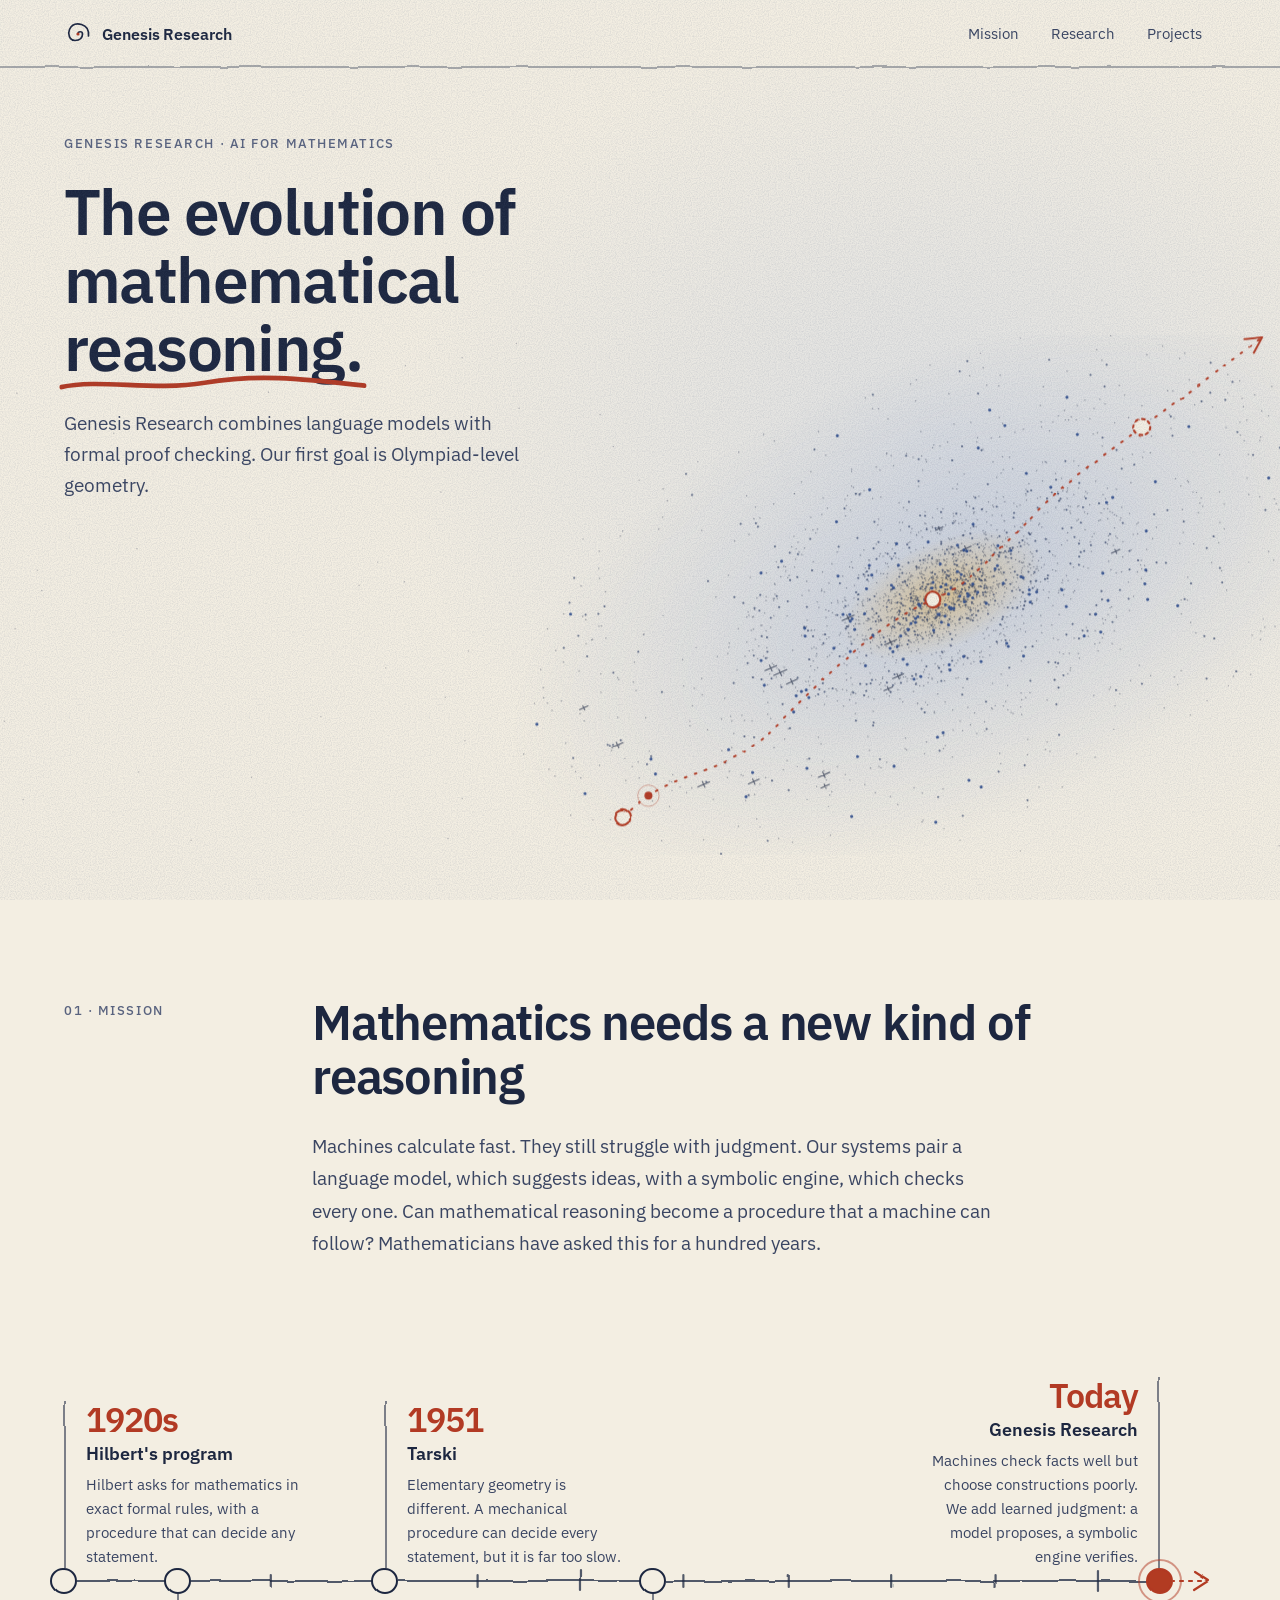
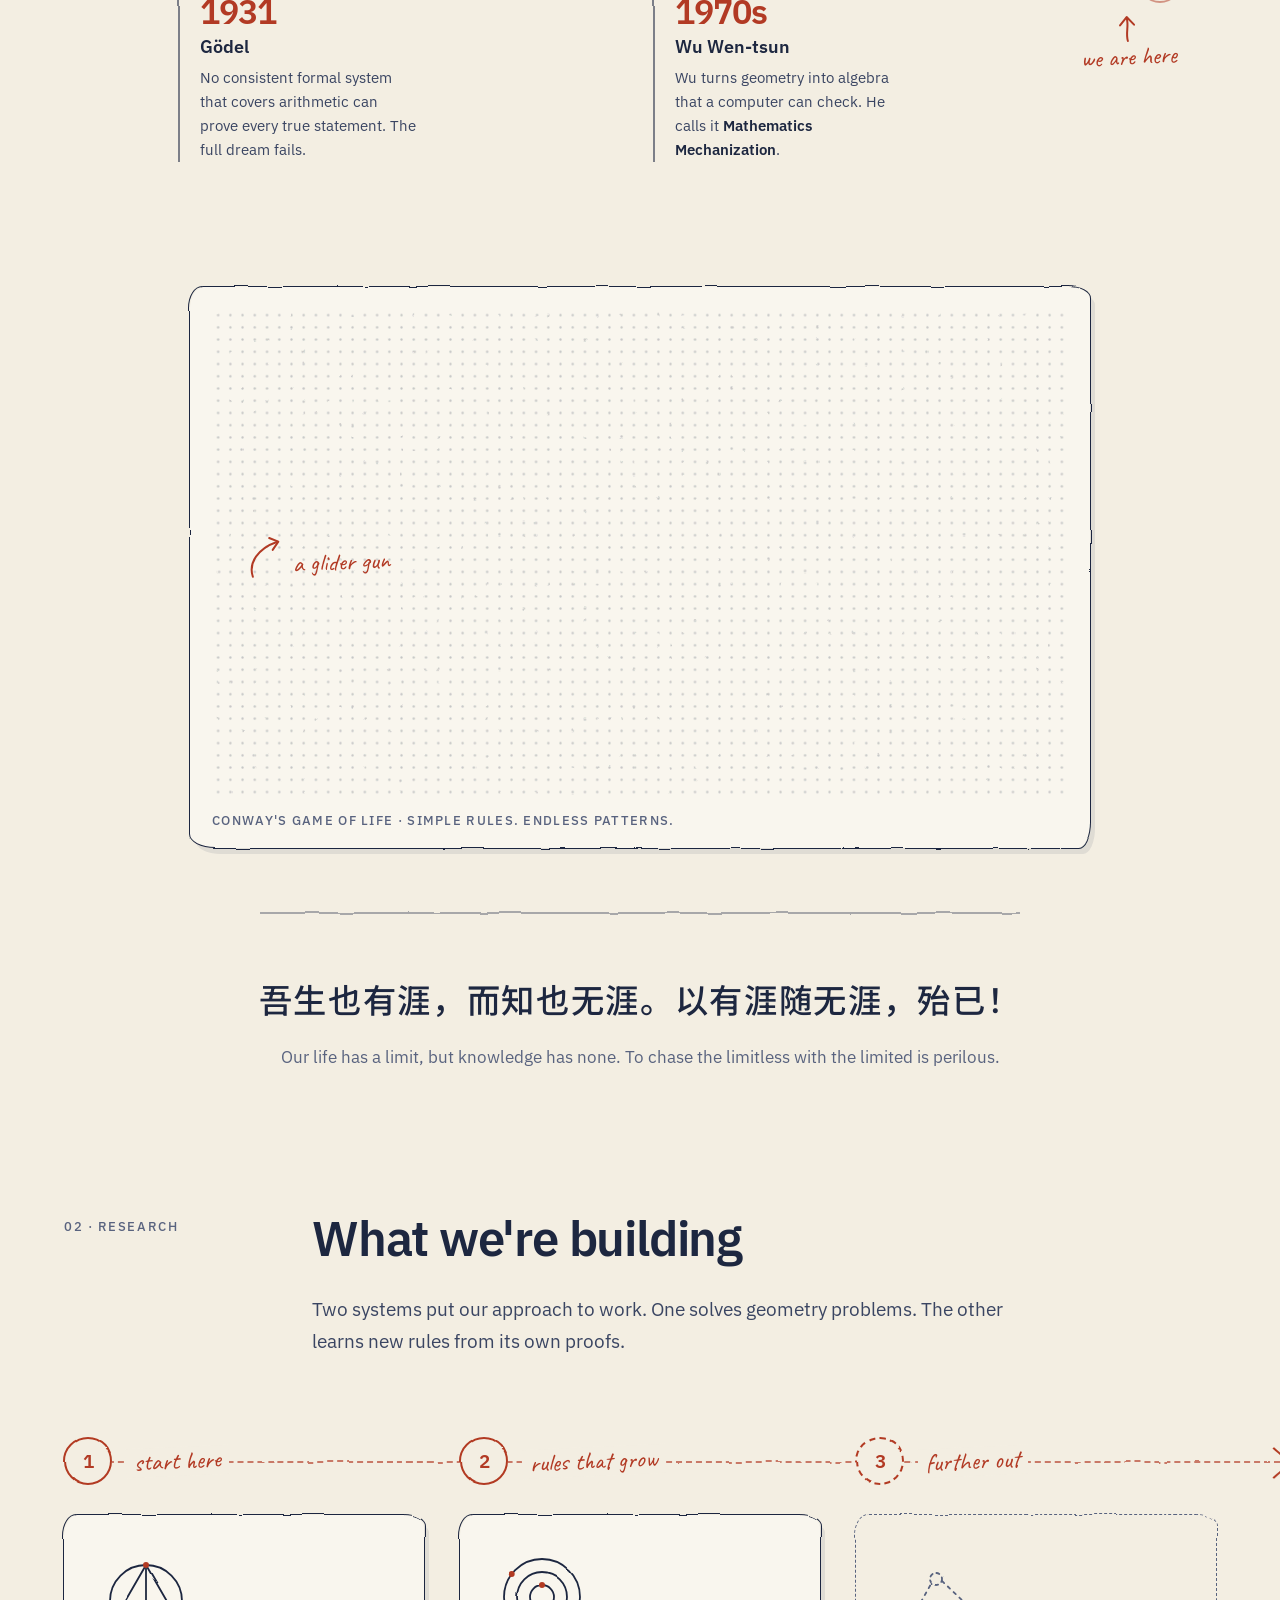
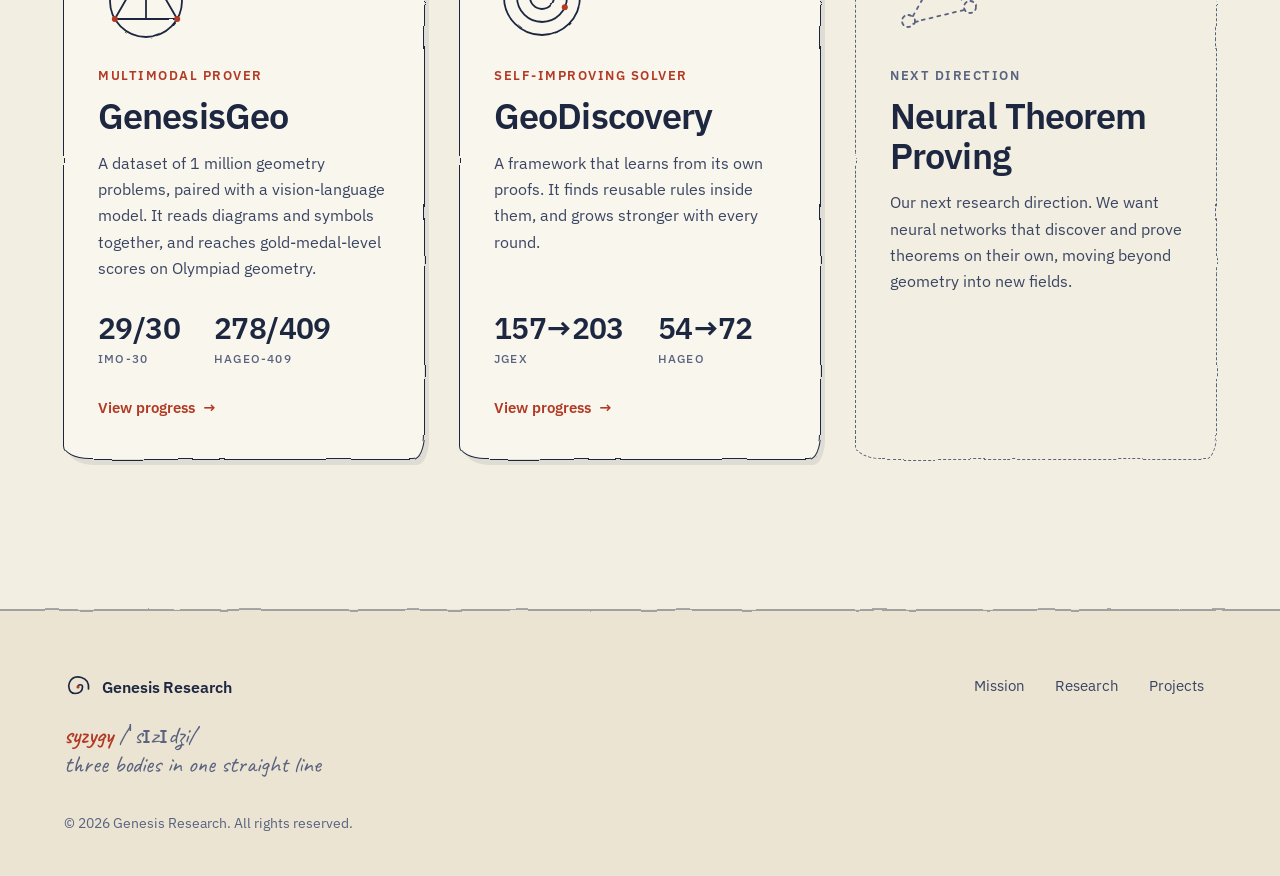
<file: index.html>
<!doctype html>
<html lang="en">
<head>
<meta charset="utf-8">
<meta name="viewport" content="width=device-width, initial-scale=1">
<title>Genesis Research: the evolution of mathematical reasoning</title>
<meta name="description" content="Genesis Research builds AI that reasons about mathematics. Language models propose ideas and a symbolic engine checks each one. Our first goal is Olympiad-level geometry.">
<meta property="og:title" content="Genesis Research: the evolution of mathematical reasoning">
<meta property="og:description" content="Genesis Research builds AI that reasons about mathematics. Language models propose ideas and a symbolic engine checks each one. Our first goal is Olympiad-level geometry.">
<meta property="og:type" content="website">
<meta name="theme-color" content="#f3eee2">
<link rel="icon" href="favicon.svg" type="image/svg+xml">
<link rel="preconnect" href="https://fonts.googleapis.com">
<link rel="preconnect" href="https://fonts.gstatic.com" crossorigin>
<link href="https://fonts.googleapis.com/css2?family=IBM+Plex+Sans:wght@400;500;600&family=Caveat:wght@500;600&display=swap" rel="stylesheet">
<link href="https://fonts.googleapis.com/css2?family=Noto+Sans+SC:wght@500&display=swap&text=%E3%80%82%E4%B9%9F%E4%BB%A5%E5%90%BE%E5%B7%B2%E6%97%A0%E6%9C%89%E6%AE%86%E6%B6%AF%E7%94%9F%E7%9F%A5%E8%80%8C%E9%9A%8F%EF%BC%81%EF%BC%8C" rel="stylesheet">
<link rel="stylesheet" href="styles.css">
</head>
<body>
<div class="page">

  <svg width="0" height="0" style="position:absolute" aria-hidden="true" focusable="false">
    <defs>
      <filter id="rough" x="-3%" y="-8%" width="106%" height="116%">
        <feTurbulence type="fractalNoise" baseFrequency="0.03" numOctaves="2" seed="4" result="n"></feTurbulence>
        <feDisplacementMap in="SourceGraphic" in2="n" scale="3.4" xChannelSelector="R" yChannelSelector="G"></feDisplacementMap>
      </filter>
      <filter id="rough2" x="-6%" y="-6%" width="112%" height="112%">
        <feTurbulence type="fractalNoise" baseFrequency="0.06" numOctaves="2" seed="9" result="n"></feTurbulence>
        <feDisplacementMap in="SourceGraphic" in2="n" scale="2" xChannelSelector="R" yChannelSelector="G"></feDisplacementMap>
      </filter>
    </defs>
  </svg>
  <div class="grain" aria-hidden="true"></div>

  <header class="nav">
    <div class="nav-in">
      <a class="brand" href="#top" aria-label="Genesis Research, home">
        <svg width="28" height="28" viewBox="0 0 28 28" fill="none" stroke="#1d2740" stroke-width="1.7" stroke-linecap="round" aria-hidden="true" style="filter:url(#rough2)">
          <path d="M14 14c0-3 4.5-3 4.5 0s-2 6.5-7.5 6.5S3.5 14 5.5 9.5 12 3 17.5 4.5 25 10 24.5 16"></path>
          <circle cx="14" cy="14" r="1.6" fill="#b23a24" stroke="none"></circle>
        </svg>
        <span>Genesis Research</span>
      </a>
      <ul class="nav-links">
        <li><a href="#mission">Mission</a></li>
        <li><a href="#research">Research</a></li>
        <li><a href="projects.html">Projects</a></li>
      </ul>
    </div>
  </header>

  <main id="top">

    <section class="hero">
      <svg class="sky" viewBox="0 0 1440 800" preserveAspectRatio="xMaxYMid slice" aria-hidden="true">
<defs>
      <radialGradient id="wash"><stop offset="0" stop-color="#7f9ad0" stop-opacity=".30"></stop><stop offset=".55" stop-color="#7f9ad0" stop-opacity=".11"></stop><stop offset="1" stop-color="#7f9ad0" stop-opacity="0"></stop></radialGradient>
      <radialGradient id="core"><stop offset="0" stop-color="#e2b45a" stop-opacity=".55"></stop><stop offset="1" stop-color="#e2b45a" stop-opacity="0"></stop></radialGradient>
    </defs>
    <path class="far" d="M897 593h.01M1145 754h.01M1065 738h.01M42 372h.01M1358 519h.01M1297 91h.01M675 197h.01M783 459h.01M19 173h.01M402 733h.01M1103 128h.01M1148 111h.01M889 101h.01M3 697h.01M302 172h.01M1415 698h.01M417 769h.01M776 542h.01M295 753h.01M995 773h.01M1287 239h.01M520 133h.01M210 52h.01M434 482h.01M5 542h.01M487 248h.01M1179 385h.01M455 385h.01M1015 46h.01M1404 18h.01M1080 676h.01M26 630h.01M527 463h.01M13 37h.01M261 764h.01M283 605h.01M1339 754h.01M496 284h.01M756 620h.01M156 599h.01M1148 688h.01M53 757h.01M131 273h.01M880 734h.01M490 739h.01M785 250h.01M456 142h.01M113 119h.01M992 797h.01M233 39h.01M1421 427h.01M584 190h.01M855 661h.01M656 337h.01M80 733h.01M47 395h.01M1207 104h.01M1054 760h.01M908 630h.01M154 348h.01M215 676h.01M425 363h.01M1439 682h.01M1405 363h.01M703 584h.01M690 233h.01M581 117h.01M543 791h.01M1382 502h.01M719 271h.01M128 218h.01M1126 694h.01M520 629h.01M1116 556h.01M956 608h.01M523 564h.01M404 389h.01M1108 553h.01M423 756h.01M936 465h.01M17 438h.01M361 537h.01M667 653h.01M932 638h.01M501 515h.01M1062 663h.01M504 674h.01M1253 551h.01M1406 765h.01M746 423h.01"></path>
    <g class="gintro"><g class="gzoom">
    <g transform="translate(1060 400) rotate(-24) scale(1 0.5)">
      <circle r="520" fill="url(#wash)"></circle>
      <circle r="120" fill="url(#core)"></circle>
      <g class="gspin gA">
        <path class="gd1" d="M32.0 108.9h.01M-30.3 145.1h.01M-198.6 15.6h.01M-23.3 22.3h.01M-218.6 -38.0h.01M-49.7 151.2h.01M-52.2 137.3h.01M251.7 -258.0h.01M73.3 -56.5h.01M29.6 14.1h.01M-55.5 -258.4h.01M0.4 32.7h.01M70.9 132.8h.01M-195.5 3.7h.01M54.9 -75.3h.01M-167.6 25.6h.01M26.7 -82.8h.01M-4.7 42.5h.01M-7.5 130.4h.01M-40.4 -25.2h.01M-40.8 -69.5h.01M379.6 -55.7h.01M20.4 27.9h.01M29.7 -86.0h.01M-47.8 -40.3h.01M-98.8 114.3h.01M397.1 253.4h.01M72.6 115.4h.01M-219.7 -59.5h.01M32.6 28.7h.01M19.3 11.6h.01M88.7 -40.5h.01M-98.1 -249.7h.01M75.5 -309.4h.01M316.0 -162.7h.01M-151.9 100.6h.01M393.2 -80.7h.01M-171.1 117.1h.01M-63.1 -251.0h.01M-8.1 -82.1h.01M383.7 282.0h.01M-245.1 -33.3h.01M426.7 198.4h.01M277.9 -268.6h.01M-55.9 -29.4h.01M83.6 66.8h.01M279.0 -243.8h.01M21.2 23.3h.01M-138.2 143.3h.01M4.5 -71.7h.01M-197.3 -87.8h.01M16.3 10.7h.01M32.5 -59.2h.01M477.8 182.7h.01M38.9 122.0h.01M139.9 -312.6h.01M501.4 84.4h.01M111.3 -2.6h.01M-3.1 33.3h.01M44.8 -288.4h.01M7.1 144.2h.01M-60.5 169.8h.01M-38.7 134.6h.01M119.1 14.0h.01M330.5 -208.1h.01M-41.5 -59.9h.01M29.6 20.6h.01M66.0 -308.2h.01M366.3 340.8h.01M88.0 76.3h.01M-49.8 4.5h.01M-10.8 -78.4h.01M-171.9 58.8h.01M-27.4 158.7h.01M66.0 112.0h.01M-48.9 -11.5h.01M73.3 -22.3h.01M426.0 13.7h.01M41.3 -64.3h.01M60.3 -282.9h.01M-57.0 17.5h.01M-200.2 -103.6h.01M8.6 25.8h.01M47.0 116.5h.01M-52.1 157.6h.01M-181.6 -157.8h.01M-128.9 -228.5h.01M-167.0 -177.0h.01M-191.6 -163.2h.01M-139.0 -192.5h.01M20.7 16.1h.01M9.7 -77.2h.01M-230.7 -54.3h.01M15.6 11.3h.01M107.0 62.9h.01M-33.5 45.3h.01M-203.2 -1.0h.01M-18.1 -257.4h.01M40.1 147.8h.01M7.2 34.2h.01M-176.3 91.7h.01M-117.6 151.4h.01M26.1 13.5h.01M23.8 33.2h.01M-11.8 -77.9h.01M60.6 129.4h.01M-50.0 12.2h.01M2.2 34.4h.01M-223.8 -61.7h.01M9.1 -310.5h.01M-224.9 -117.6h.01M406.9 226.7h.01M27.5 -65.8h.01M-75.5 145.2h.01M-105.5 127.0h.01M-4.0 46.2h.01M-27.4 -261.9h.01M-9.1 41.3h.01M-212.3 -79.8h.01M-23.1 -68.1h.01M-155.3 -219.8h.01M102.7 -6.9h.01M356.6 231.7h.01M8.8 -68.4h.01M96.6 57.6h.01M33.0 -309.6h.01M-45.7 -55.4h.01M15.6 17.2h.01M-208.7 -30.8h.01M45.3 -293.5h.01M457.8 107.3h.01M-110.5 -260.0h.01M-78.2 -283.6h.01M112.0 -23.8h.01M109.7 32.6h.01M64.6 -62.5h.01M-51.8 7.8h.01M20.4 30.5h.01M-1.9 -85.3h.01M61.4 -52.6h.01M43.7 -87.8h.01M-74.9 134.9h.01M19.3 30.2h.01M-211.5 -37.7h.01M111.1 4.4h.01M-48.6 -14.2h.01M-22.0 47.2h.01M-10.4 146.3h.01M311.4 -132.9h.01M445.6 273.3h.01M77.3 -43.6h.01M36.6 120.0h.01M210.2 -267.3h.01M-174.1 -146.5h.01M38.2 8.0h.01M-192.5 65.1h.01M62.1 -49.3h.01M28.1 -60.4h.01M-26.6 34.7h.01M-152.1 96.0h.01M159.2 -266.5h.01M28.1 -323.4h.01M84.7 -15.7h.01M-102.1 152.0h.01M-148.4 -180.3h.01M256.1 -196.0h.01M-28.3 -52.3h.01M-212.3 -102.0h.01M68.7 152.0h.01M385.2 118.2h.01M-152.0 96.3h.01M-45.2 -47.0h.01M-25.3 -42.9h.01M67.9 -64.9h.01M-159.3 88.9h.01M45.8 141.9h.01M-54.4 -36.4h.01M91.7 -29.3h.01M-42.6 -10.8h.01M294.9 -170.5h.01M385.1 132.7h.01M416.9 139.1h.01M70.0 -55.0h.01M51.9 113.7h.01M-207.9 -135.2h.01M-32.5 25.4h.01M26.3 5.9h.01M7.0 29.4h.01M101.1 -0.1h.01M440.3 119.6h.01M16.1 41.2h.01M453.8 63.5h.01M-175.7 -143.1h.01M-16.7 -56.6h.01M94.1 2.8h.01M-12.5 -52.3h.01M56.6 104.5h.01M-27.3 46.2h.01M7.7 28.8h.01M316.9 361.5h.01M-64.1 148.9h.01M-55.5 -31.5h.01M-9.3 -323.6h.01M10.3 161.4h.01M8.8 21.0h.01M385.1 -82.6h.01M-16.7 152.8h.01M122.3 -277.8h.01M-80.9 131.7h.01M86.9 -45.4h.01M-54.6 166.8h.01M180.9 -265.3h.01M-183.5 -149.8h.01M-65.7 -4.2h.01M10.0 -77.6h.01M63.6 -56.0h.01M-51.8 -290.9h.01M89.5 37.2h.01M6.8 35.3h.01M92.1 -34.3h.01M107.1 26.0h.01M-47.9 -45.9h.01M-27.5 -64.1h.01M-199.1 -102.5h.01M-14.6 31.1h.01M27.2 19.9h.01M364.5 282.6h.01M-149.8 -203.9h.01M125.1 49.4h.01M-32.6 -286.1h.01M8.7 -72.7h.01M17.0 31.4h.01M-53.5 -5.6h.01M-204.3 -51.9h.01M-11.2 -62.8h.01M23.7 31.6h.01M140.6 -297.1h.01M399.3 310.3h.01M368.4 -84.7h.01M79.8 95.6h.01M82.8 -31.1h.01M92.6 62.7h.01M12.2 -69.7h.01M-63.9 -20.1h.01M-171.2 -143.6h.01M-5.4 38.7h.01M-164.9 102.7h.01M15.4 30.6h.01M26.5 -79.3h.01M-173.6 47.6h.01M-43.3 -306.8h.01M108.2 32.9h.01M-51.1 -7.6h.01M11.0 -73.2h.01M-8.4 -73.7h.01M82.0 -7.8h.01M206.7 -247.3h.01M-66.8 156.6h.01M-50.5 -39.7h.01M0.4 44.3h.01M60.9 104.4h.01M363.9 -138.8h.01M-18.5 136.8h.01M16.6 -83.1h.01M-42.0 -302.3h.01M105.6 -283.0h.01M-3.3 -71.0h.01M-54.5 -5.2h.01M132.9 40.4h.01M-166.9 -174.4h.01M-127.3 -219.4h.01M14.8 19.2h.01M83.0 -67.4h.01M13.2 -74.7h.01M21.5 14.3h.01M44.2 -59.9h.01M82.7 -46.1h.01M-23.9 -65.8h.01M108.3 -290.8h.01M-148.1 -201.3h.01M76.2 -48.7h.01M19.2 16.8h.01M95.0 1.4h.01M-23.4 -75.0h.01M-42.7 -36.0h.01M94.4 97.4h.01M62.1 -43.8h.01M378.9 -8.8h.01M89.1 93.9h.01M-175.2 -147.4h.01M-58.3 -17.1h.01M-220.3 24.5h.01M235.9 -270.0h.01M83.2 88.7h.01M-136.0 116.3h.01M-77.8 -10.0h.01M77.6 -76.3h.01M417.3 -69.7h.01M2.5 29.4h.01M-37.5 -42.0h.01M-99.6 117.6h.01M108.4 -328.5h.01M424.9 126.2h.01M241.4 -244.6h.01M254.8 -243.8h.01M-39.1 -74.2h.01M-38.9 -62.8h.01M91.7 -5.2h.01M-177.8 64.5h.01M-205.2 -128.2h.01M-199.4 -141.7h.01M106.4 82.1h.01M149.3 -267.8h.01M98.4 -18.2h.01M-247.0 -75.9h.01M-125.5 -256.2h.01M57.2 -75.0h.01M111.3 91.5h.01M-30.2 39.1h.01M18.5 13.3h.01M34.8 146.9h.01M110.2 37.7h.01M-13.6 39.3h.01M-10.7 -67.8h.01M-63.2 1.7h.01M447.7 64.6h.01M-48.4 161.9h.01M-9.9 161.7h.01M10.2 -73.4h.01M-132.5 -236.7h.01M-205.1 -10.4h.01M-156.2 121.8h.01M67.8 -64.6h.01M70.6 96.4h.01M82.0 124.8h.01M-70.4 144.0h.01M-38.4 33.4h.01M-4.7 -82.5h.01M98.8 66.8h.01M97.1 7.2h.01M-193.0 55.8h.01M-37.0 145.4h.01M16.4 -58.7h.01M319.1 -150.9h.01M-9.4 33.4h.01M91.1 -58.2h.01M2.0 34.1h.01M-80.4 127.1h.01M300.2 366.3h.01M445.0 266.5h.01M-101.5 -243.2h.01M-50.8 27.2h.01M-38.7 7.8h.01M-103.3 124.8h.01M45.2 137.9h.01M-190.9 -90.3h.01M-55.2 -31.8h.01M-57.6 -17.6h.01M85.1 33.7h.01M-190.5 108.1h.01M-190.7 -125.3h.01M103.5 17.4h.01M-79.8 125.2h.01M13.4 165.0h.01M76.3 -53.6h.01M-137.3 117.6h.01M-13.0 -57.3h.01M-171.5 -154.7h.01M32.6 -71.6h.01M18.4 -68.2h.01M12.3 153.1h.01M291.9 -206.3h.01M47.9 -67.0h.01M37.1 -274.2h.01M-120.0 -222.5h.01M104.4 17.8h.01M-179.0 -23.4h.01M-88.8 154.3h.01M412.6 -86.0h.01M3.5 15.2h.01M325.2 -213.8h.01M-48.9 163.7h.01M-1.8 167.4h.01M25.3 150.2h.01M-106.1 137.4h.01M407.4 266.4h.01M-10.3 134.2h.01M-179.6 53.1h.01M35.5 21.9h.01M210.0 -244.1h.01M26.5 7.2h.01M-64.6 166.1h.01M3.7 -77.0h.01M4.0 -72.9h.01M-0.4 -79.8h.01M26.0 -79.1h.01M62.6 -41.4h.01M99.4 -30.2h.01M19.7 11.4h.01M280.7 445.6h.01M-157.5 -185.2h.01M52.0 124.8h.01M-8.5 43.6h.01M77.2 -46.4h.01M-100.1 133.5h.01M-19.3 38.8h.01M-37.2 -283.6h.01M29.8 111.2h.01M-16.8 -58.2h.01M-57.6 -271.5h.01M-48.7 -40.7h.01M-12.0 -78.1h.01M42.9 132.0h.01M13.0 40.1h.01M23.4 127.9h.01M381.0 -40.9h.01M34.6 150.1h.01M327.7 369.2h.01M-13.7 148.6h.01M-150.8 -176.7h.01M65.3 -57.9h.01M-143.2 130.8h.01M118.8 30.8h.01M-145.6 102.9h.01M7.3 -87.4h.01M391.4 117.1h.01M-19.8 156.2h.01M108.7 -261.9h.01M11.6 -75.8h.01M306.7 383.0h.01M-25.6 20.6h.01M-176.9 55.1h.01M-107.0 113.4h.01M103.7 39.9h.01M-210.8 -133.4h.01M113.0 -38.8h.01M-165.3 37.5h.01M37.3 -70.2h.01M19.9 -63.5h.01M93.7 -30.5h.01M-36.9 142.1h.01M-13.1 -83.2h.01M-39.4 -51.9h.01M-100.4 159.1h.01M86.6 -54.8h.01M47.5 125.4h.01M423.7 8.6h.01M-203.9 -128.4h.01M-133.4 101.3h.01M-209.7 -102.5h.01M-41.6 10.0h.01M-18.5 42.5h.01M272.8 -194.1h.01M28.3 -88.8h.01M94.7 18.1h.01M29.7 125.8h.01M91.0 43.8h.01M-125.6 -211.6h.01M-63.9 142.3h.01M15.8 19.4h.01M-32.2 -56.1h.01M187.7 -299.6h.01M-170.5 -206.0h.01M14.8 -86.5h.01M-50.6 -7.1h.01M32.4 -75.4h.01M-62.6 -41.8h.01M61.9 -73.1h.01M-17.8 47.6h.01M192.9 -254.1h.01M-60.1 146.8h.01M18.1 -70.9h.01M60.1 -316.2h.01M-26.9 -76.9h.01M399.6 -33.0h.01M75.7 94.2h.01M-9.5 -57.6h.01M393.5 212.4h.01M-12.8 -66.0h.01M-89.0 138.6h.01M-2.1 38.2h.01M-48.5 -25.9h.01M79.0 -35.4h.01M98.6 7.1h.01M36.4 -73.4h.01M50.8 -60.5h.01M-207.9 16.8h.01M83.1 84.1h.01M-3.6 -68.9h.01M57.5 -311.5h.01M386.0 -154.2h.01M-124.0 -240.2h.01M-13.2 56.4h.01M-44.6 174.8h.01M-13.4 37.1h.01M100.6 40.5h.01M77.2 85.9h.01M-65.5 -31.2h.01M-28.4 -63.2h.01M-141.8 108.7h.01M107.4 -28.6h.01M-207.2 37.4h.01M-52.0 -2.1h.01M41.1 133.2h.01M217.9 -237.4h.01M332.0 430.5h.01M185.4 -239.1h.01M7.3 144.9h.01M389.8 239.3h.01M-1.8 -56.9h.01M-222.3 -82.0h.01M14.6 151.7h.01M103.1 26.0h.01M418.7 255.7h.01M-56.0 -285.5h.01M-117.3 -186.5h.01M-55.7 -45.9h.01M-99.5 -279.7h.01M201.3 -262.0h.01M26.1 18.0h.01M20.6 32.0h.01M-39.1 30.7h.01M-57.6 -32.7h.01M-139.4 121.0h.01M11.5 26.7h.01M33.2 2.0h.01M-74.2 139.8h.01M8.1 -342.4h.01M114.6 34.4h.01M-103.0 -251.8h.01M-287.4 189.5h.01M-1.1 -41.4h.01M-39.8 84.7h.01M-284.1 238.3h.01M-25.8 -0.9h.01M-30.3 69.6h.01M168.8 205.9h.01M-299.4 167.6h.01M-108.7 -37.9h.01M26.1 55.5h.01M-85.5 -59.2h.01M214.9 80.6h.01M-29.6 -24.2h.01M99.8 -149.7h.01M219.1 4.9h.01M61.0 28.3h.01M181.2 -85.7h.01M205.3 38.1h.01M-54.1 51.2h.01M-31.5 -8.1h.01M21.1 -150.0h.01M-91.2 -57.5h.01M-53.2 -100.2h.01M-85.6 -49.8h.01M39.4 66.3h.01M2.5 -41.8h.01M211.2 -58.9h.01M53.7 3.5h.01M38.4 64.5h.01M-64.0 52.3h.01M28.3 -45.4h.01M-17.9 -30.3h.01M-353.2 172.2h.01M49.3 16.9h.01M-95.1 -101.9h.01M-3.6 -157.0h.01M58.1 35.9h.01M209.9 -93.2h.01M198.0 30.5h.01M-103.2 260.6h.01M207.8 19.7h.01M-62.7 290.1h.01M21.5 -23.0h.01M-410.0 91.8h.01M-67.0 66.2h.01M-28.3 -33.1h.01M191.3 -72.1h.01M-74.7 42.4h.01M-85.5 -15.8h.01M50.1 -12.4h.01M38.9 -25.6h.01M180.9 17.3h.01M44.2 19.3h.01M-181.8 280.4h.01M58.7 21.4h.01M-82.7 12.1h.01M115.7 -122.8h.01M-33.8 60.3h.01M-101.5 -76.2h.01M-26.4 70.8h.01M23.1 52.9h.01M29.1 66.0h.01M-395.1 -112.3h.01M-101.9 18.7h.01M-14.5 299.4h.01M-122.0 -14.5h.01M-95.2 30.8h.01M-106.5 -39.1h.01M-63.5 -98.7h.01M-89.0 49.0h.01M166.0 -106.3h.01M50.9 -23.9h.01M154.0 195.4h.01M-80.1 27.4h.01M-21.4 54.5h.01M-217.5 -352.8h.01M-90.9 309.9h.01M-363.4 136.4h.01M-82.1 73.0h.01M-152.8 289.9h.01M-97.5 21.5h.01M-105.4 -77.7h.01M-45.6 64.1h.01M-11.0 -138.3h.01M-67.1 63.5h.01M6.0 -137.2h.01M-70.3 -111.1h.01M-50.6 288.1h.01M-426.5 -87.2h.01M-288.8 185.6h.01M172.7 -84.1h.01M-99.8 -28.1h.01M53.2 -1.6h.01M-74.3 50.2h.01M156.4 200.5h.01M16.3 -47.5h.01M-303.9 -415.7h.01M42.4 -8.8h.01M37.1 -15.3h.01M-408.0 -175.8h.01M-59.5 -139.0h.01M-75.2 47.1h.01M140.9 213.4h.01M-3.6 55.7h.01M55.7 -31.0h.01M-32.1 -157.1h.01M-53.6 69.5h.01M232.5 32.5h.01M-235.1 198.1h.01M-1.9 -27.4h.01M-389.3 -45.5h.01M205.8 43.2h.01M-42.0 -114.6h.01M92.9 -138.0h.01M-9.8 81.3h.01M217.6 119.7h.01M-395.1 98.8h.01M-105.5 4.6h.01M-10.5 -49.5h.01M-32.1 -124.0h.01M-365.6 132.9h.01M-265.0 213.7h.01M-297.7 118.5h.01M-425.6 -68.9h.01M-91.7 4.3h.01M211.2 131.3h.01M-90.7 17.9h.01M-72.7 63.0h.01M80.9 -140.6h.01M-146.0 252.6h.01M-359.2 122.7h.01M42.1 16.0h.01M60.7 -3.5h.01M-90.1 -31.3h.01M12.8 78.9h.01M-380.9 -228.6h.01M47.3 -17.8h.01M1.1 -146.1h.01M-30.6 -31.9h.01M42.6 -28.7h.01M3.9 275.9h.01M-49.1 89.6h.01M15.0 295.8h.01M112.1 255.4h.01M62.0 29.4h.01M-64.4 66.2h.01M-28.3 -22.4h.01M-74.9 34.3h.01M-31.4 -32.1h.01M-367.0 -250.0h.01M-102.5 -19.5h.01M-8.4 -35.4h.01M-100.6 9.8h.01M228.9 53.1h.01M-22.6 84.9h.01M197.2 143.8h.01M-54.4 66.3h.01M46.4 12.8h.01M170.5 -67.3h.01M59.1 8.5h.01M-83.4 287.7h.01M-213.9 214.1h.01M-83.4 18.2h.01M104.0 236.2h.01M30.1 -135.7h.01M131.2 218.7h.01M-1.1 -44.7h.01M50.3 9.2h.01M195.6 -76.2h.01M-38.4 59.1h.01M212.6 -13.7h.01M-243.3 213.8h.01M27.5 62.7h.01M-107.3 285.8h.01M93.1 277.1h.01M59.9 311.9h.01M-457.6 27.5h.01M-29.2 68.3h.01M-18.8 -32.9h.01M27.0 318.4h.01M194.9 -81.2h.01M-97.9 44.8h.01M224.8 -15.9h.01M70.9 -141.6h.01M186.7 83.1h.01M-73.0 55.7h.01M46.8 36.3h.01M-45.8 74.9h.01M58.8 -131.8h.01M174.6 -30.7h.01M-46.8 -137.2h.01M171.7 -104.0h.01M29.5 301.7h.01M21.0 -147.4h.01M34.1 -33.2h.01M162.6 -86.7h.01M130.0 -117.9h.01M-69.5 -95.8h.01M45.2 33.9h.01M-456.7 -153.5h.01M35.1 -21.0h.01M-14.9 -39.3h.01M53.2 30.9h.01M169.7 -55.2h.01M83.5 -130.6h.01M-25.3 66.2h.01M121.2 -113.6h.01M158.2 274.5h.01M-2.8 -40.3h.01M30.9 38.2h.01M53.5 28.1h.01M177.8 -105.2h.01M-45.6 68.8h.01M28.1 47.0h.01M-82.8 25.4h.01M56.5 45.3h.01M-10.6 -22.5h.01M-29.9 63.6h.01M231.1 93.3h.01M-13.6 70.8h.01M29.3 -133.9h.01M-66.6 -125.8h.01M12.1 283.9h.01M234.5 30.5h.01M-34.4 -4.6h.01M134.5 240.5h.01M146.4 -73.2h.01M-30.3 292.7h.01M-26.3 96.6h.01M134.7 257.6h.01M-88.2 -14.8h.01M-10.5 -35.1h.01M-0.9 277.3h.01M-108.4 282.2h.01M11.2 -29.6h.01M-58.8 -138.2h.01M-199.0 232.6h.01M-2.9 83.2h.01M164.5 -63.7h.01M-89.0 50.8h.01M169.5 202.6h.01M198.5 54.5h.01M93.1 -134.0h.01M-70.5 72.6h.01M-371.3 -126.9h.01M-23.1 -17.4h.01M224.0 50.3h.01M28.1 -141.9h.01M-166.3 318.7h.01M-12.1 79.2h.01M133.2 198.5h.01M131.8 -128.1h.01M68.8 -157.2h.01M-2.7 -35.6h.01M25.8 245.9h.01M-32.7 76.8h.01M151.0 -97.9h.01M-32.8 -23.4h.01M-455.4 -139.2h.01M-454.7 -40.0h.01M217.0 128.9h.01M-112.3 -32.3h.01M-367.0 -349.2h.01M-112.6 1.7h.01M97.1 272.1h.01M-273.8 222.3h.01M-100.8 21.4h.01M12.7 -26.2h.01M194.8 116.5h.01M44.6 43.8h.01M63.0 29.6h.01M7.6 -151.3h.01M-207.0 308.3h.01M-85.8 -99.8h.01M-143.8 -479.7h.01M115.9 209.3h.01M184.4 12.6h.01M-50.5 71.4h.01M-53.1 53.7h.01M-99.3 -48.5h.01M-455.1 45.3h.01M220.4 111.0h.01M-102.2 -78.8h.01M16.6 62.7h.01M-2.7 -24.8h.01M-8.8 -138.6h.01M45.5 281.3h.01M98.7 267.3h.01M103.3 -160.7h.01M169.2 -50.4h.01M50.4 54.4h.01M-25.3 -37.5h.01M50.0 39.9h.01M-43.7 -117.4h.01M61.6 33.0h.01M-8.9 72.2h.01M113.1 244.7h.01M50.7 26.0h.01M6.4 -28.4h.01M-27.0 -22.1h.01M196.0 177.9h.01M39.6 53.2h.01M50.5 9.8h.01M142.2 -111.7h.01M-396.9 69.0h.01M211.8 -48.2h.01M77.1 297.1h.01M17.2 74.8h.01M97.5 231.9h.01M38.1 60.8h.01M-28.5 -28.4h.01M1.9 -40.8h.01M17.6 78.1h.01M145.7 -111.4h.01M-25.7 68.3h.01M-65.7 312.3h.01M51.3 -4.1h.01M-86.7 -51.2h.01M-99.5 20.7h.01M8.5 -34.5h.01M-419.9 -208.6h.01M25.5 -168.0h.01M51.1 35.8h.01M60.2 -3.9h.01M151.1 -94.6h.01M50.1 -3.2h.01M-143.4 294.7h.01M-332.4 -403.9h.01M-28.5 -12.2h.01M14.8 -151.8h.01M-57.3 -106.8h.01M35.3 -33.6h.01M-5.6 -32.5h.01M34.5 36.3h.01M10.6 64.0h.01M17.4 75.7h.01M186.6 -34.2h.01M31.4 -31.7h.01M211.5 -34.3h.01M-70.1 52.4h.01M-459.0 13.8h.01M-97.3 14.6h.01M189.3 -94.8h.01M98.6 197.8h.01M-64.6 67.3h.01M168.8 179.2h.01M172.6 -29.8h.01M34.4 -39.9h.01M172.3 -64.4h.01M48.0 -151.3h.01M33.7 -34.0h.01M-41.0 297.4h.01M147.9 227.7h.01M37.8 -22.7h.01M-84.9 40.3h.01M-124.1 -11.4h.01M-372.4 52.8h.01M1.2 -147.3h.01M215.6 -3.0h.01M-44.7 -141.4h.01M-3.0 -26.2h.01M33.3 -29.2h.01M-92.3 29.3h.01M210.7 -17.7h.01M-97.2 -24.3h.01M-388.3 -225.9h.01M18.2 -36.8h.01M-81.3 0.7h.01M185.2 202.8h.01M70.8 -141.1h.01M67.4 -167.5h.01M-97.6 23.1h.01M-68.3 -117.1h.01M-35.0 82.9h.01M-56.1 -110.5h.01M31.5 54.5h.01M-23.9 89.9h.01M-400.7 13.3h.01M-19.5 -13.2h.01M37.7 -18.1h.01M205.0 -5.2h.01M4.7 73.4h.01M251.2 56.7h.01M-0.7 280.3h.01M43.1 42.9h.01M-54.3 66.6h.01M25.7 -41.1h.01M-99.4 -17.2h.01M-1.9 -42.4h.01M-15.3 -24.2h.01M-111.4 33.7h.01M209.6 -26.0h.01M-364.5 -248.4h.01M140.2 242.1h.01M44.1 -29.3h.01M194.9 -9.0h.01M185.1 102.6h.01M-92.0 -74.3h.01M-69.0 317.1h.01M-64.9 54.9h.01M152.5 205.8h.01M205.9 -29.0h.01M179.7 -57.9h.01M-357.2 155.0h.01M5.7 74.7h.01M196.8 -9.7h.01M-90.1 44.5h.01M200.9 -23.2h.01M23.1 -16.3h.01M-64.0 48.0h.01M-33.4 -8.1h.01M-34.7 68.9h.01M-24.6 -151.0h.01M-58.3 77.2h.01M210.2 56.0h.01M-27.0 -14.6h.01M41.9 -6.5h.01M-344.6 -347.9h.01M-39.3 275.9h.01M-340.8 -368.9h.01M-28.7 -5.2h.01M160.4 231.2h.01M127.6 214.6h.01M-304.2 178.6h.01M76.3 277.0h.01M213.7 -7.3h.01M-216.7 251.9h.01M107.8 -145.5h.01M-17.1 -27.5h.01M-95.5 32.3h.01M-296.0 242.6h.01M53.3 40.6h.01M-328.9 210.6h.01M36.3 273.5h.01M-101.0 -84.2h.01M-120.8 -64.0h.01M-83.6 -61.5h.01M-0.7 -163.7h.01M38.0 35.9h.01M18.7 308.2h.01M-345.6 167.7h.01M15.3 -30.6h.01M69.8 -139.1h.01M23.3 -141.4h.01M202.9 87.0h.01M94.3 225.2h.01M145.0 234.8h.01M-29.6 -16.8h.01M176.8 -3.4h.01M-106.1 -33.4h.01M-377.5 -275.2h.01M-379.5 -228.7h.01M26.4 -142.1h.01M-203.4 303.5h.01M-105.1 -17.5h.01M-36.0 -127.0h.01M25.0 -31.2h.01M48.4 35.5h.01M134.5 -140.1h.01M39.0 287.5h.01M9.8 -40.1h.01M184.1 -40.1h.01M55.8 -148.9h.01M-39.1 -138.5h.01M52.8 28.1h.01M-83.4 31.8h.01M142.1 -75.0h.01M212.4 148.5h.01M-71.1 -108.1h.01M-97.8 -16.4h.01M47.8 -140.3h.01M-30.4 -119.1h.01M132.4 -131.9h.01M42.8 -8.5h.01M28.1 58.0h.01M192.9 -50.7h.01M32.2 -16.6h.01M4.5 -150.2h.01M33.8 288.0h.01M0.1 70.9h.01M-80.9 54.3h.01M-76.6 -117.5h.01M34.2 63.3h.01M20.5 -186.5h.01M-65.4 59.8h.01M-23.7 -33.5h.01M-74.7 47.2h.01M52.8 36.2h.01M-63.7 342.1h.01M188.9 113.8h.01M-28.6 -7.4h.01M16.6 277.0h.01M-388.8 64.8h.01M-430.2 36.5h.01M-25.2 -144.8h.01M-79.0 81.4h.01M3.2 -38.5h.01M-18.1 66.8h.01M-62.5 -106.3h.01M-113.6 -8.1h.01M-23.3 77.9h.01M242.2 76.6h.01M-47.5 69.2h.01M-70.0 52.0h.01M-410.9 17.0h.01M-113.4 -6.9h.01M217.3 8.8h.01M117.3 -113.5h.01M34.9 -158.5h.01M-28.8 -19.1h.01M49.3 -33.0h.01M23.1 50.4h.01M70.4 -122.3h.01M-41.1 60.7h.01M44.8 -5.2h.01M-95.7 -31.9h.01M193.3 46.6h.01M-202.0 252.9h.01M-46.4 -93.8h.01M221.6 124.8h.01M175.2 -97.2h.01M88.0 -118.1h.01M-27.7 316.3h.01M-15.0 -28.1h.01M34.2 -37.0h.01M181.3 -58.2h.01M196.4 38.9h.01M17.1 304.4h.01M-87.0 -78.0h.01M-468.5 -150.4h.01M-104.7 -8.5h.01M35.2 -41.9h.01M-30.3 -140.0h.01M-392.0 158.4h.01M14.9 -163.7h.01M48.8 -157.3h.01M-186.4 256.6h.01M-109.8 -23.5h.01M61.5 36.0h.01M23.6 -131.6h.01M19.2 74.4h.01M-43.0 -133.9h.01M-216.6 278.8h.01M-238.2 -473.5h.01M49.7 22.1h.01M40.3 -176.5h.01M59.7 -209.0h.01M30.1 -43.0h.01M61.0 -28.2h.01M-5.5 -45.2h.01M176.5 -100.4h.01M38.7 -51.4h.01M28.8 82.5h.01M237.1 257.6h.01M196.6 -154.8h.01M38.9 96.9h.01M-132.4 -87.3h.01M2.6 -206.7h.01M-154.0 -59.3h.01M-111.3 41.5h.01M298.3 205.8h.01M58.0 82.6h.01M14.5 406.3h.01M-31.8 -19.6h.01M17.8 -59.2h.01M307.0 46.9h.01M-127.6 6.6h.01M-34.0 -203.1h.01M276.3 91.9h.01M60.3 -41.7h.01M-49.3 99.2h.01M59.2 -30.9h.01M304.8 18.6h.01M-115.4 65.9h.01M-27.8 -41.6h.01M5.9 -64.4h.01M42.4 94.0h.01M2.9 -42.0h.01M63.6 -204.4h.01M170.5 324.9h.01M-13.2 -171.7h.01M-123.9 -71.1h.01M113.2 -226.9h.01M-30.8 -16.3h.01M-13.3 30.1h.01M-115.4 -0.1h.01M77.5 -173.6h.01M-146.0 -20.6h.01M38.9 -59.2h.01M-129.8 35.5h.01M128.5 346.7h.01M80.7 17.0h.01M0.2 -215.0h.01M-78.6 97.1h.01M116.3 -196.7h.01M-140.5 -27.6h.01M-10.7 -188.5h.01M81.9 54.5h.01M74.1 73.1h.01M140.1 -149.2h.01M-138.8 -15.6h.01M64.1 -28.1h.01M22.7 97.2h.01M-129.6 -60.1h.01M24.5 116.5h.01M53.1 75.4h.01M39.9 73.7h.01M-27.6 10.2h.01M242.8 283.8h.01M249.6 235.0h.01M167.0 -179.6h.01M66.4 -213.6h.01M120.2 -201.8h.01M-21.0 92.8h.01M260.6 188.4h.01M-111.6 68.4h.01M52.5 -40.0h.01M-157.5 10.5h.01M300.9 65.2h.01M-6.4 -65.3h.01M63.6 -245.7h.01M72.4 -23.3h.01M154.0 -169.3h.01M-130.0 57.3h.01M308.2 22.5h.01M-27.3 -33.9h.01M132.3 -221.4h.01M31.2 -63.9h.01M-144.2 -127.4h.01M-26.0 119.6h.01M332.2 42.0h.01M130.8 343.7h.01M-10.8 23.8h.01M-121.1 -121.9h.01M-132.0 51.2h.01M44.5 -31.3h.01M-10.0 24.3h.01M-162.6 17.5h.01M163.9 -181.0h.01M-146.2 21.9h.01M-82.2 -142.6h.01M69.3 45.2h.01M-31.7 26.3h.01M199.3 -140.7h.01M-155.5 -10.2h.01M-32.4 113.0h.01M-145.3 366.8h.01M62.8 60.0h.01M52.9 -53.0h.01M-350.1 390.0h.01M-87.8 399.3h.01M34.4 70.6h.01M-150.1 -46.9h.01M125.3 -228.9h.01M57.0 -29.1h.01M-8.3 16.1h.01M304.3 -10.7h.01M154.6 348.2h.01M109.9 -192.0h.01M109.9 345.3h.01M10.8 -46.4h.01M70.7 9.8h.01M-37.2 -30.9h.01M267.8 111.4h.01M287.7 -135.0h.01M247.6 -114.1h.01M-78.2 -150.9h.01M-125.9 33.2h.01M-112.4 -156.7h.01M-119.8 -114.1h.01M-17.2 33.0h.01M-132.5 -41.8h.01M-126.3 -76.3h.01M-25.4 26.5h.01M-67.8 95.4h.01M52.6 52.0h.01M308.2 145.8h.01M77.9 -228.5h.01M7.6 -50.6h.01M-122.1 -118.8h.01M228.9 -192.7h.01M-99.0 -165.0h.01M24.7 84.2h.01M167.8 -177.0h.01M-38.1 -22.3h.01M227.4 -58.0h.01M-143.2 20.9h.01M-7.2 -43.0h.01M68.4 5.7h.01M331.3 71.3h.01M39.2 420.1h.01M-37.8 112.9h.01M34.6 -51.9h.01M-89.6 87.7h.01M295.2 -5.6h.01M320.2 122.3h.01M-7.0 -33.4h.01M49.5 -34.8h.01M-21.7 20.4h.01M-29.0 -40.7h.01M47.5 -20.4h.01M-155.9 5.9h.01M-146.1 -7.7h.01M-30.0 123.3h.01M-134.8 -131.1h.01M-135.6 -16.7h.01M-16.9 400.3h.01M-99.4 54.6h.01M130.2 -195.1h.01M66.5 78.7h.01M72.6 -0.2h.01M-2.0 -229.0h.01M308.3 56.2h.01M-224.7 391.7h.01M243.4 229.1h.01M-33.2 -189.3h.01M-88.2 -184.5h.01M34.4 -182.0h.01M-30.9 -26.3h.01M-153.9 -5.4h.01M-27.6 -19.3h.01M40.6 398.0h.01M-132.9 -152.3h.01M-7.6 -185.4h.01M286.0 44.2h.01M-158.4 -9.4h.01M318.6 105.0h.01M310.6 37.7h.01M137.5 365.6h.01M-50.9 115.6h.01M-124.6 448.0h.01M-118.9 -56.3h.01M304.9 -6.7h.01M-46.4 -22.5h.01M-150.3 -71.6h.01M245.3 -58.1h.01M-34.9 -6.1h.01M177.4 356.4h.01M-39.1 11.6h.01M81.9 -30.7h.01M259.8 -115.0h.01M67.8 40.5h.01M-7.1 31.6h.01M-292.7 402.1h.01M-29.4 52.8h.01M-81.9 -19.3h.01M21.4 35.1h.01M-45.9 222.7h.01M-260.7 64.0h.01M2.7 -114.1h.01M-277.5 93.9h.01M27.1 -12.6h.01M-124.1 175.8h.01M-22.9 51.1h.01M-41.8 246.0h.01M419.8 -347.4h.01M136.0 85.6h.01M-32.4 -92.1h.01M94.6 190.8h.01M-292.2 -14.5h.01M-66.3 205.4h.01M-35.5 -341.3h.01M23.1 -20.0h.01M-31.1 -90.2h.01M110.8 -46.2h.01M7.4 -30.8h.01M13.8 -446.8h.01M-77.5 -2.2h.01M-58.2 -50.8h.01M-74.0 -2.6h.01M-1.0 -89.5h.01M-228.4 61.3h.01M-285.3 -48.7h.01M19.6 30.3h.01M-272.9 55.9h.01M128.6 -425.6h.01M73.2 -89.7h.01M-5.8 -35.3h.01M22.7 -87.0h.01M64.8 141.9h.01M-21.0 209.6h.01M27.2 -11.0h.01M-67.3 23.2h.01M77.9 -75.4h.01M130.5 7.6h.01M-7.1 44.5h.01M-210.7 -236.2h.01M-85.2 -35.2h.01M133.5 -48.3h.01M-74.7 200.0h.01M-63.8 -15.1h.01M33.8 -84.7h.01M128.3 100.1h.01M-296.3 -104.7h.01M-89.4 183.6h.01M39.0 2.3h.01M-14.1 -82.9h.01M-6.2 -117.2h.01M119.8 -75.3h.01M75.9 180.8h.01M-39.9 67.5h.01M271.1 -362.8h.01M117.7 -45.4h.01M-13.3 195.0h.01M-78.7 -22.0h.01M-61.7 -85.1h.01M131.3 -55.8h.01M-16.1 60.8h.01M-22.5 45.8h.01M3.1 -28.1h.01M133.9 23.6h.01M-253.0 85.1h.01M-51.7 37.7h.01M-14.4 -95.5h.01M47.8 -103.8h.01M97.5 -109.2h.01M145.6 6.1h.01M-25.0 254.5h.01M125.0 111.0h.01M-219.6 116.9h.01M87.8 153.5h.01M-260.6 76.6h.01M158.2 70.8h.01M115.6 -73.4h.01M-21.4 61.7h.01M33.1 -107.5h.01M12.8 -100.9h.01M147.6 62.8h.01M-60.8 -34.2h.01M166.2 13.8h.01M-51.8 -69.9h.01M38.5 -105.8h.01M128.8 84.3h.01M109.1 -61.3h.01M-319.0 38.1h.01M52.7 -110.4h.01M-232.7 97.2h.01M-21.3 184.4h.01M175.2 98.2h.01M-81.3 -16.3h.01M-259.2 -79.6h.01M136.5 73.7h.01M61.4 -423.3h.01M438.2 -317.9h.01M-54.7 37.9h.01M-70.3 -25.2h.01M71.2 -88.7h.01M71.5 -94.9h.01M-219.4 134.1h.01M-75.1 200.3h.01M-44.5 51.1h.01M-270.7 13.4h.01M71.1 -76.9h.01M-192.6 195.5h.01M27.2 -5.5h.01M24.4 33.3h.01M-12.9 -63.5h.01M92.7 -483.7h.01M122.2 97.3h.01M146.2 -429.6h.01M-16.5 41.0h.01M-28.0 -94.8h.01M-59.3 34.2h.01M-48.7 -86.8h.01M24.4 -33.6h.01M-297.5 -35.5h.01M-76.9 -4.1h.01M21.5 167.3h.01M-27.6 55.2h.01M133.0 -19.1h.01M-47.5 -60.5h.01M-286.0 121.0h.01M412.2 -328.9h.01M-67.0 20.7h.01M21.2 -92.8h.01M2.8 -91.1h.01M99.0 161.8h.01M-64.6 34.8h.01M-69.0 -38.4h.01M36.6 21.9h.01M-55.6 -393.8h.01M-152.1 -324.8h.01M66.3 -109.5h.01M79.2 -109.1h.01M-61.1 -48.6h.01M19.7 -441.0h.01M-233.9 85.4h.01M146.5 92.3h.01M97.8 -95.8h.01M-72.4 35.9h.01M56.2 188.1h.01M-233.4 -202.8h.01M-90.9 174.9h.01M32.9 -88.9h.01M108.1 102.9h.01M-27.4 41.0h.01M130.4 125.7h.01M-49.8 199.4h.01M94.0 -59.4h.01M-89.7 -16.5h.01M18.7 46.6h.01M32.5 -20.8h.01M-42.5 -107.2h.01M-65.2 212.2h.01M82.2 -98.7h.01M-55.9 38.8h.01M-11.5 -75.7h.01M173.2 46.8h.01M-188.6 -301.0h.01M51.1 208.3h.01M-79.2 -56.0h.01M111.5 -67.9h.01M-6.8 63.0h.01M72.0 -85.5h.01M25.1 -15.1h.01M-273.8 66.8h.01M-23.5 57.3h.01M176.5 26.2h.01M53.2 -129.7h.01M125.2 -71.8h.01M-67.2 18.5h.01M71.9 -466.0h.01M-5.1 -102.7h.01M85.2 168.6h.01M-12.8 51.2h.01M1.0 -96.3h.01M18.2 41.2h.01M31.9 22.1h.01M120.3 -45.5h.01M112.9 -65.0h.01M111.3 147.0h.01M-3.4 -17.1h.01M86.1 -83.8h.01M-69.2 -45.2h.01M-302.8 62.3h.01M-1.8 -28.0h.01M99.0 -407.6h.01M93.6 -75.7h.01M-307.4 -0.9h.01M-32.3 -99.7h.01M-283.5 53.0h.01M136.2 114.3h.01M11.7 -48.3h.01M81.6 29.1h.01M1.0 -56.9h.01M53.3 68.6h.01M132.8 -58.1h.01M3.7 -43.3h.01M44.6 41.0h.01M35.8 -5.5h.01M-5.0 28.3h.01M-70.9 13.6h.01M-205.8 -14.6h.01M-35.8 42.7h.01M-11.0 -36.3h.01M37.3 -45.4h.01M82.2 40.8h.01M41.4 15.0h.01M62.9 -66.2h.01M-78.2 51.5h.01M-5.9 57.3h.01M15.1 -31.6h.01M35.0 -17.3h.01M6.5 84.4h.01M-8.0 25.0h.01M20.8 -15.6h.01M-24.6 54.4h.01M80.4 -33.6h.01M-9.8 9.3h.01M-24.0 81.1h.01M9.6 60.8h.01M28.5 -11.4h.01M-134.8 74.1h.01M-14.9 -75.9h.01M-10.0 12.6h.01M-2.5 26.1h.01M72.3 70.2h.01M26.8 -58.1h.01M69.4 34.2h.01M-106.9 -63.9h.01M-62.3 14.4h.01M-39.4 1.6h.01M6.8 -16.3h.01M17.1 -10.9h.01M-0.1 75.4h.01M12.3 -29.3h.01M110.4 -7.4h.01M15.5 -21.1h.01M-93.6 -13.4h.01M-65.9 -156.7h.01M-16.6 -1.2h.01M-56.3 -28.6h.01M-4.3 95.0h.01M-54.3 24.5h.01M2.1 10.0h.01M130.6 79.9h.01M85.1 6.9h.01M133.8 -10.1h.01M166.7 180.1h.01M-61.1 -1.2h.01M-25.9 -67.2h.01M-51.8 -26.9h.01M-14.6 108.9h.01M-59.8 -164.3h.01M72.7 -83.5h.01M-3.5 18.9h.01M41.0 17.0h.01M35.1 -106.1h.01M-20.5 19.6h.01M28.5 -2.9h.01M47.0 5.1h.01M6.0 26.5h.01M-37.8 -46.7h.01M49.9 -131.8h.01M22.0 75.5h.01M15.7 59.6h.01M0.9 -36.0h.01M34.9 11.4h.01M109.1 -32.9h.01M-30.6 36.2h.01M-13.6 46.0h.01M-25.4 47.0h.01M-131.6 86.7h.01M18.4 -33.3h.01M96.4 5.4h.01M53.3 -47.1h.01M79.1 -33.2h.01M-23.7 37.5h.01M71.6 -74.6h.01M-38.9 -58.2h.01M-5.4 -23.1h.01M-34.3 23.9h.01M-51.3 -54.5h.01M34.9 -66.3h.01M156.8 -76.1h.01M-109.8 94.7h.01M38.2 37.3h.01M103.7 15.9h.01M10.4 65.7h.01M35.0 9.4h.01M7.7 25.9h.01M17.7 4.3h.01M-5.6 59.0h.01M-89.6 25.4h.01M77.5 38.5h.01M-56.5 31.1h.01M49.2 29.1h.01M76.1 -57.2h.01M21.2 60.7h.01M2.7 55.6h.01M-54.4 141.5h.01M-13.3 5.0h.01M91.9 33.8h.01M51.7 10.8h.01M-74.0 -7.6h.01M-27.9 -114.6h.01M-110.6 -79.6h.01M-1.4 50.9h.01M-17.8 11.4h.01M51.7 -31.6h.01M0.1 -0.1h.01M-0.1 14.1h.01M-7.7 -13.0h.01M110.7 28.3h.01M58.5 67.2h.01M36.7 13.0h.01M26.9 -21.4h.01M-18.8 16.2h.01M5.9 23.8h.01M69.4 -75.2h.01M-17.6 2.2h.01M14.9 -1.5h.01M13.4 42.8h.01M-117.4 -84.9h.01M-28.4 -61.6h.01M-45.3 -3.4h.01M-77.2 133.3h.01M-102.2 -20.5h.01M132.1 18.6h.01M11.1 -14.4h.01M3.6 117.6h.01M-29.9 -35.7h.01M-27.9 10.7h.01M23.4 6.8h.01M14.6 -21.9h.01M97.5 15.9h.01M-3.4 63.9h.01M19.1 68.4h.01M16.0 30.3h.01M-59.0 -37.3h.01M-28.3 30.6h.01M85.8 -28.4h.01M-18.9 18.3h.01M101.2 20.0h.01M35.5 -140.4h.01M70.8 6.3h.01M-114.8 11.9h.01M-66.8 3.4h.01M78.8 56.5h.01M19.8 33.6h.01M-23.1 27.0h.01M73.1 -3.3h.01M-5.5 -68.1h.01M-34.1 62.1h.01M114.8 17.7h.01M157.5 -13.2h.01M-26.0 -40.3h.01M26.7 -20.1h.01M-78.5 -60.6h.01M34.4 21.8h.01M42.1 161.7h.01M36.6 9.7h.01M-14.9 -22.9h.01M-6.7 -24.8h.01M-94.6 -42.6h.01M18.8 -42.0h.01M9.9 15.3h.01M29.3 -68.2h.01M49.7 -103.1h.01M-0.3 -36.4h.01M-18.2 -41.8h.01M0.2 38.0h.01M20.8 51.8h.01M45.1 1.5h.01M-33.2 -2.0h.01M-12.6 -116.5h.01M-32.1 70.1h.01M-41.4 49.4h.01M-59.7 5.2h.01M109.1 123.0h.01M-23.8 183.8h.01M127.8 54.4h.01M-109.9 -84.1h.01M-17.3 81.1h.01M-6.0 24.5h.01M47.9 7.7h.01M111.1 -28.1h.01M-16.5 37.7h.01M59.4 8.1h.01M-8.3 -24.9h.01M1.8 -86.2h.01M46.5 -56.3h.01M5.4 11.8h.01M12.4 5.8h.01M47.5 54.7h.01M15.6 -17.4h.01M21.6 -35.3h.01M80.7 75.7h.01M-19.1 22.5h.01M-133.8 9.4h.01M70.6 -47.2h.01M-30.3 -3.1h.01M-161.5 35.1h.01M-5.5 6.0h.01M-121.8 22.8h.01M68.2 -36.4h.01M-8.1 36.5h.01M46.0 25.1h.01M-52.2 -15.4h.01M-30.1 34.9h.01M58.9 -15.5h.01M16.5 30.5h.01M-10.6 42.5h.01M66.2 -30.4h.01M-152.3 138.1h.01M25.6 -127.4h.01M-54.3 42.7h.01M-25.1 -51.6h.01M-58.2 -54.8h.01M30.8 6.9h.01M16.7 5.8h.01M-6.4 16.8h.01M-40.9 40.6h.01M-17.6 88.2h.01M29.4 -0.3h.01M37.0 13.7h.01M-24.0 24.5h.01M-134.0 123.7h.01M-70.2 31.9h.01M95.8 94.6h.01M-42.1 6.7h.01M-31.2 -46.7h.01M92.8 22.0h.01M68.6 33.9h.01M34.7 25.6h.01M-27.5 37.3h.01M-0.8 -47.7h.01M-41.7 37.8h.01M45.6 1.5h.01M-16.1 21.1h.01M45.8 -141.5h.01M-62.3 -0.8h.01M44.8 42.7h.01M22.2 24.2h.01M-75.5 -23.3h.01M37.5 18.0h.01M59.8 8.4h.01M54.0 3.7h.01M-66.8 -63.2h.01M54.5 32.6h.01M-54.7 -15.0h.01M-37.1 -56.5h.01M-73.7 171.8h.01M53.0 -12.0h.01M-15.9 12.4h.01M45.0 -39.5h.01M-58.0 -50.4h.01M-28.1 -34.3h.01M20.3 36.8h.01M-207.1 -142.5h.01M-22.3 3.6h.01M-27.1 9.5h.01M83.5 -6.7h.01M-6.9 -23.6h.01M-26.6 38.3h.01M-9.9 -50.9h.01M21.3 49.1h.01M-50.7 -97.6h.01M-51.8 91.6h.01M-26.2 -59.3h.01M72.0 -71.5h.01M21.1 47.5h.01M28.4 -13.4h.01M-131.6 -100.2h.01M9.5 18.8h.01M27.8 -49.1h.01M-19.0 5.8h.01M-16.3 54.6h.01M-21.2 10.4h.01M-33.3 -9.3h.01M-14.1 -76.6h.01M56.2 28.4h.01M-11.1 5.4h.01M-22.7 -69.4h.01M-32.6 16.0h.01M-54.4 32.9h.01M48.0 -48.9h.01M-114.0 2.3h.01M18.5 77.4h.01M-10.4 -59.8h.01M21.4 -69.5h.01M19.2 -13.5h.01M-18.9 26.2h.01M5.6 -8.4h.01M7.3 -18.9h.01M15.3 1.5h.01M65.5 52.9h.01M91.6 26.9h.01M33.7 -25.4h.01M-71.2 -47.9h.01M9.3 -13.7h.01M72.0 13.4h.01M23.4 -41.3h.01M60.8 141.7h.01M12.4 9.7h.01M-63.6 46.1h.01M-92.1 95.6h.01M-35.8 15.3h.01M-24.8 32.3h.01M18.6 9.7h.01M13.0 16.9h.01M-10.5 58.5h.01M32.1 -37.5h.01M-9.7 0.0h.01M120.4 101.8h.01M-59.6 8.7h.01M30.9 -18.0h.01M17.5 -57.4h.01M-122.3 141.6h.01M15.0 -9.9h.01M-60.2 -15.0h.01M3.6 0.1h.01M-58.4 32.3h.01M1.1 26.2h.01M39.3 -6.4h.01M-10.2 -45.4h.01M-15.4 51.1h.01M-25.2 6.9h.01M-156.2 -61.6h.01M-44.6 -164.4h.01M-45.2 40.3h.01M-86.8 -275.6h.01M14.7 -99.8h.01M75.2 -32.2h.01M-18.6 -35.9h.01M-27.7 11.1h.01M5.5 4.8h.01M-77.7 -29.1h.01M-137.2 87.1h.01M5.4 36.6h.01M2.0 -86.7h.01M12.9 -10.2h.01M3.5 37.3h.01M17.9 13.4h.01M-97.1 152.6h.01M11.1 -63.1h.01M98.0 -95.0h.01M45.2 -4.4h.01M-114.5 -47.1h.01M35.4 -11.5h.01M-12.1 43.5h.01M5.4 43.6h.01M-36.7 178.5h.01M-10.8 -3.2h.01M21.0 -30.5h.01M24.4 216.8h.01M57.6 72.7h.01M-5.9 6.6h.01M40.5 -61.4h.01M49.1 67.6h.01M-61.4 232.5h.01M-68.0 27.7h.01M28.6 -94.1h.01M32.6 -110.7h.01M36.6 -10.4h.01M17.5 -141.2h.01M-143.6 164.3h.01M6.6 7.1h.01M-33.7 -24.4h.01M51.3 10.0h.01M-40.9 64.2h.01M11.7 -42.4h.01M69.9 34.9h.01M107.1 -134.3h.01M-85.9 -54.8h.01M4.3 -15.4h.01M108.2 11.8h.01M-17.2 -13.2h.01M-45.5 7.6h.01M-67.6 -4.5h.01M229.9 3.8h.01M38.8 -19.1h.01M19.9 -2.7h.01M-93.6 -129.7h.01M36.1 15.8h.01M-23.7 117.9h.01M-12.9 -55.0h.01M-21.4 -66.2h.01M-79.5 -138.0h.01M-12.0 -1.5h.01M-83.4 -8.3h.01M-33.3 27.6h.01M7.5 36.1h.01M44.2 -68.8h.01M18.6 7.3h.01M-76.7 -6.8h.01M81.7 7.9h.01M-65.4 -50.3h.01M-0.1 -0.1h.01M-42.4 7.8h.01M8.8 -14.3h.01M-36.2 -5.4h.01M34.7 55.0h.01M7.0 -36.1h.01M35.5 32.1h.01M20.3 -46.0h.01M48.4 45.1h.01M-16.8 14.7h.01M-36.0 -24.9h.01M19.3 42.3h.01M-6.1 26.3h.01M-76.8 92.0h.01M23.7 67.2h.01M34.5 34.8h.01M-90.1 71.7h.01M2.1 166.3h.01M-3.2 -7.1h.01M35.5 52.6h.01M21.6 55.6h.01M29.8 -10.2h.01M77.5 50.0h.01M1.8 -31.0h.01M46.2 -138.0h.01M33.9 -35.2h.01M-0.1 -68.5h.01M-13.0 -1.4h.01M-67.9 40.6h.01M62.5 21.0h.01M13.5 -8.8h.01M-110.8 10.9h.01M-110.8 -128.1h.01M-7.6 65.7h.01M61.5 -52.9h.01M-47.1 -23.3h.01M21.9 31.0h.01M-4.7 95.0h.01M-43.9 -12.4h.01M-57.6 87.7h.01M64.4 29.0h.01M56.4 7.0h.01M-27.7 -3.4h.01M16.6 0.9h.01M-54.5 25.0h.01M-47.3 32.1h.01M-53.2 29.0h.01M17.5 -71.0h.01M-20.0 34.3h.01M36.4 10.2h.01M153.5 2.2h.01M1.3 -4.1h.01M-24.5 58.4h.01M7.2 5.2h.01M-1.2 63.1h.01M-1.6 -43.3h.01M4.4 20.3h.01M-9.9 1.1h.01M-33.7 -83.1h.01M-45.6 -22.5h.01M199.2 -335.6h.01M-6.8 -313.3h.01M201.0 381.2h.01M64.0 -462.4h.01M201.2 399.8h.01M21.9 375.2h.01M402.4 308.3h.01M271.6 -336.4h.01M-480.8 17.9h.01M-62.1 235.1h.01M441.3 -107.8h.01M-239.3 -445.3h.01M-122.7 445.4h.01M11.2 227.5h.01M-360.9 -18.9h.01M394.5 -191.8h.01M84.3 252.2h.01M-203.7 274.5h.01M-446.8 -214.1h.01M-358.3 -84.1h.01M-192.3 178.9h.01M397.3 -26.8h.01M281.9 125.0h.01M-243.1 -88.0h.01M179.0 -254.4h.01M161.6 192.0h.01M-315.1 289.1h.01M424.2 120.6h.01M141.8 -390.5h.01M-159.2 345.3h.01M-261.0 -394.7h.01M-502.9 -55.9h.01M207.1 -125.6h.01M-371.0 -122.1h.01M-482.6 112.6h.01M-266.9 371.5h.01M-13.2 378.1h.01M-168.9 -99.1h.01M-151.0 -47.0h.01M313.4 -398.4h.01M-377.1 185.3h.01M395.8 -111.4h.01M162.2 78.2h.01M360.0 -275.1h.01M225.5 -266.0h.01M-101.2 -64.8h.01M52.9 -355.6h.01M-109.8 -493.6h.01M24.9 -411.5h.01M-43.4 58.5h.01M-133.4 293.0h.01M469.2 116.3h.01M-117.1 370.6h.01M-279.5 351.0h.01M-162.9 -45.6h.01M65.9 449.4h.01M-453.6 -120.0h.01M-400.7 248.3h.01M233.8 -191.2h.01M230.8 -345.8h.01M-92.9 -361.0h.01M363.5 338.7h.01M155.3 -142.6h.01M-452.4 -174.5h.01M-242.6 159.8h.01M-251.7 -415.8h.01M150.1 180.0h.01M-365.4 -219.0h.01M83.0 -169.2h.01M340.4 -309.8h.01M59.9 -111.0h.01M243.4 310.1h.01M214.2 -247.7h.01M-344.5 -314.8h.01M-483.9 -1.4h.01M434.3 -126.7h.01M-347.0 -143.3h.01M90.2 -149.0h.01M-105.5 -343.4h.01M160.2 -398.6h.01M-20.7 272.1h.01M105.9 -74.3h.01M355.3 209.2h.01M408.7 97.6h.01M7.5 -340.5h.01M366.8 39.1h.01M262.2 433.7h.01M291.7 179.9h.01M-293.0 290.4h.01M-141.0 222.7h.01M-410.7 303.9h.01M398.2 -129.8h.01M-115.9 50.6h.01M11.3 -475.6h.01M90.4 -340.5h.01M371.4 88.5h.01M349.3 -34.4h.01M-299.1 -423.7h.01M-324.3 -192.6h.01M153.9 -377.9h.01M-141.4 390.2h.01M-227.8 151.9h.01M-325.1 142.3h.01M-62.6 17.3h.01M48.6 155.2h.01M25.6 -244.9h.01M-379.4 -285.0h.01M-147.1 -44.8h.01M-443.8 157.9h.01M176.5 435.4h.01M83.0 473.5h.01M-421.1 -291.6h.01M127.0 386.0h.01M-193.3 472.7h.01M-155.6 -383.0h.01M311.0 365.9h.01M218.7 -68.1h.01M11.6 483.6h.01M35.5 412.1h.01M352.4 -216.1h.01M294.5 250.4h.01M291.8 -378.9h.01M412.9 -125.3h.01M-240.9 -95.9h.01M346.6 -159.9h.01M232.5 -227.3h.01M-36.6 -336.7h.01M361.1 74.2h.01M346.7 342.7h.01M-151.7 -351.5h.01M279.1 -101.7h.01M38.4 -65.2h.01M385.3 106.7h.01M138.1 112.4h.01M-29.9 129.8h.01M-170.8 -301.2h.01M435.4 237.8h.01M-9.3 513.9h.01M-325.3 -191.5h.01M172.1 -146.1h.01M320.4 -306.5h.01M65.8 -162.0h.01M-134.3 -207.7h.01M176.0 -130.4h.01M211.0 374.1h.01M269.1 -99.5h.01M11.4 -333.3h.01M-211.8 -62.7h.01M152.5 255.4h.01M-78.0 -308.5h.01M-111.1 389.0h.01M-227.6 34.8h.01M467.2 -98.9h.01M397.0 153.7h.01M92.0 132.5h.01M-422.6 -239.8h.01M-158.6 -329.1h.01M232.7 -159.5h.01M-357.3 -103.6h.01M200.1 474.0h.01M-102.0 -470.2h.01M-399.2 292.5h.01M403.7 -168.0h.01M15.9 -161.2h.01M42.5 -304.7h.01M-78.4 -373.8h.01M406.1 168.3h.01M-189.2 -212.0h.01M-386.9 -150.3h.01M293.0 -25.5h.01M-274.5 439.8h.01M-357.2 284.9h.01M-141.9 299.0h.01M-307.4 -50.0h.01M-127.9 305.8h.01M35.6 504.6h.01M-182.4 -111.7h.01M-52.3 -449.2h.01M-397.6 -307.5h.01M-149.8 -192.2h.01M399.4 -295.6h.01M352.2 -268.9h.01M-30.8 -214.2h.01M-131.5 -341.3h.01M255.9 -421.7h.01M-440.0 -130.6h.01M131.6 -272.5h.01M-213.3 4.7h.01"></path>
        <path class="gx" d="M-114.6 -39.3h15.0M-107.1 -46.7v15.0M-209.9 11.2h16.0M-201.9 3.2v16.0M-200.8 40.4h13.3M-194.2 33.7v13.3M-285.6 211.0h13.2M-279.0 204.5v13.2M-210.8 261.3h14.1M-203.8 254.2v14.1M-338.9 170.9h14.3M-331.8 163.7v14.3M-103.5 143.4h10.5M-98.3 138.1v10.5M-81.9 49.8h14.7M-74.5 42.5v14.7M22.8 -139.1h9.2M27.4 -143.7v9.2M-213.0 285.9h10.4M-207.7 280.6v10.4M38.9 -73.8h13.2M45.5 -80.4v13.2M-409.1 11.3h13.6M-402.3 4.5v13.6M-216.8 -6.6h14.4M-209.6 -13.8v14.4M-89.2 126.7h13.5M-82.5 120.0v13.5M-425.1 -96.1h10.3M-420.0 -101.3v10.3M193.2 69.0h10.3M198.4 63.9v10.3"></path>
      </g>
      <g class="gspin gB">
        <path class="gd2" d="M13.5 25.4h.01M236.8 -176.7h.01M115.9 62.2h.01M414.4 6.3h.01M-121.9 127.6h.01M443.4 79.4h.01M-204.3 -80.7h.01M-205.6 -43.3h.01M90.7 -33.8h.01M-53.5 0.8h.01M52.5 100.5h.01M-186.4 37.6h.01M-60.7 8.9h.01M85.4 18.3h.01M27.9 -255.8h.01M-39.0 -282.0h.01M-137.3 -226.5h.01M88.5 -29.0h.01M-48.9 132.3h.01M-3.2 -89.2h.01M28.3 24.1h.01M-51.0 -4.9h.01M-2.7 152.6h.01M-213.9 78.2h.01M38.5 -82.8h.01M106.7 -261.6h.01M-109.9 -236.1h.01M-129.5 -216.0h.01M-31.6 -51.6h.01M73.1 -39.2h.01M79.4 96.9h.01M-214.5 -185.9h.01M64.6 -27.8h.01M-77.4 123.2h.01M103.1 56.9h.01M-232.2 -3.9h.01M82.1 89.0h.01M-12.0 39.7h.01M-43.4 -40.4h.01M29.3 -74.2h.01M31.6 -10.1h.01M-91.9 140.4h.01M-118.5 114.2h.01M-170.5 -149.2h.01M-50.7 12.5h.01M66.5 91.0h.01M86.5 27.8h.01M-169.4 81.3h.01M56.9 -89.4h.01M424.3 107.2h.01M82.1 60.8h.01M-149.7 -252.8h.01M418.3 56.7h.01M102.6 56.9h.01M-199.4 -73.3h.01M-13.5 -80.5h.01M410.6 113.6h.01M34.6 145.7h.01M-34.5 -62.4h.01M-43.4 -29.8h.01M-172.8 90.6h.01M42.2 -70.5h.01M-224.2 8.0h.01M-36.5 147.0h.01M-97.4 152.0h.01M383.6 -3.5h.01M-45.9 -19.5h.01M-187.0 -166.6h.01M88.5 100.0h.01M-126.1 134.8h.01M84.2 68.8h.01M99.3 31.2h.01M-51.4 -6.7h.01M30.2 -73.3h.01M-221.3 -48.0h.01M380.3 -142.1h.01M-39.4 18.5h.01M14.7 7.0h.01M-155.7 -207.1h.01M97.1 53.1h.01M-213.6 15.4h.01M94.3 -32.8h.01M-35.7 -76.7h.01M50.7 104.7h.01M6.3 -84.2h.01M88.5 -287.4h.01M-28.1 29.6h.01M59.6 -71.7h.01M76.7 102.9h.01M-165.2 91.3h.01M-231.1 -38.1h.01M-57.2 -38.5h.01M25.7 -88.9h.01M-47.7 14.8h.01M-31.6 33.3h.01M46.1 113.6h.01M-67.8 159.2h.01M100.2 76.1h.01M-17.3 40.2h.01M76.5 -29.6h.01M-67.9 139.1h.01M105.4 37.5h.01M-135.9 119.5h.01M-42.5 -286.8h.01M-45.9 3.5h.01M-19.8 144.1h.01M-85.3 119.6h.01M-140.7 -169.5h.01M-63.2 138.6h.01M38.0 -300.8h.01M117.6 56.4h.01M-163.0 72.1h.01M416.8 237.8h.01M-186.6 -110.0h.01M84.7 -32.5h.01M45.4 -66.8h.01M-4.6 146.1h.01M253.2 -316.7h.01M-195.0 -135.1h.01M103.0 -28.6h.01M368.1 -170.4h.01M71.9 -267.6h.01M-48.7 -57.7h.01M316.7 -157.8h.01M-58.0 17.5h.01M-124.9 107.6h.01M-48.2 19.5h.01M-36.0 156.9h.01M-207.3 42.2h.01M130.2 8.8h.01M71.5 94.4h.01M-114.0 116.4h.01M-59.2 3.3h.01M-161.6 -128.4h.01M88.0 -12.7h.01M-173.1 -124.3h.01M8.7 30.8h.01M117.3 -4.0h.01M-40.2 175.8h.01M-82.6 142.8h.01M458.7 -53.2h.01M-210.2 -31.7h.01M-60.8 -267.3h.01M15.2 25.3h.01M-198.8 -144.8h.01M12.9 35.8h.01M-104.5 -65.7h.01M184.9 -51.4h.01M159.4 -110.1h.01M-70.5 66.2h.01M43.5 17.3h.01M-70.1 -100.2h.01M61.7 8.7h.01M175.7 33.6h.01M-89.4 17.4h.01M49.5 -13.1h.01M165.5 137.8h.01M200.4 28.3h.01M51.9 -8.2h.01M40.8 53.1h.01M169.8 -132.9h.01M162.2 155.4h.01M-51.0 -134.2h.01M-247.0 260.6h.01M46.6 24.2h.01M-67.0 -107.7h.01M-259.8 225.8h.01M51.4 257.0h.01M51.8 -154.4h.01M-79.6 33.6h.01M-99.7 -117.7h.01M29.9 65.4h.01M11.9 -50.8h.01M17.0 -44.3h.01M192.2 -104.9h.01M41.7 -15.3h.01M16.3 71.5h.01M128.0 201.5h.01M254.8 28.1h.01M151.9 -102.5h.01M-15.6 316.0h.01M189.9 178.4h.01M-66.6 -117.2h.01M79.9 -139.7h.01M-85.8 -77.9h.01M-24.6 -1.5h.01M51.1 7.4h.01M212.7 80.8h.01M-35.3 -120.9h.01M14.4 -34.7h.01M-16.6 -35.5h.01M138.1 -92.2h.01M-86.8 -18.7h.01M-26.5 -16.8h.01M33.0 -5.4h.01M191.9 -67.2h.01M23.9 -143.6h.01M45.8 33.3h.01M166.8 -61.4h.01M-78.5 -111.7h.01M14.1 -149.0h.01M-111.3 -21.3h.01M-12.2 -127.4h.01M67.1 -169.8h.01M43.9 -138.0h.01M14.8 70.4h.01M-87.2 -84.6h.01M-9.6 87.5h.01M203.2 -44.9h.01M49.0 25.5h.01M-410.6 6.0h.01M52.7 -17.3h.01M45.9 4.0h.01M220.9 137.5h.01M-370.4 -371.9h.01M87.9 246.2h.01M19.9 80.4h.01M26.8 -52.2h.01M-63.0 -121.5h.01M165.4 -102.0h.01M96.5 -131.7h.01M-58.1 69.7h.01M133.0 206.7h.01M28.0 -30.1h.01M-413.0 -237.7h.01M-55.3 62.8h.01M-79.9 44.1h.01M217.2 108.1h.01M-71.4 -114.2h.01M85.5 242.1h.01M162.7 211.4h.01M191.9 41.5h.01M12.1 -32.5h.01M-361.9 -275.9h.01M120.8 178.8h.01M76.8 277.3h.01M-39.9 72.1h.01M25.7 72.8h.01M36.8 -171.5h.01M-28.6 -2.4h.01M21.5 68.4h.01M18.7 -178.5h.01M40.9 58.0h.01M-375.5 -285.9h.01M-70.1 -59.3h.01M-12.9 -135.8h.01M42.0 -2.0h.01M-88.3 -68.2h.01M-139.1 280.4h.01M-112.5 -22.7h.01M13.7 -37.4h.01M-396.8 4.4h.01M-73.9 317.6h.01M21.9 -17.6h.01M-392.9 -198.9h.01M-207.9 -483.4h.01M-380.8 77.6h.01M77.3 296.8h.01M-20.3 -8.1h.01M218.6 17.2h.01M41.6 -11.6h.01M185.0 152.2h.01M6.3 66.4h.01M-28.6 -13.6h.01M-37.2 -134.7h.01M-25.4 70.0h.01M-290.5 234.2h.01M71.7 -149.5h.01M-2.6 -171.0h.01M27.3 41.7h.01M-3.8 259.3h.01M78.6 -169.6h.01M204.2 118.9h.01M54.5 -28.6h.01M120.7 214.5h.01M139.3 -133.6h.01M-43.4 60.4h.01M135.1 -134.6h.01M87.9 276.0h.01M-26.9 -10.3h.01M-412.3 1.7h.01M-29.3 -128.8h.01M153.8 162.0h.01M-327.9 168.0h.01M51.8 60.1h.01M-151.5 -33.5h.01M245.6 -138.5h.01M-154.2 -49.6h.01M-133.4 32.1h.01M257.0 -92.2h.01M52.3 -45.5h.01M-345.7 329.7h.01M8.5 -221.8h.01M-39.4 -1.8h.01M-14.2 112.1h.01M-10.2 99.9h.01M-26.2 116.5h.01M69.9 -0.3h.01M75.1 39.8h.01M-32.7 -13.2h.01M-105.7 55.0h.01M-291.8 345.5h.01M-79.8 472.7h.01M73.7 55.5h.01M-2.9 -45.5h.01M270.3 31.7h.01M-144.1 -9.6h.01M244.7 138.6h.01M-144.5 -99.4h.01M-156.4 -60.2h.01M65.1 -1.7h.01M-27.9 -3.3h.01M-31.5 16.3h.01M-84.3 -194.2h.01M247.3 230.3h.01M61.7 85.6h.01M293.4 145.6h.01M293.5 230.5h.01M305.8 127.9h.01M-61.0 -194.8h.01M-21.8 23.6h.01M-31.9 -60.9h.01M-138.3 -26.2h.01M242.3 -95.5h.01M-36.1 -212.4h.01M2.2 -49.5h.01M-32.3 -30.8h.01M72.4 27.5h.01M56.1 -36.1h.01M120.4 -443.8h.01M-62.3 -26.0h.01M158.4 46.5h.01M164.2 19.5h.01M-64.7 -416.0h.01M-49.6 40.2h.01M-174.5 -330.7h.01M36.3 21.3h.01M23.4 -110.1h.01M-75.9 -22.5h.01M22.3 -105.8h.01M-158.6 -318.0h.01M131.9 -20.4h.01M4.9 -93.3h.01M69.4 188.3h.01M-65.1 19.5h.01M-30.9 -81.8h.01M-234.3 -242.9h.01M120.5 -25.9h.01M-74.7 -4.3h.01M-50.1 -57.8h.01M129.1 -381.2h.01M-55.9 43.3h.01M-146.1 179.3h.01M166.1 39.3h.01M35.7 210.7h.01M-130.7 205.0h.01M-78.1 -35.4h.01M-73.2 215.0h.01M111.4 -103.0h.01M-217.4 134.5h.01M-31.9 -62.9h.01M-24.9 52.2h.01M154.4 63.1h.01M108.8 -93.7h.01M217.6 -385.6h.01M61.8 183.3h.01M-24.9 223.1h.01M-56.6 21.5h.01M246.9 -445.8h.01M-6.9 -91.1h.01M-71.7 225.2h.01M-332.4 -57.1h.01M-128.8 199.4h.01M146.2 52.9h.01M20.6 27.4h.01M26.9 -17.2h.01M-267.9 109.6h.01M-254.5 -10.0h.01M42.3 37.6h.01M-18.0 12.7h.01M53.1 46.3h.01M-14.0 -43.4h.01M43.0 32.4h.01M38.8 -40.3h.01M-96.9 129.5h.01M18.9 -19.8h.01M15.9 -33.4h.01M-21.8 2.7h.01M25.8 -5.3h.01M163.7 -20.0h.01M-41.2 -167.2h.01M-45.9 56.8h.01M15.6 1.1h.01M1.4 35.7h.01M5.7 -23.3h.01M38.5 80.6h.01M-9.5 -34.9h.01M22.6 57.0h.01M-17.2 42.0h.01M162.5 1.9h.01M15.9 -25.1h.01M26.9 44.0h.01M118.1 -44.2h.01M49.0 -103.7h.01M163.5 -86.7h.01M36.0 30.4h.01M26.1 11.1h.01M47.9 19.6h.01M96.2 68.5h.01M22.3 -17.8h.01M-115.5 17.4h.01M117.4 -48.3h.01M-49.7 -25.4h.01M14.3 -2.6h.01M21.7 -82.2h.01M-75.1 -14.0h.01M7.9 -6.8h.01M31.4 -90.3h.01M-29.1 18.8h.01M-116.9 -54.8h.01M-8.7 1.7h.01M-14.5 -28.2h.01M-18.1 -4.1h.01M4.8 41.4h.01M-63.8 23.2h.01M35.6 22.6h.01M-0.2 -55.0h.01M-33.0 -23.0h.01M-1.1 -10.9h.01M-33.5 -21.7h.01M13.4 -44.5h.01M66.8 34.5h.01M89.4 -21.5h.01M-28.2 7.2h.01M45.5 0.3h.01M49.3 -65.4h.01M-8.7 -25.1h.01M33.6 5.5h.01M-3.3 -21.4h.01M46.8 4.8h.01M94.9 -69.2h.01M-3.4 56.4h.01M-43.4 11.2h.01M-12.6 -31.4h.01M124.9 95.8h.01M57.1 -100.5h.01M31.3 -19.0h.01M2.9 -18.4h.01M113.0 61.4h.01M-29.0 74.6h.01M-208.0 -165.7h.01M30.2 -57.7h.01M-88.8 3.8h.01M-45.1 -14.2h.01M-11.0 19.0h.01M-80.3 -6.7h.01M29.0 -47.8h.01M-12.5 195.4h.01M49.4 -3.0h.01M-9.3 21.8h.01M-19.9 -97.2h.01M-34.8 7.9h.01M-5.2 -3.6h.01M19.7 42.1h.01M175.7 -21.8h.01M43.4 62.6h.01M-19.6 -33.0h.01M21.8 35.7h.01M-3.8 -1.2h.01M31.2 9.5h.01M59.7 -64.1h.01M-111.0 110.2h.01M85.8 -68.5h.01M5.9 -8.9h.01M-149.5 -169.8h.01M23.0 6.1h.01M-85.1 46.6h.01M-26.5 37.2h.01M75.9 -27.1h.01M20.9 10.6h.01M46.9 6.3h.01M-41.9 27.3h.01M-15.3 39.6h.01M34.8 9.3h.01M-45.1 49.1h.01M-9.5 21.0h.01M-166.1 10.6h.01M-155.3 91.7h.01M-35.0 -16.4h.01M42.9 -26.8h.01M28.6 25.9h.01M-114.4 -19.1h.01M36.5 6.0h.01M-13.5 25.4h.01M-55.1 47.6h.01M4.2 -3.9h.01M25.9 -1.9h.01M-36.7 3.5h.01M73.7 10.1h.01M82.8 -20.2h.01M107.6 -38.9h.01M143.0 174.9h.01M165.7 -89.7h.01M7.5 64.7h.01M355.2 -160.7h.01M371.1 121.0h.01M423.9 22.7h.01M261.1 203.8h.01M378.0 -64.8h.01M-299.4 146.1h.01M419.7 62.3h.01M-338.3 -161.6h.01M267.3 426.0h.01M-386.5 -325.3h.01M309.6 -116.8h.01M-373.5 -141.3h.01M366.4 275.8h.01M67.4 328.9h.01M-258.4 120.3h.01M262.3 -280.0h.01M-211.3 -434.6h.01M-122.4 -169.7h.01M-6.2 499.8h.01M395.9 -172.4h.01M-76.6 -56.9h.01M291.3 -391.2h.01M-372.9 64.8h.01M274.4 -322.8h.01M162.1 38.6h.01M382.2 -231.8h.01M78.3 -34.6h.01M349.4 -365.5h.01M235.2 129.3h.01M-22.8 414.7h.01M297.8 198.5h.01M135.2 354.5h.01M78.5 235.2h.01M-406.9 6.9h.01M281.9 69.9h.01M44.5 151.1h.01M-352.2 -285.7h.01M6.9 425.4h.01M-49.1 -158.7h.01M-211.4 214.7h.01M164.7 365.3h.01M-453.8 -2.6h.01M384.0 342.8h.01M250.7 324.4h.01M-392.6 -249.2h.01M13.7 -183.5h.01M56.2 394.4h.01M498.1 -53.5h.01M154.1 -26.5h.01M503.3 24.3h.01M233.5 413.8h.01M97.6 -186.1h.01M259.7 338.2h.01M103.2 -37.0h.01M-89.6 107.5h.01M-158.1 -309.0h.01M63.6 -112.3h.01M20.4 -475.3h.01M188.0 -162.5h.01M132.9 -457.8h.01M26.7 -319.1h.01M109.6 195.0h.01M-96.6 411.5h.01"></path>
        <path class="gd3" d="M44.4 166.0h.01M45.4 -67.7h.01M-184.0 88.8h.01M-13.2 35.8h.01M361.3 345.2h.01M-216.1 -31.0h.01M-6.1 146.0h.01M389.9 155.5h.01M91.9 69.1h.01M-75.1 -247.2h.01M104.3 -269.2h.01M133.4 -336.7h.01M-67.5 147.0h.01M330.5 -120.5h.01M-45.1 29.9h.01M17.5 18.6h.01M44.2 158.3h.01M43.0 -72.9h.01M89.9 78.3h.01M1.7 31.7h.01M-26.3 161.2h.01M-224.1 22.7h.01M-176.1 -211.2h.01M89.3 34.6h.01M-26.4 -282.7h.01M91.0 -28.5h.01M218.7 -292.3h.01M-188.8 69.5h.01M87.2 95.1h.01M-35.0 22.1h.01M25.7 26.3h.01M-149.6 -216.5h.01M-38.2 24.0h.01M356.9 282.6h.01M30.0 33.7h.01M36.5 5.3h.01M12.2 -65.6h.01M91.1 38.7h.01M-24.7 149.7h.01M-46.7 -59.6h.01M98.5 80.2h.01M-183.2 70.6h.01M-196.2 73.6h.01M-59.3 148.1h.01M-475.7 -105.4h.01M220.7 134.6h.01M160.9 -122.3h.01M146.0 221.2h.01M-276.1 191.4h.01M-76.6 71.6h.01M211.2 -39.7h.01M127.2 213.9h.01M26.4 -34.3h.01M-69.9 287.8h.01M-62.1 284.0h.01M175.0 102.3h.01M-105.8 -9.2h.01M-7.2 67.1h.01M-63.3 -105.5h.01M-218.3 232.4h.01M-376.6 105.5h.01M-103.9 -44.4h.01M-374.3 70.5h.01M-161.0 254.6h.01M-127.8 307.8h.01M167.9 163.1h.01M148.8 179.8h.01M-77.9 61.9h.01M-293.9 235.1h.01M29.0 -24.6h.01M-20.1 -5.1h.01M41.6 57.2h.01M-106.4 -30.3h.01M-24.9 64.5h.01M-61.4 -127.5h.01M-69.5 64.1h.01M-390.7 -300.9h.01M219.8 -44.4h.01M-103.4 -33.5h.01M37.8 26.8h.01M-88.3 -32.5h.01M-120.3 31.9h.01M-69.6 96.4h.01M212.4 -206.4h.01M-98.4 -134.3h.01M-156.5 -57.6h.01M-23.4 -147.3h.01M237.1 237.5h.01M70.2 -9.9h.01M270.9 -37.8h.01M-28.3 -1.9h.01M-111.2 75.0h.01M-27.5 1.8h.01M-1.2 23.1h.01M142.1 -173.1h.01M-159.7 -41.1h.01M-57.3 405.3h.01M55.7 199.9h.01M-89.7 20.4h.01M-34.9 -423.4h.01M125.4 99.1h.01M28.2 -3.7h.01M-31.4 -101.3h.01M-13.2 55.4h.01M-51.0 40.9h.01M122.2 137.3h.01M-50.9 39.2h.01M9.5 172.4h.01M-47.7 -66.3h.01M9.8 -121.8h.01M-7.5 -23.6h.01M-135.7 10.2h.01M5.8 38.4h.01M-3.7 -34.4h.01M66.4 -5.4h.01M2.6 37.1h.01M12.3 -6.2h.01M-28.4 0.8h.01M-67.7 110.6h.01M68.1 31.6h.01M-61.4 46.3h.01M26.6 20.6h.01M3.5 34.8h.01M7.0 3.5h.01M-11.9 36.7h.01M64.2 -117.4h.01M239.0 55.1h.01M8.7 -18.1h.01M-40.1 32.0h.01M-206.2 104.5h.01M79.8 -50.4h.01M2.3 -18.0h.01M-6.7 46.0h.01M38.5 -88.4h.01M19.7 34.1h.01M-110.8 -50.9h.01M-75.0 -82.0h.01M26.4 25.6h.01M141.9 -290.9h.01M-194.4 372.3h.01M213.4 162.5h.01M-290.3 122.3h.01M389.1 58.1h.01M209.1 197.2h.01M-47.8 430.2h.01M-110.6 461.1h.01M-458.0 81.3h.01"></path>
      </g>
    </g>
    <g class="route" filter="url(#rough)">
      <path class="route-line" d="M700 650 C760 590, 810 610, 870 550 S990 430, 1050 405 S1150 310, 1225 255 S1340 170, 1420 110"></path>
      <path d="M1400 112 L1420 110 L1410.5 127.5"></path>
      <circle class="stn" cx="700" cy="650" r="9"></circle>
      <circle class="stn" cx="1050" cy="405" r="9"></circle>
      <circle class="stn next" cx="1285" cy="211" r="9"></circle>
    </g>
    <g class="probe"><g><circle class="probe-halo" r="12"></circle><circle class="probe-dot" r="4.5"></circle><animateMotion dur="38s" repeatCount="indefinite" path="M700 650 C760 590, 810 610, 870 550 S990 430, 1050 405 S1150 310, 1225 255 S1340 170, 1420 110"></animateMotion></g></g>
    </g></g>
      </svg>

      <div class="wrap hero-row">
        <div class="hero-copy">
          <span class="kicker in d1">Genesis Research &middot; AI for Mathematics</span>
          <h1 class="h1 in d2">The evolution of mathematical <span class="scr">reasoning.<svg viewBox="0 0 300 14" preserveAspectRatio="none" aria-hidden="true"><path class="draw" pathLength="1" d="M3 9 C 40 3, 92 12, 142 6 S 232 3, 297 8"></path></svg></span></h1>
          <p class="hero-sub in d3">Genesis Research combines language models with formal proof checking. Our first goal is Olympiad-level geometry.</p>
        </div>
      </div>
    </section>
    <section id="mission" class="section">
      <div class="wrap">
        <div class="sec-grid">
          <div><span class="kicker">01 &middot; Mission</span></div>
          <div>
            <h2 class="h2 sec-title reveal">Mathematics needs a new kind of reasoning</h2>
            <p class="lede reveal">Machines calculate fast. They still struggle with judgment. Our systems pair a language model, which suggests ideas, with a symbolic engine, which checks every one. Can mathematical reasoning become a procedure that a machine can follow? Mathematicians have asked this for a hundred years.</p>
          </div>
        </div>

        <div class="hb">
          <div class="tl2">
            <svg class="axis rough" aria-hidden="true">
              <line class="draw-view" pathLength="1" x1="0" y1="15" x2="100%" y2="15"></line>
              <line x1="0.000%" y1="5" x2="0.000%" y2="25"></line><line x1="9.434%" y1="9" x2="9.434%" y2="21"></line><line x1="18.868%" y1="9" x2="18.868%" y2="21"></line><line x1="28.302%" y1="9" x2="28.302%" y2="21"></line><line x1="37.736%" y1="9" x2="37.736%" y2="21"></line><line x1="47.170%" y1="5" x2="47.170%" y2="25"></line><line x1="56.604%" y1="9" x2="56.604%" y2="21"></line><line x1="66.038%" y1="9" x2="66.038%" y2="21"></line><line x1="75.472%" y1="9" x2="75.472%" y2="21"></line><line x1="84.906%" y1="9" x2="84.906%" y2="21"></line><line x1="94.340%" y1="5" x2="94.340%" y2="25"></line>
            </svg>
            <svg class="axis-out" viewBox="0 0 60 30" aria-hidden="true"><path d="M2 15 H44" stroke-dasharray="3 6"></path><path d="M34 6 L48 15 L34 24"></path></svg>
            <span class="annot here"><svg width="22" height="28" viewBox="0 0 22 28" fill="none" stroke="currentColor" stroke-width="2" stroke-linecap="round" stroke-linejoin="round" aria-hidden="true"><path d="M11 26C9 18 13 11 11 3"></path><path d="M4 10L11 2L18 10"></path></svg>we are here</span>
            <ol class="evs">
              <li class="ev at1 up reveal">
                <span class="dot"></span>
                <div class="flag">
                  <span class="yr">1920s</span>
                  <h4>Hilbert&#39;s program</h4>
                  <p>Hilbert asks for mathematics in exact formal rules, with a procedure that can decide any statement.</p>
                </div>
              </li>
              <li class="ev at2 down reveal">
                <span class="dot"></span>
                <div class="flag">
                  <span class="yr">1931</span>
                  <h4>G&ouml;del</h4>
                  <p>No consistent formal system that covers arithmetic can prove every true statement. The full dream fails.</p>
                </div>
              </li>
              <li class="ev at3 up reveal">
                <span class="dot"></span>
                <div class="flag">
                  <span class="yr">1951</span>
                  <h4>Tarski</h4>
                  <p>Elementary geometry is different. A mechanical procedure can decide every statement, but it is far too slow.</p>
                </div>
              </li>
              <li class="ev at4 down reveal">
                <span class="dot"></span>
                <div class="flag">
                  <span class="yr">1970s</span>
                  <h4>Wu Wen-tsun</h4>
                  <p>Wu turns geometry into algebra that a computer can check. He calls it <em>Mathematics Mechanization</em>.</p>
                </div>
              </li>
              <li class="ev at5 up end now reveal">
                <span class="dot"></span>
                <div class="flag">
                  <span class="yr">Today</span>
                  <h4>Genesis Research</h4>
                  <p>Machines check facts well but choose constructions poorly. We add learned judgment: a model proposes, a symbolic engine verifies.</p>
                </div>
              </li>
            </ol>
          </div>
        </div>

        <div class="life-grid">
          <figure class="life sk reveal">
            <svg class="lf" viewBox="0 0 700 400" role="img" aria-label="Conway&#39;s Game of Life. A glider gun sends a steady stream of gliders across the grid.">
              <defs><pattern id="gridp" width="10" height="10" patternUnits="userSpaceOnUse"><circle cx="5" cy="5" r="0.9" fill="#1d2740" fill-opacity=".24"></circle></pattern></defs>
              <rect width="700" height="400" fill="url(#gridp)"></rect>
<g class="fr"><path d="M285 35h0M265 45h0M285 45h0M165 55h0M175 55h0M245 55h0M255 55h0M385 55h0M395 55h0M155 65h0M195 65h0M245 65h0M255 65h0M385 65h0M395 65h0M45 75h0M55 75h0M145 75h0M205 75h0M245 75h0M255 75h0M45 85h0M55 85h0M145 85h0M185 85h0M205 85h0M215 85h0M265 85h0M285 85h0M145 95h0M205 95h0M285 95h0M155 105h0M195 105h0M165 115h0M175 115h0M275 125h0M285 135h0M295 135h0M275 145h0M285 145h0M345 205h0M365 205h0M355 215h0M365 215h0M355 225h0M425 275h0M435 285h0M445 285h0M425 295h0M435 295h0M495 355h0M515 355h0M505 365h0M515 365h0M505 375h0"></path></g>
<g class="fr"><path d="M275 35h0M255 45h0M275 45h0M165 55h0M245 55h0M265 55h0M385 55h0M395 55h0M155 65h0M165 65h0M235 65h0M265 65h0M385 65h0M395 65h0M45 75h0M55 75h0M145 75h0M155 75h0M205 75h0M215 75h0M245 75h0M265 75h0M45 85h0M55 85h0M135 85h0M145 85h0M155 85h0M205 85h0M215 85h0M255 85h0M275 85h0M145 95h0M155 95h0M205 95h0M215 95h0M275 95h0M155 105h0M165 105h0M165 115h0M285 125h0M295 135h0M275 145h0M285 145h0M295 145h0M365 205h0M345 215h0M365 215h0M355 225h0M365 225h0M435 275h0M445 285h0M425 295h0M435 295h0M445 295h0M515 355h0M495 365h0M515 365h0M505 375h0M515 375h0"></path></g>
<g class="fr"><path d="M265 35h0M255 45h0M275 45h0M155 55h0M165 55h0M245 55h0M265 55h0M275 55h0M385 55h0M395 55h0M145 65h0M165 65h0M235 65h0M245 65h0M265 65h0M275 65h0M385 65h0M395 65h0M45 75h0M55 75h0M135 75h0M205 75h0M215 75h0M225 75h0M245 75h0M265 75h0M275 75h0M45 85h0M55 85h0M135 85h0M165 85h0M195 85h0M225 85h0M255 85h0M275 85h0M135 95h0M205 95h0M215 95h0M265 95h0M145 105h0M165 105h0M155 115h0M165 115h0M275 135h0M295 135h0M285 145h0M295 145h0M285 155h0M355 205h0M365 215h0M375 215h0M355 225h0M365 225h0M425 285h0M445 285h0M435 295h0M445 295h0M435 305h0M505 355h0M515 365h0M525 365h0M505 375h0M515 375h0"></path></g>
<g class="fr"><path d="M265 35h0M255 45h0M275 45h0M155 55h0M165 55h0M235 55h0M245 55h0M285 55h0M385 55h0M395 55h0M145 65h0M165 65h0M215 65h0M225 65h0M245 65h0M285 65h0M385 65h0M395 65h0M45 75h0M55 75h0M135 75h0M145 75h0M155 75h0M205 75h0M215 75h0M225 75h0M245 75h0M285 75h0M45 85h0M55 85h0M125 85h0M135 85h0M145 85h0M195 85h0M225 85h0M235 85h0M255 85h0M275 85h0M135 95h0M145 95h0M155 95h0M205 95h0M215 95h0M265 95h0M145 105h0M165 105h0M155 115h0M165 115h0M295 135h0M275 145h0M295 145h0M285 155h0M295 155h0M365 205h0M375 215h0M355 225h0M365 225h0M375 225h0M445 285h0M425 295h0M445 295h0M435 305h0M445 305h0M515 355h0M525 365h0M505 375h0M515 375h0M525 375h0"></path></g>
<g class="fr"><path d="M265 35h0M245 45h0M255 45h0M265 45h0M275 45h0M155 55h0M165 55h0M225 55h0M235 55h0M245 55h0M255 55h0M275 55h0M285 55h0M385 55h0M395 55h0M135 65h0M165 65h0M205 65h0M245 65h0M255 65h0M275 65h0M285 65h0M295 65h0M385 65h0M395 65h0M45 75h0M55 75h0M125 75h0M205 75h0M245 75h0M255 75h0M275 75h0M285 75h0M45 85h0M55 85h0M125 85h0M195 85h0M235 85h0M245 85h0M255 85h0M265 85h0M275 85h0M125 95h0M205 95h0M215 95h0M225 95h0M265 95h0M135 105h0M165 105h0M155 115h0M165 115h0M285 135h0M295 145h0M305 145h0M285 155h0M295 155h0M355 215h0M375 215h0M365 225h0M375 225h0M365 235h0M435 285h0M445 295h0M455 295h0M435 305h0M445 305h0M505 365h0M525 365h0M515 375h0M525 375h0M515 385h0"></path></g>
<g class="fr"><path d="M265 35h0M275 35h0M285 45h0M155 55h0M165 55h0M295 55h0M385 55h0M395 55h0M155 65h0M165 65h0M215 65h0M295 65h0M385 65h0M395 65h0M45 75h0M55 75h0M125 75h0M135 75h0M195 75h0M205 75h0M295 75h0M45 85h0M55 85h0M115 85h0M125 85h0M135 85h0M195 85h0M225 85h0M235 85h0M285 85h0M125 95h0M135 95h0M205 95h0M215 95h0M225 95h0M235 95h0M245 95h0M265 95h0M275 95h0M155 105h0M165 105h0M215 105h0M155 115h0M165 115h0M295 135h0M305 145h0M285 155h0M295 155h0M305 155h0M375 215h0M355 225h0M375 225h0M365 235h0M375 235h0M445 285h0M455 295h0M435 305h0M445 305h0M455 305h0M525 365h0M505 375h0M525 375h0M515 385h0M525 385h0"></path></g>
<g class="fr"><path d="M275 35h0M275 45h0M285 45h0M155 55h0M165 55h0M285 55h0M295 55h0M385 55h0M395 55h0M145 65h0M155 65h0M165 65h0M205 65h0M285 65h0M295 65h0M305 65h0M385 65h0M395 65h0M45 75h0M55 75h0M115 75h0M135 75h0M145 75h0M195 75h0M205 75h0M215 75h0M225 75h0M285 75h0M295 75h0M45 85h0M55 85h0M115 85h0M145 85h0M195 85h0M245 85h0M275 85h0M285 85h0M115 95h0M135 95h0M145 95h0M205 95h0M245 95h0M275 95h0M145 105h0M155 105h0M165 105h0M205 105h0M215 105h0M235 105h0M155 115h0M165 115h0M285 145h0M305 145h0M295 155h0M305 155h0M295 165h0M365 215h0M375 225h0M385 225h0M365 235h0M375 235h0M435 295h0M455 295h0M445 305h0M455 305h0M445 315h0M515 365h0M525 375h0M535 375h0M515 385h0M525 385h0"></path></g>
<g class="fr"><path d="M275 35h0M285 35h0M275 45h0M295 45h0M145 55h0M165 55h0M305 55h0M385 55h0M395 55h0M135 65h0M165 65h0M195 65h0M205 65h0M275 65h0M305 65h0M385 65h0M395 65h0M45 75h0M55 75h0M125 75h0M135 75h0M195 75h0M215 75h0M305 75h0M45 85h0M55 85h0M105 85h0M115 85h0M155 85h0M195 85h0M235 85h0M275 85h0M295 85h0M125 95h0M135 95h0M195 95h0M205 95h0M215 95h0M235 95h0M245 95h0M275 95h0M285 95h0M135 105h0M165 105h0M205 105h0M215 105h0M145 115h0M165 115h0M305 145h0M285 155h0M305 155h0M295 165h0M305 165h0M375 215h0M385 225h0M365 235h0M375 235h0M385 235h0M455 295h0M435 305h0M455 305h0M445 315h0M455 315h0M525 365h0M535 375h0M515 385h0M525 385h0M535 385h0"></path></g>
<g class="fr"><path d="M275 35h0M285 35h0M275 45h0M295 45h0M155 55h0M285 55h0M295 55h0M305 55h0M385 55h0M395 55h0M125 65h0M135 65h0M145 65h0M155 65h0M195 65h0M205 65h0M295 65h0M305 65h0M315 65h0M385 65h0M395 65h0M45 75h0M55 75h0M115 75h0M125 75h0M135 75h0M145 75h0M185 75h0M195 75h0M285 75h0M295 75h0M305 75h0M45 85h0M55 85h0M115 85h0M145 85h0M185 85h0M195 85h0M215 85h0M235 85h0M245 85h0M275 85h0M295 85h0M115 95h0M125 95h0M135 95h0M145 95h0M195 95h0M215 95h0M235 95h0M245 95h0M275 95h0M285 95h0M125 105h0M135 105h0M145 105h0M155 105h0M195 105h0M215 105h0M225 105h0M155 115h0M295 145h0M305 155h0M315 155h0M295 165h0M305 165h0M365 225h0M385 225h0M375 235h0M385 235h0M375 245h0M445 295h0M455 305h0M465 305h0M445 315h0M455 315h0M515 375h0M535 375h0M525 385h0M535 385h0M525 395h0"></path></g>
<g class="fr"><path d="M275 35h0M285 35h0M275 45h0M305 45h0M135 55h0M155 55h0M315 55h0M385 55h0M395 55h0M115 65h0M155 65h0M185 65h0M195 65h0M205 65h0M315 65h0M385 65h0M395 65h0M45 75h0M55 75h0M115 75h0M315 75h0M45 85h0M55 85h0M105 85h0M155 85h0M235 85h0M245 85h0M275 85h0M305 85h0M115 95h0M195 95h0M215 95h0M245 95h0M275 95h0M285 95h0M115 105h0M155 105h0M215 105h0M225 105h0M235 105h0M135 115h0M155 115h0M305 145h0M315 155h0M295 165h0M305 165h0M315 165h0M385 225h0M365 235h0M385 235h0M375 245h0M385 245h0M455 295h0M465 305h0M445 315h0M455 315h0M465 315h0M535 375h0M515 385h0M535 385h0M525 395h0M535 395h0"></path></g>
<g class="fr"><path d="M275 35h0M285 35h0M275 45h0M285 45h0M145 55h0M195 55h0M305 55h0M315 55h0M385 55h0M395 55h0M125 65h0M145 65h0M195 65h0M305 65h0M315 65h0M325 65h0M385 65h0M395 65h0M45 75h0M55 75h0M105 75h0M115 75h0M195 75h0M305 75h0M315 75h0M45 85h0M55 85h0M105 85h0M115 85h0M235 85h0M245 85h0M275 85h0M285 85h0M105 95h0M115 95h0M205 95h0M215 95h0M245 95h0M275 95h0M285 95h0M125 105h0M145 105h0M205 105h0M215 105h0M225 105h0M235 105h0M145 115h0M225 115h0M295 155h0M315 155h0M305 165h0M315 165h0M305 175h0M375 225h0M385 235h0M395 235h0M375 245h0M385 245h0M445 305h0M465 305h0M455 315h0M465 315h0M455 325h0M525 375h0M535 385h0M545 385h0M525 395h0M535 395h0"></path></g>
<g class="fr"><path d="M275 35h0M285 35h0M275 45h0M285 45h0M295 45h0M135 55h0M295 55h0M305 55h0M325 55h0M385 55h0M395 55h0M115 65h0M135 65h0M185 65h0M195 65h0M205 65h0M295 65h0M325 65h0M385 65h0M395 65h0M45 75h0M55 75h0M105 75h0M125 75h0M295 75h0M305 75h0M325 75h0M45 85h0M55 85h0M95 85h0M125 85h0M205 85h0M235 85h0M245 85h0M275 85h0M285 85h0M295 85h0M105 95h0M125 95h0M205 95h0M245 95h0M275 95h0M285 95h0M115 105h0M135 105h0M205 105h0M235 105h0M135 115h0M225 115h0M235 115h0M315 155h0M295 165h0M315 165h0M305 175h0M315 175h0M385 225h0M395 235h0M375 245h0M385 245h0M395 245h0M465 305h0M445 315h0M465 315h0M455 325h0M465 325h0M535 375h0M545 385h0M525 395h0M535 395h0M545 395h0"></path></g>
<g class="fr"><path d="M275 35h0M295 35h0M275 45h0M305 45h0M125 55h0M195 55h0M305 55h0M315 55h0M385 55h0M395 55h0M115 65h0M135 65h0M195 65h0M285 65h0M325 65h0M335 65h0M385 65h0M395 65h0M45 75h0M55 75h0M105 75h0M125 75h0M135 75h0M205 75h0M305 75h0M315 75h0M45 85h0M55 85h0M95 85h0M105 85h0M125 85h0M135 85h0M235 85h0M245 85h0M275 85h0M305 85h0M105 95h0M125 95h0M135 95h0M195 95h0M205 95h0M215 95h0M245 95h0M275 95h0M295 95h0M115 105h0M135 105h0M215 105h0M225 105h0M235 105h0M245 105h0M125 115h0M225 115h0M235 115h0M305 155h0M315 165h0M325 165h0M305 175h0M315 175h0M375 235h0M395 235h0M385 245h0M395 245h0M385 255h0M455 305h0M465 315h0M475 315h0M455 325h0M465 325h0M525 385h0M545 385h0M535 395h0M545 395h0"></path></g>
<g class="fr"><path d="M285 35h0M285 45h0M295 45h0M305 45h0M315 45h0M125 55h0M295 55h0M305 55h0M315 55h0M325 55h0M385 55h0M395 55h0M115 65h0M135 65h0M195 65h0M205 65h0M295 65h0M325 65h0M385 65h0M395 65h0M45 75h0M55 75h0M95 75h0M105 75h0M145 75h0M295 75h0M305 75h0M315 75h0M325 75h0M45 85h0M55 85h0M95 85h0M105 85h0M145 85h0M195 85h0M215 85h0M235 85h0M245 85h0M285 85h0M295 85h0M305 85h0M315 85h0M95 95h0M105 95h0M145 95h0M205 95h0M215 95h0M255 95h0M285 95h0M115 105h0M135 105h0M245 105h0M125 115h0M215 115h0M245 115h0M315 155h0M325 165h0M305 175h0M315 175h0M325 175h0M395 235h0M375 245h0M395 245h0M385 255h0M395 255h0M465 305h0M475 315h0M455 325h0M465 325h0M475 325h0M545 385h0M525 395h0M545 395h0"></path></g>
<g class="fr"><path d="M285 35h0M305 35h0M285 45h0M325 45h0M125 55h0M325 55h0M385 55h0M395 55h0M105 65h0M115 65h0M125 65h0M135 65h0M285 65h0M335 65h0M385 65h0M395 65h0M45 75h0M55 75h0M95 75h0M115 75h0M135 75h0M145 75h0M195 75h0M325 75h0M45 85h0M55 85h0M85 85h0M115 85h0M135 85h0M145 85h0M155 85h0M215 85h0M225 85h0M245 85h0M285 85h0M325 85h0M95 95h0M115 95h0M135 95h0M145 95h0M205 95h0M215 95h0M225 95h0M235 95h0M255 95h0M285 95h0M305 95h0M105 105h0M115 105h0M125 105h0M135 105h0M205 105h0M215 105h0M245 105h0M255 105h0M125 115h0M305 165h0M325 165h0M315 175h0M325 175h0M315 185h0M385 235h0M395 245h0M405 245h0M385 255h0M395 255h0M455 315h0M475 315h0M465 325h0M475 325h0M465 335h0M535 385h0M545 395h0M555 395h0"></path></g>
<g class="fr"><path d="M295 35h0M295 45h0M315 45h0M125 55h0M135 55h0M325 55h0M335 55h0M385 55h0M395 55h0M105 65h0M145 65h0M325 65h0M335 65h0M385 65h0M395 65h0M45 75h0M55 75h0M95 75h0M155 75h0M325 75h0M335 75h0M45 85h0M55 85h0M85 85h0M95 85h0M115 85h0M155 85h0M245 85h0M295 85h0M315 85h0M95 95h0M155 95h0M255 95h0M295 95h0M105 105h0M145 105h0M205 105h0M235 105h0M245 105h0M255 105h0M125 115h0M135 115h0M325 165h0M305 175h0M325 175h0M315 185h0M325 185h0M395 235h0M405 245h0M385 255h0M395 255h0M405 255h0M475 315h0M455 325h0M475 325h0M465 335h0M475 335h0M545 385h0M555 395h0"></path></g>
<g class="fr"><path d="M305 35h0M305 45h0M325 45h0M135 55h0M315 55h0M335 55h0M385 55h0M395 55h0M135 65h0M145 65h0M315 65h0M345 65h0M385 65h0M395 65h0M45 75h0M55 75h0M85 75h0M95 75h0M145 75h0M155 75h0M315 75h0M335 75h0M45 85h0M55 85h0M85 85h0M95 85h0M145 85h0M155 85h0M165 85h0M305 85h0M325 85h0M85 95h0M95 95h0M145 95h0M155 95h0M235 95h0M255 95h0M305 95h0M135 105h0M145 105h0M245 105h0M255 105h0M135 115h0M245 115h0M315 165h0M325 175h0M335 175h0M315 185h0M325 185h0M385 245h0M405 245h0M395 255h0M405 255h0M395 265h0M465 315h0M475 325h0M485 325h0M465 335h0M475 335h0M535 395h0M555 395h0"></path></g>
<g class="fr"><path d="M315 35h0M305 45h0M325 45h0M135 55h0M145 55h0M305 55h0M315 55h0M335 55h0M385 55h0M395 55h0M135 65h0M155 65h0M305 65h0M315 65h0M335 65h0M345 65h0M385 65h0M395 65h0M45 75h0M55 75h0M85 75h0M95 75h0M165 75h0M305 75h0M315 75h0M335 75h0M45 85h0M55 85h0M75 85h0M105 85h0M135 85h0M165 85h0M305 85h0M325 85h0M85 95h0M95 95h0M165 95h0M255 95h0M315 95h0M135 105h0M155 105h0M235 105h0M255 105h0M135 115h0M145 115h0M245 115h0M255 115h0M325 165h0M335 175h0M315 185h0M325 185h0M335 185h0M405 245h0M385 255h0M405 255h0M395 265h0M405 265h0M475 315h0M485 325h0M465 335h0M475 335h0M485 335h0M555 395h0"></path></g>
<g class="fr"><path d="M315 35h0M305 45h0M325 45h0M135 55h0M145 55h0M295 55h0M335 55h0M345 55h0M385 55h0M395 55h0M135 65h0M155 65h0M295 65h0M335 65h0M345 65h0M385 65h0M395 65h0M45 75h0M55 75h0M65 75h0M85 75h0M95 75h0M145 75h0M155 75h0M165 75h0M295 75h0M335 75h0M345 75h0M45 85h0M55 85h0M65 85h0M75 85h0M105 85h0M155 85h0M165 85h0M175 85h0M305 85h0M325 85h0M85 95h0M95 95h0M145 95h0M155 95h0M165 95h0M245 95h0M315 95h0M135 105h0M155 105h0M255 105h0M265 105h0M135 115h0M145 115h0M245 115h0M255 115h0M315 175h0M335 175h0M325 185h0M335 185h0M325 195h0M395 245h0M405 255h0M415 255h0M395 265h0M405 265h0M465 325h0M485 325h0M475 335h0M485 335h0M475 345h0M545 395h0"></path></g>
<g class="fr"><path d="M315 35h0M305 45h0M315 45h0M325 45h0M335 45h0M135 55h0M145 55h0M295 55h0M305 55h0M325 55h0M345 55h0M385 55h0M395 55h0M55 65h0M135 65h0M165 65h0M285 65h0M295 65h0M305 65h0M325 65h0M355 65h0M385 65h0M395 65h0M45 75h0M85 75h0M95 75h0M175 75h0M295 75h0M305 75h0M325 75h0M345 75h0M45 85h0M105 85h0M175 85h0M305 85h0M315 85h0M325 85h0M335 85h0M55 95h0M65 95h0M75 95h0M85 95h0M95 95h0M175 95h0M255 95h0M315 95h0M135 105h0M165 105h0M265 105h0M135 115h0M145 115h0M245 115h0M255 115h0M265 115h0M335 175h0M315 185h0M335 185h0M325 195h0M335 195h0M405 245h0M415 255h0M395 265h0M405 265h0M415 265h0M485 325h0M465 335h0M485 335h0M475 345h0M485 345h0M555 395h0"></path></g>
<g class="fr"><path d="M305 35h0M315 35h0M295 45h0M335 45h0M135 55h0M145 55h0M285 55h0M345 55h0M385 55h0M395 55h0M135 65h0M145 65h0M285 65h0M325 65h0M345 65h0M355 65h0M385 65h0M395 65h0M45 75h0M55 75h0M95 75h0M165 75h0M175 75h0M285 75h0M345 75h0M45 85h0M65 85h0M105 85h0M165 85h0M175 85h0M185 85h0M295 85h0M335 85h0M55 95h0M65 95h0M75 95h0M85 95h0M95 95h0M165 95h0M175 95h0M305 95h0M315 95h0M65 105h0M75 105h0M85 105h0M135 105h0M145 105h0M245 105h0M265 105h0M135 115h0M145 115h0M255 115h0M265 115h0M255 125h0M325 175h0M335 185h0M345 185h0M325 195h0M335 195h0M395 255h0M415 255h0M405 265h0M415 265h0M405 275h0M475 325h0M485 335h0M495 335h0M475 345h0M485 345h0"></path></g>
<g class="fr"><path d="M305 35h0M295 45h0M305 45h0M135 55h0M145 55h0M285 55h0M295 55h0M345 55h0M355 55h0M385 55h0M395 55h0M135 65h0M145 65h0M155 65h0M275 65h0M285 65h0M295 65h0M345 65h0M355 65h0M385 65h0M395 65h0M45 75h0M55 75h0M155 75h0M165 75h0M185 75h0M285 75h0M295 75h0M345 75h0M355 75h0M45 85h0M105 85h0M155 85h0M185 85h0M295 85h0M305 85h0M95 95h0M155 95h0M165 95h0M185 95h0M305 95h0M55 105h0M95 105h0M135 105h0M145 105h0M155 105h0M265 105h0M75 115h0M135 115h0M145 115h0M245 115h0M265 115h0M255 125h0M265 125h0M335 175h0M345 185h0M325 195h0M335 195h0M345 195h0M415 255h0M395 265h0M415 265h0M405 275h0M415 275h0M485 325h0M495 335h0M475 345h0M485 345h0M495 345h0"></path></g>
<g class="fr"><path d="M295 35h0M305 35h0M285 45h0M305 45h0M135 55h0M155 55h0M275 55h0M345 55h0M355 55h0M385 55h0M395 55h0M135 65h0M165 65h0M275 65h0M305 65h0M335 65h0M365 65h0M385 65h0M395 65h0M45 75h0M55 75h0M165 75h0M175 75h0M275 75h0M345 75h0M355 75h0M45 85h0M55 85h0M145 85h0M185 85h0M195 85h0M285 85h0M305 85h0M95 95h0M105 95h0M165 95h0M175 95h0M295 95h0M305 95h0M85 105h0M135 105h0M165 105h0M255 105h0M135 115h0M155 115h0M265 115h0M275 115h0M255 125h0M265 125h0M325 185h0M345 185h0M335 195h0M345 195h0M335 205h0M405 255h0M415 265h0M425 265h0M405 275h0M415 275h0M475 335h0M495 335h0M485 345h0M495 345h0M485 355h0"></path></g>
<g class="fr"><path d="M295 35h0M305 35h0M285 45h0M305 45h0M145 55h0M275 55h0M285 55h0M295 55h0M345 55h0M355 55h0M375 55h0M385 55h0M395 55h0M145 65h0M155 65h0M165 65h0M175 65h0M265 65h0M275 65h0M285 65h0M335 65h0M365 65h0M375 65h0M385 65h0M395 65h0M45 75h0M55 75h0M155 75h0M165 75h0M175 75h0M185 75h0M275 75h0M285 75h0M295 75h0M345 75h0M355 75h0M45 85h0M55 85h0M155 85h0M185 85h0M285 85h0M305 85h0M95 95h0M155 95h0M165 95h0M175 95h0M185 95h0M295 95h0M305 95h0M95 105h0M145 105h0M155 105h0M165 105h0M175 105h0M265 105h0M145 115h0M275 115h0M255 125h0M265 125h0M275 125h0M345 185h0M325 195h0M345 195h0M335 205h0M345 205h0M415 255h0M425 265h0M405 275h0M415 275h0M425 275h0M495 335h0M475 345h0M495 345h0M485 355h0M495 355h0"></path></g>
<g class="fr"><path d="M295 35h0M305 35h0M275 45h0M305 45h0M385 45h0M145 55h0M165 55h0M265 55h0M345 55h0M355 55h0M395 55h0M145 65h0M185 65h0M265 65h0M335 65h0M395 65h0M45 75h0M55 75h0M185 75h0M265 75h0M345 75h0M355 75h0M365 75h0M375 75h0M385 75h0M45 85h0M55 85h0M145 85h0M195 85h0M275 85h0M305 85h0M185 95h0M295 95h0M305 95h0M145 105h0M185 105h0M145 115h0M165 115h0M255 115h0M275 115h0M265 125h0M275 125h0M265 135h0M335 185h0M345 195h0M355 195h0M335 205h0M345 205h0M405 265h0M425 265h0M415 275h0M425 275h0M415 285h0M485 335h0M495 345h0M505 345h0M485 355h0M495 355h0"></path></g>
<g class="fr"><path d="M295 35h0M305 35h0M295 45h0M305 45h0M155 55h0M265 55h0M275 55h0M345 55h0M385 55h0M395 55h0M155 65h0M175 65h0M255 65h0M265 65h0M275 65h0M335 65h0M375 65h0M395 65h0M45 75h0M55 75h0M185 75h0M195 75h0M265 75h0M275 75h0M345 75h0M355 75h0M365 75h0M375 75h0M385 75h0M45 85h0M55 85h0M185 85h0M195 85h0M295 85h0M305 85h0M355 85h0M365 85h0M375 85h0M185 95h0M195 95h0M295 95h0M305 95h0M155 105h0M175 105h0M155 115h0M275 115h0M255 125h0M275 125h0M265 135h0M275 135h0M345 185h0M355 195h0M335 205h0M345 205h0M355 205h0M425 265h0M405 275h0M425 275h0M415 285h0M425 285h0M495 335h0M505 345h0M485 355h0M495 355h0M505 355h0"></path></g>
<g class="fr"><path d="M295 35h0M305 35h0M285 45h0M295 45h0M305 45h0M165 55h0M255 55h0M275 55h0M285 55h0M385 55h0M395 55h0M165 65h0M185 65h0M255 65h0M285 65h0M335 65h0M395 65h0M45 75h0M55 75h0M175 75h0M195 75h0M255 75h0M275 75h0M285 75h0M345 75h0M45 85h0M55 85h0M175 85h0M205 85h0M285 85h0M295 85h0M305 85h0M345 85h0M385 85h0M175 95h0M195 95h0M295 95h0M305 95h0M365 95h0M165 105h0M185 105h0M165 115h0M265 115h0M275 125h0M285 125h0M265 135h0M275 135h0M335 195h0M355 195h0M345 205h0M355 205h0M345 215h0M415 265h0M425 275h0M435 275h0M415 285h0M425 285h0M485 345h0M505 345h0M495 355h0M505 355h0M495 365h0"></path></g>
<g class="fr"><path d="M285 35h0M305 35h0M275 45h0M305 45h0M175 55h0M265 55h0M275 55h0M385 55h0M395 55h0M165 65h0M185 65h0M245 65h0M255 65h0M295 65h0M385 65h0M395 65h0M45 75h0M55 75h0M165 75h0M175 75h0M195 75h0M265 75h0M275 75h0M335 75h0M345 75h0M45 85h0M55 85h0M165 85h0M175 85h0M195 85h0M205 85h0M275 85h0M305 85h0M355 85h0M165 95h0M175 95h0M195 95h0M285 95h0M305 95h0M165 105h0M185 105h0M175 115h0M275 115h0M285 125h0M265 135h0M275 135h0M285 135h0M355 195h0M335 205h0M355 205h0M345 215h0M355 215h0M425 265h0M435 275h0M415 285h0M425 285h0M435 285h0M505 345h0M485 355h0M505 355h0M495 365h0M505 365h0"></path></g>
<g class="fr"><path d="M295 35h0M265 45h0M275 45h0M285 45h0M295 45h0M175 55h0M255 55h0M265 55h0M275 55h0M285 55h0M385 55h0M395 55h0M165 65h0M185 65h0M255 65h0M285 65h0M385 65h0M395 65h0M45 75h0M55 75h0M155 75h0M195 75h0M205 75h0M255 75h0M265 75h0M275 75h0M285 75h0M345 75h0M45 85h0M55 85h0M155 85h0M195 85h0M205 85h0M265 85h0M275 85h0M285 85h0M295 85h0M345 85h0M155 95h0M195 95h0M205 95h0M295 95h0M165 105h0M185 105h0M175 115h0M265 125h0M285 125h0M275 135h0M285 135h0M275 145h0M345 195h0M355 205h0M365 205h0M345 215h0M355 215h0M415 275h0M435 275h0M425 285h0M435 285h0M425 295h0M495 345h0M505 355h0M515 355h0M495 365h0M505 365h0"></path></g>
<g class="fr"><path d="M275 35h0M295 35h0M255 45h0M295 45h0M175 55h0M255 55h0M385 55h0M395 55h0M165 65h0M175 65h0M185 65h0M195 65h0M245 65h0M295 65h0M385 65h0M395 65h0M45 75h0M55 75h0M155 75h0M165 75h0M185 75h0M205 75h0M255 75h0M45 85h0M55 85h0M145 85h0M155 85h0M165 85h0M185 85h0M215 85h0M255 85h0M295 85h0M155 95h0M165 95h0M185 95h0M205 95h0M275 95h0M295 95h0M165 105h0M175 105h0M185 105h0M195 105h0M175 115h0M285 125h0M265 135h0M285 135h0M275 145h0M285 145h0M355 195h0M365 205h0M345 215h0M355 215h0M365 215h0M435 275h0M415 285h0M435 285h0M425 295h0M435 295h0M505 345h0M515 355h0M495 365h0M505 365h0M515 365h0"></path></g>
            </svg>
            <span class="annot life-note">
              <svg width="46" height="44" viewBox="0 0 46 44" fill="none" stroke="currentColor" stroke-width="2" stroke-linecap="round" stroke-linejoin="round" aria-hidden="true"><path d="M8 40C4 26 14 12 34 6"></path><path d="M26 2l9 4-6 8"></path></svg>
              a glider gun
            </span>
            <figcaption>Conway&#39;s Game of Life &middot; Simple rules. Endless patterns.</figcaption>
          </figure>
        </div>

        <blockquote class="quote reveal">
          <p class="quote-zh">吾生也有涯，而知也无涯。以有涯随无涯，殆已！</p>
          <p class="quote-en">Our life has a limit, but knowledge has none. To chase the limitless with the limited is perilous.</p>
        </blockquote>
      </div>
    </section>

    <section id="research" class="section">
      <div class="wrap">
        <div class="sec-grid">
          <div><span class="kicker">02 &middot; Research</span></div>
          <div>
            <h2 class="h2 sec-title reveal">What we&#39;re building</h2>
            <p class="lede reveal">Two systems put our approach to work. One solves geometry problems. The other learns new rules from its own proofs.</p>
          </div>
        </div>

        <div class="route-row">
          <div class="col">
            <div class="stop"><span class="num">1</span><span class="annot">start here</span></div>
            <a class="card sk reveal" href="projects.html">
              <svg class="card-art" viewBox="0 0 96 96" aria-hidden="true">
                <circle class="g" pathLength="1" cx="48" cy="52" r="36"></circle>
                <path class="g g2" pathLength="1" d="M48 16 L79.2 70 L16.8 70 Z"></path>
                <path class="g g3" pathLength="1" d="M48 16 L48 70" stroke-dasharray="3 5"></path>
                <circle class="pt" cx="48" cy="16" r="3"></circle>
                <circle class="pt" cx="79.2" cy="70" r="3"></circle>
                <circle class="pt" cx="16.8" cy="70" r="3"></circle>
              </svg>
              <span class="tag">Multimodal Prover</span>
              <h3>GenesisGeo</h3>
              <p>A dataset of 1 million geometry problems, paired with a vision-language model. It reads diagrams and symbols together, and reaches gold-medal-level scores on Olympiad geometry.</p>
              <div class="card-stats">
                <div class="cs"><b>29/30</b><span>IMO&#8209;30</span></div>
                <div class="cs"><b>278/409</b><span>HAGeo&#8209;409</span></div>
              </div>
              <span class="card-link">View progress <span class="arrow">&rarr;</span></span>
            </a>
          </div>

          <div class="col">
            <div class="stop"><span class="num">2</span><span class="annot">rules that grow</span></div>
            <a class="card sk reveal" href="projects.html">
              <svg class="card-art" viewBox="0 0 96 96" aria-hidden="true">
                <circle class="g" pathLength="1" cx="48" cy="48" r="12"></circle>
                <circle class="g g2" pathLength="1" cx="48" cy="48" r="25"></circle>
                <circle class="g g3" pathLength="1" cx="48" cy="48" r="38"></circle>
                <circle class="pt" cx="48" cy="36" r="3"></circle>
                <circle class="pt" cx="70.8" cy="58.2" r="3"></circle>
                <circle class="pt" cx="17.7" cy="25.1" r="3"></circle>
              </svg>
              <span class="tag">Self-Improving Solver</span>
              <h3>GeoDiscovery</h3>
              <p>A framework that learns from its own proofs. It finds reusable rules inside them, and grows stronger with every round.</p>
              <div class="card-stats">
                <div class="cs"><b>157&rarr;203</b><span>JGEX</span></div>
                <div class="cs"><b>54&rarr;72</b><span>HAGeo</span></div>
              </div>
              <span class="card-link">View progress <span class="arrow">&rarr;</span></span>
            </a>
          </div>

          <div class="col">
            <div class="stop"><span class="num next">3</span><span class="annot">further out</span></div>
            <div class="card sk dashed reveal">
              <svg class="card-art" viewBox="0 0 96 96" aria-hidden="true">
                <circle cx="18" cy="72" r="6" stroke-dasharray="3 4"></circle>
                <circle cx="46" cy="30" r="6" stroke-dasharray="3 4"></circle>
                <circle cx="80" cy="58" r="6" stroke-dasharray="3 4"></circle>
                <path d="M23 67 L41 35 M52 32 L74 53 M24 73 L74 61" stroke-dasharray="3 5"></path>
              </svg>
              <span class="tag">Next direction</span>
              <h3>Neural Theorem Proving</h3>
              <p>Our next research direction. We want neural networks that discover and prove theorems on their own, moving beyond geometry into new fields.</p>
            </div>
          </div>
        </div>
      </div>
    </section>

  </main>

  <footer class="footer">
    <div class="wrap">
      <div class="foot-top">
        <div>
          <a class="brand" href="#top">
            <svg width="28" height="28" viewBox="0 0 28 28" fill="none" stroke="#1d2740" stroke-width="1.7" stroke-linecap="round" aria-hidden="true" style="filter:url(#rough2)">
              <path d="M14 14c0-3 4.5-3 4.5 0s-2 6.5-7.5 6.5S3.5 14 5.5 9.5 12 3 17.5 4.5 25 10 24.5 16"></path>
              <circle cx="14" cy="14" r="1.6" fill="#b23a24" stroke="none"></circle>
            </svg>
            <span>Genesis Research</span>
          </a>
          <p class="def"><b>syzygy</b> /&#712;s&#618;z&#618;d&#658;i/<br>three bodies in one straight line</p>
        </div>
        <ul class="foot-links">
          <li><a href="#mission">Mission</a></li>
          <li><a href="#research">Research</a></li>
          <li><a href="projects.html">Projects</a></li>
        </ul>
      </div>
      <div class="copy">&copy; 2026 Genesis Research. All rights reserved.</div>
    </div>
  </footer>

</div>

<script src="script.js" defer></script>
</body>
</html>
</file>
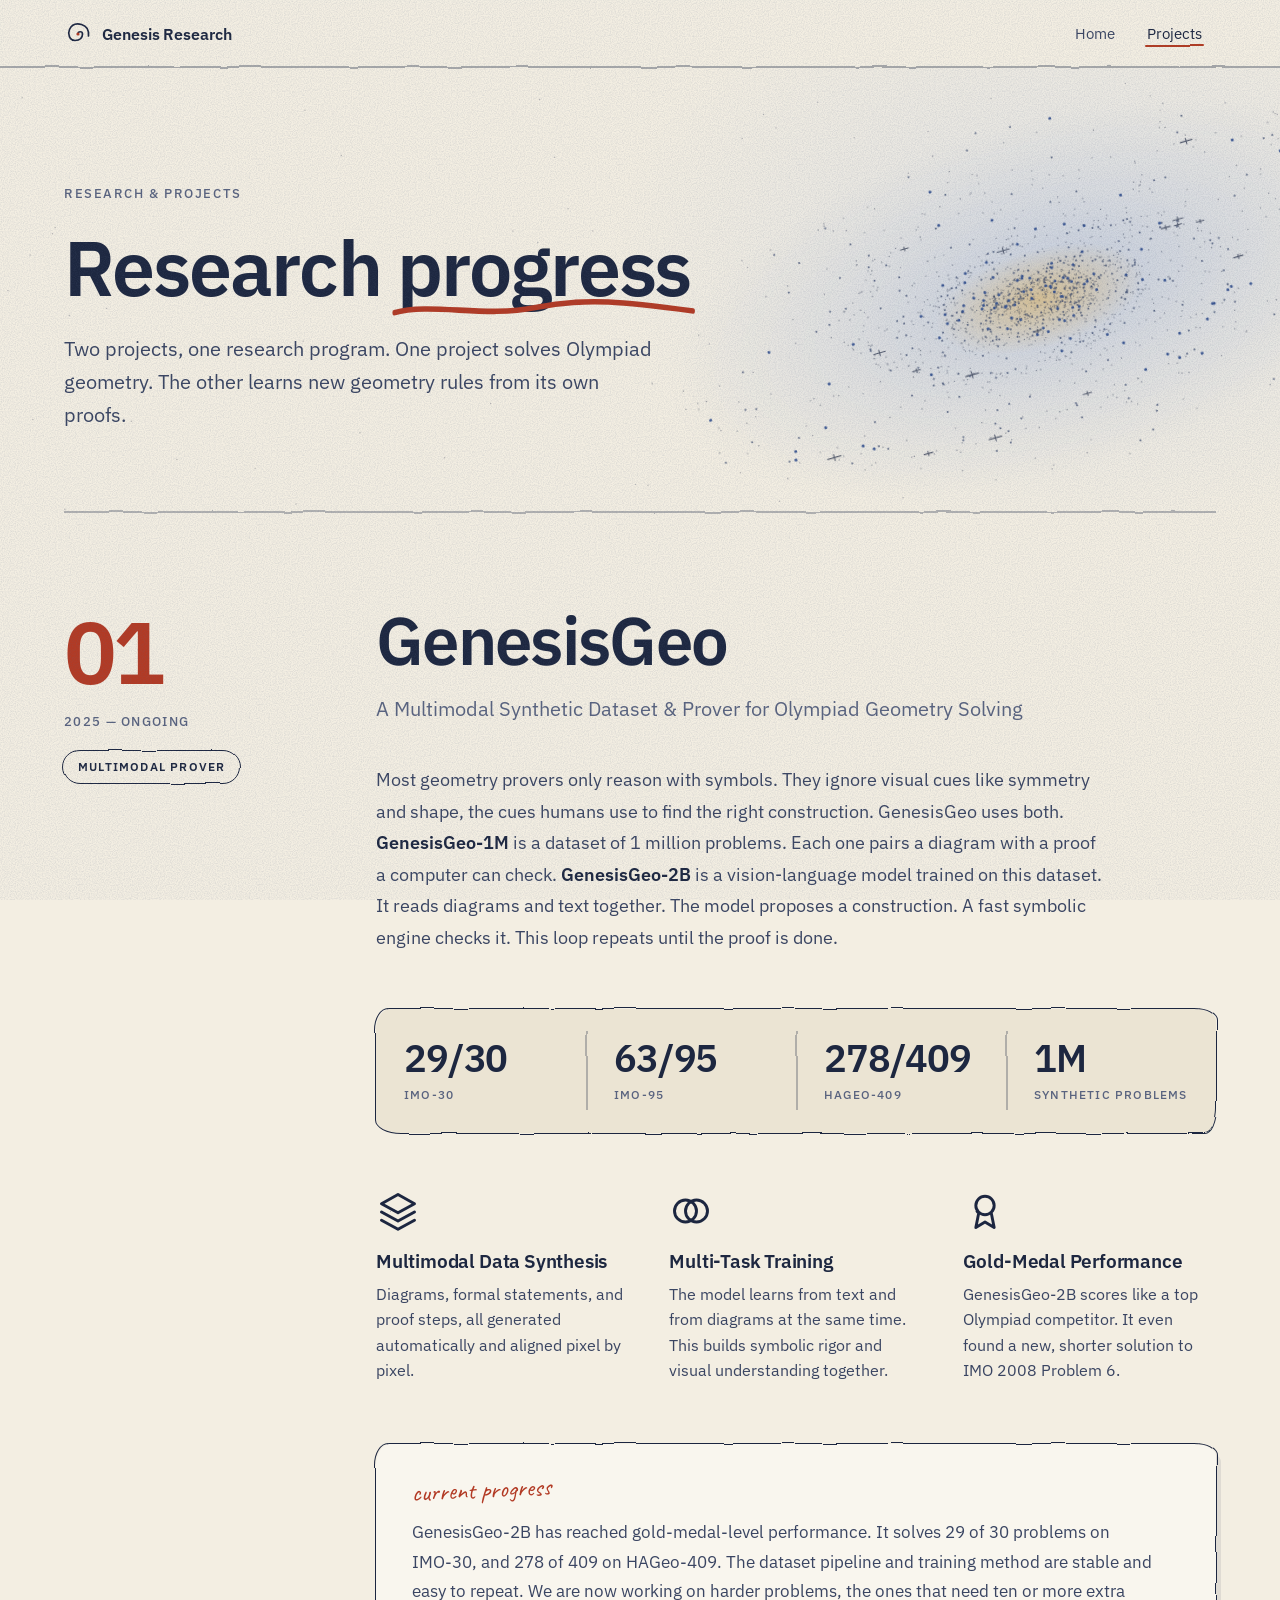
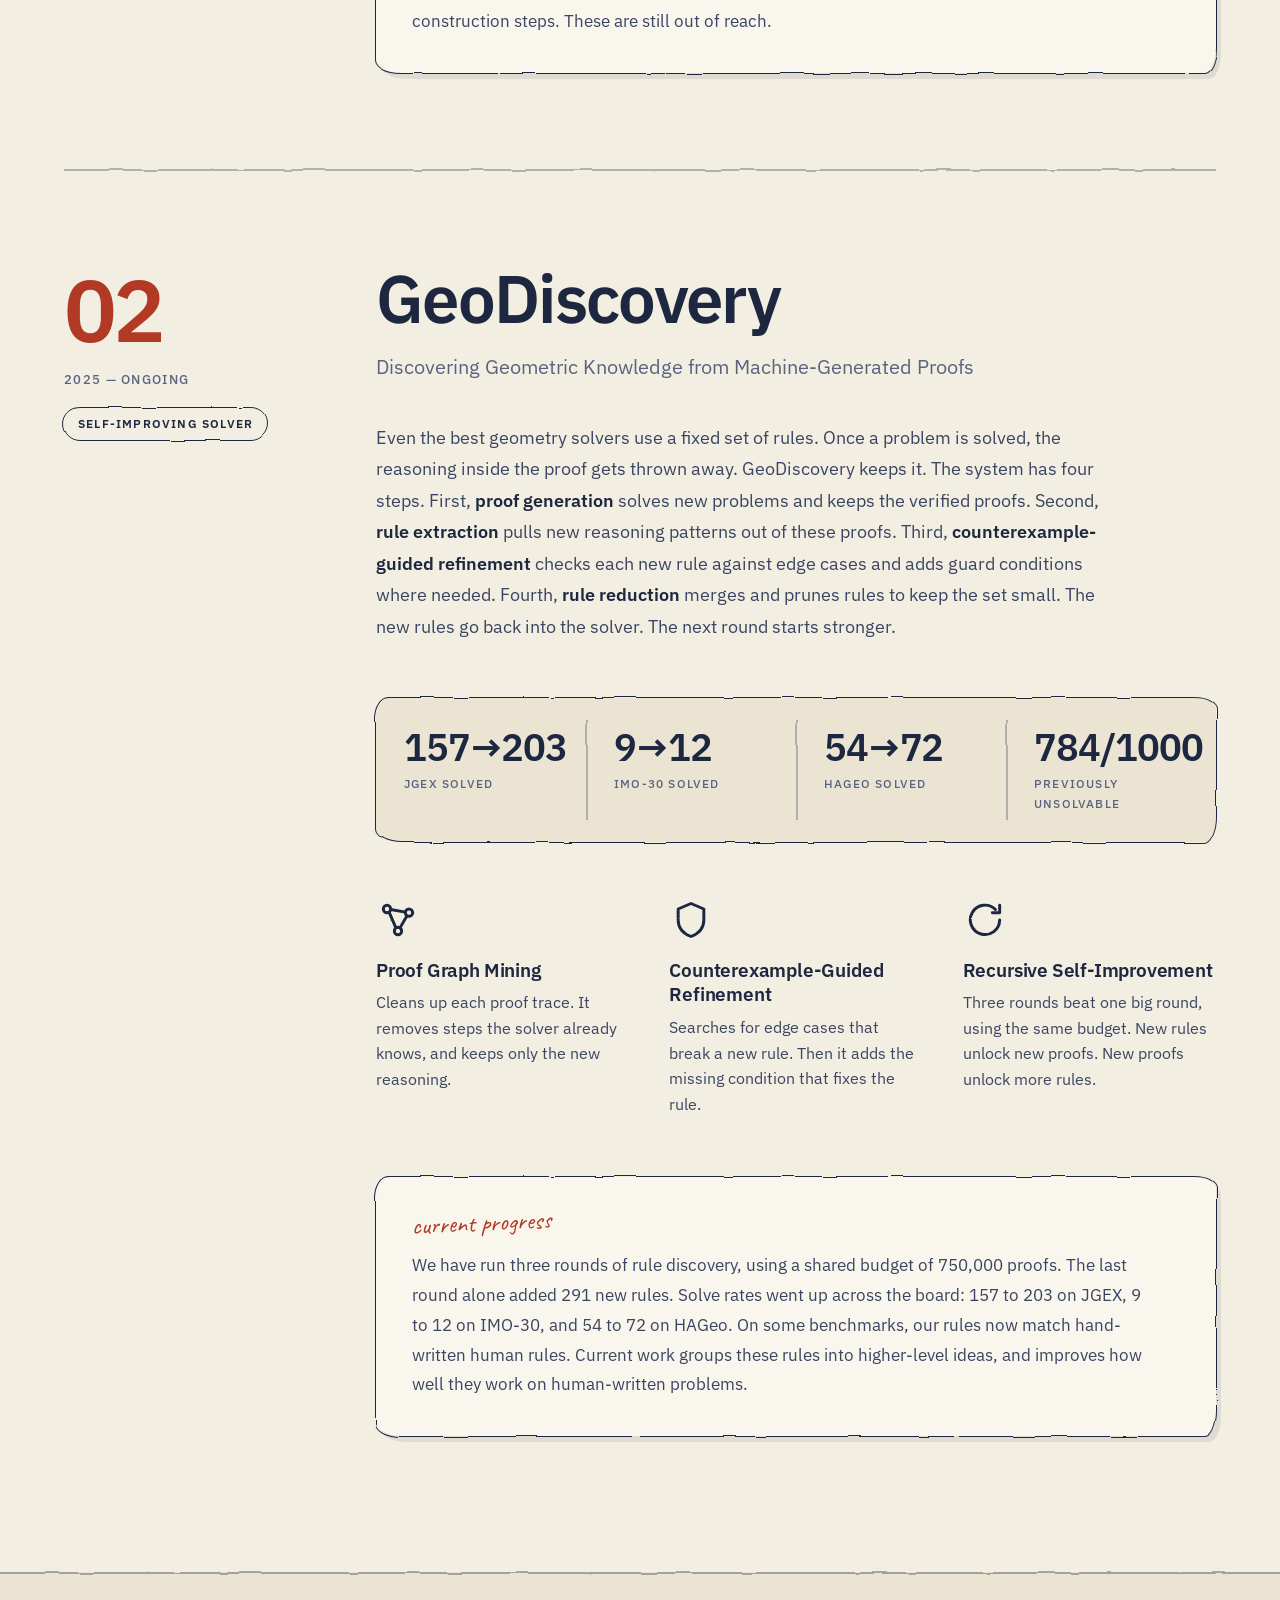
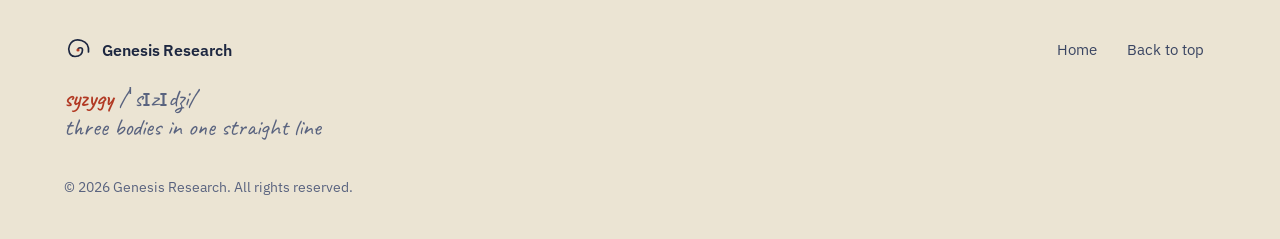
<file: projects.html>
<!doctype html>
<html lang="en">
<head>
<meta charset="utf-8">
<meta name="viewport" content="width=device-width, initial-scale=1">
<title>Projects: Genesis Research</title>
<meta name="description" content="GenesisGeo and GeoDiscovery: two projects on Olympiad geometry and on learning new geometry rules from machine-generated proofs.">
<meta property="og:title" content="Projects: Genesis Research">
<meta property="og:description" content="GenesisGeo and GeoDiscovery: two projects on Olympiad geometry and on learning new geometry rules from machine-generated proofs.">
<meta property="og:type" content="website">
<meta name="theme-color" content="#f3eee2">
<link rel="icon" href="favicon.svg" type="image/svg+xml">
<link rel="preconnect" href="https://fonts.googleapis.com">
<link rel="preconnect" href="https://fonts.gstatic.com" crossorigin>
<link href="https://fonts.googleapis.com/css2?family=IBM+Plex+Sans:wght@400;500;600&family=Caveat:wght@500;600&display=swap" rel="stylesheet">
<link rel="stylesheet" href="styles.css">
</head>
<body>
<div class="page">

  <svg width="0" height="0" style="position:absolute" aria-hidden="true" focusable="false">
    <defs>
      <filter id="rough" x="-3%" y="-8%" width="106%" height="116%">
        <feTurbulence type="fractalNoise" baseFrequency="0.03" numOctaves="2" seed="4" result="n"></feTurbulence>
        <feDisplacementMap in="SourceGraphic" in2="n" scale="3.4" xChannelSelector="R" yChannelSelector="G"></feDisplacementMap>
      </filter>
      <filter id="rough2" x="-6%" y="-6%" width="112%" height="112%">
        <feTurbulence type="fractalNoise" baseFrequency="0.06" numOctaves="2" seed="9" result="n"></feTurbulence>
        <feDisplacementMap in="SourceGraphic" in2="n" scale="2" xChannelSelector="R" yChannelSelector="G"></feDisplacementMap>
      </filter>
    </defs>
  </svg>
  <div class="grain" aria-hidden="true"></div>

  <header class="nav">
    <div class="nav-in">
      <a class="brand" href="index.html" aria-label="Genesis Research, home">
        <svg width="28" height="28" viewBox="0 0 28 28" fill="none" stroke="#1d2740" stroke-width="1.7" stroke-linecap="round" aria-hidden="true" style="filter:url(#rough2)">
          <path d="M14 14c0-3 4.5-3 4.5 0s-2 6.5-7.5 6.5S3.5 14 5.5 9.5 12 3 17.5 4.5 25 10 24.5 16"></path>
          <circle cx="14" cy="14" r="1.6" fill="#b23a24" stroke="none"></circle>
        </svg>
        <span>Genesis Research</span>
      </a>
      <ul class="nav-links">
        <li><a href="index.html">Home</a></li>
        <li><a href="projects.html" aria-current="page">Projects</a></li>
      </ul>
    </div>
  </header>

  <main id="top">

    <section class="page-hero">
      <svg class="sky" viewBox="0 0 1440 520" preserveAspectRatio="xMaxYMid slice" aria-hidden="true">
<defs>
      <radialGradient id="wash"><stop offset="0" stop-color="#7f9ad0" stop-opacity=".30"></stop><stop offset=".55" stop-color="#7f9ad0" stop-opacity=".11"></stop><stop offset="1" stop-color="#7f9ad0" stop-opacity="0"></stop></radialGradient>
      <radialGradient id="core"><stop offset="0" stop-color="#e2b45a" stop-opacity=".55"></stop><stop offset="1" stop-color="#e2b45a" stop-opacity="0"></stop></radialGradient>
    </defs>
    <path class="far" d="M667 194h.01M199 451h.01M9 261h.01M1294 42h.01M798 321h.01M59 197h.01M1013 235h.01M1044 82h.01M343 58h.01M729 480h.01M850 403h.01M552 388h.01M146 151h.01M971 377h.01M607 46h.01M384 109h.01M405 421h.01M287 461h.01M1266 28h.01M545 256h.01M34 221h.01M1305 58h.01M859 63h.01M833 466h.01M292 4h.01M120 281h.01M25 44h.01M715 479h.01M605 207h.01M920 49h.01M835 90h.01M877 498h.01M78 289h.01M873 78h.01M386 517h.01M1437 63h.01M1016 494h.01M341 318h.01M62 190h.01M971 307h.01M1115 45h.01M500 449h.01M841 235h.01M579 513h.01M827 10h.01M1151 171h.01M624 111h.01M639 169h.01M128 327h.01M148 408h.01M37 406h.01M1163 259h.01M1022 129h.01M1062 221h.01M333 501h.01M577 194h.01M1238 192h.01M961 89h.01M1214 135h.01M73 507h.01"></path>
    <g class="gintro">
    <g transform="translate(1170 270) rotate(-16) scale(1 0.46)">
      <circle r="430" fill="url(#wash)"></circle>
      <circle r="120" fill="url(#core)"></circle>
      <g class="gspin gA">
        <path class="gd1" d="M457.3 -55.4h.01M-64.5 156.7h.01M-57.1 -22.4h.01M33.4 22.1h.01M61.8 103.5h.01M-187.3 -202.5h.01M79.2 -57.2h.01M-161.1 99.1h.01M-225.3 -29.3h.01M-48.2 -24.8h.01M-15.9 -80.5h.01M-199.8 -5.1h.01M329.7 -122.0h.01M52.9 133.8h.01M89.6 -31.9h.01M-32.4 -36.3h.01M-28.3 33.7h.01M268.1 -245.7h.01M-42.0 -294.8h.01M104.9 -15.9h.01M-21.9 -260.3h.01M-13.9 34.2h.01M-13.9 148.9h.01M18.3 10.6h.01M145.0 -258.7h.01M100.0 46.7h.01M85.1 67.7h.01M39.8 151.9h.01M-185.2 64.9h.01M60.0 -33.4h.01M77.5 -16.5h.01M10.4 154.0h.01M-44.7 -27.8h.01M-32.3 33.1h.01M-12.1 -64.4h.01M-110.4 -225.6h.01M26.7 -273.1h.01M-42.0 -15.2h.01M-237.9 -48.9h.01M-173.4 -178.3h.01M-54.4 -32.4h.01M47.2 121.4h.01M-146.5 72.1h.01M300.7 -261.0h.01M93.0 -52.0h.01M95.0 -35.6h.01M-48.7 -37.5h.01M112.4 5.0h.01M-30.8 -50.3h.01M25.3 124.6h.01M422.5 -90.6h.01M9.4 29.2h.01M-216.4 -101.2h.01M-55.1 -6.8h.01M55.0 115.0h.01M104.9 86.3h.01M-97.3 117.1h.01M-63.5 -10.1h.01M-7.3 144.3h.01M-27.5 29.4h.01M-147.2 -265.2h.01M-131.7 104.8h.01M-183.2 -40.2h.01M-31.8 -39.5h.01M30.0 -10.1h.01M-11.5 131.1h.01M-150.1 -201.0h.01M278.7 -155.5h.01M-42.3 -51.0h.01M-63.1 6.2h.01M86.1 17.9h.01M-175.0 -31.1h.01M62.3 117.2h.01M-176.3 -141.5h.01M212.7 -253.4h.01M-177.4 -180.1h.01M-122.8 106.7h.01M405.5 33.0h.01M-175.3 -171.0h.01M93.8 69.6h.01M32.0 7.1h.01M-26.9 21.2h.01M-111.2 122.2h.01M12.6 124.9h.01M-123.3 112.4h.01M-224.3 -83.7h.01M-42.9 7.2h.01M-187.1 -212.4h.01M112.0 9.9h.01M-145.3 42.1h.01M-212.4 -77.7h.01M4.4 125.2h.01M79.9 -20.7h.01M8.9 37.0h.01M120.3 -285.1h.01M39.0 -73.2h.01M307.2 -215.7h.01M-79.8 -283.1h.01M108.7 55.3h.01M-35.6 -20.1h.01M-110.5 -218.6h.01M-106.5 151.6h.01M-48.5 -34.9h.01M144.9 -254.7h.01M-34.8 -64.2h.01M13.4 25.7h.01M19.1 9.7h.01M97.8 10.4h.01M-37.7 23.8h.01M25.6 31.6h.01M53.3 91.8h.01M95.2 2.0h.01M-180.7 -117.7h.01M9.9 -321.5h.01M-8.6 24.1h.01M49.6 -74.6h.01M15.2 27.6h.01M-184.4 33.6h.01M65.5 127.2h.01M-16.3 36.2h.01M23.6 17.4h.01M6.5 18.4h.01M-51.4 1.3h.01M35.6 142.8h.01M114.1 49.4h.01M-109.8 -250.5h.01M-198.4 88.0h.01M-36.4 155.3h.01M-173.1 -178.7h.01M-58.4 -28.4h.01M-193.6 54.0h.01M-51.1 15.1h.01M88.6 82.9h.01M94.4 17.9h.01M-89.7 170.4h.01M33.6 16.4h.01M-199.0 -55.4h.01M2.4 24.5h.01M-185.3 50.2h.01M-24.9 -44.4h.01M87.1 -52.4h.01M-112.6 -245.0h.01M-19.9 -55.5h.01M78.0 -55.5h.01M-30.4 44.7h.01M-193.8 -85.1h.01M-19.4 45.3h.01M79.4 -69.1h.01M80.2 106.9h.01M-21.2 167.3h.01M66.6 -79.4h.01M-43.2 162.6h.01M-217.4 -5.1h.01M-159.2 87.0h.01M100.9 7.2h.01M-39.1 -45.7h.01M82.1 -33.1h.01M102.4 50.3h.01M-190.3 -136.1h.01M-167.7 36.6h.01M8.7 33.1h.01M-55.4 -287.9h.01M-152.9 -177.4h.01M25.6 12.7h.01M77.0 -57.4h.01M-42.9 -55.8h.01M436.6 15.3h.01M-38.0 166.6h.01M-3.8 -72.3h.01M-215.1 -100.7h.01M37.2 -257.7h.01M172.7 -268.3h.01M-159.9 -191.9h.01M-49.2 -6.6h.01M5.7 -66.2h.01M-203.8 -115.9h.01M8.9 24.1h.01M-43.5 -292.1h.01M-125.1 136.0h.01M63.2 -272.8h.01M13.2 29.5h.01M-199.5 -13.2h.01M-51.2 -22.5h.01M66.9 94.2h.01M14.0 160.5h.01M19.9 23.2h.01M106.1 61.0h.01M31.8 114.0h.01M-26.1 -52.1h.01M99.7 -295.6h.01M-180.5 -117.8h.01M8.7 39.9h.01M192.7 -273.0h.01M-56.1 -41.5h.01M74.8 -61.7h.01M-52.8 4.6h.01M58.1 -80.5h.01M-97.8 123.8h.01M-16.3 -56.5h.01M-50.4 -22.4h.01M-60.9 -5.0h.01M-181.2 -130.5h.01M-196.4 22.5h.01M25.1 133.1h.01M-118.3 136.6h.01M70.1 105.3h.01M-94.4 131.5h.01M104.9 -6.0h.01M39.2 112.2h.01M-19.6 -58.2h.01M-31.3 -70.3h.01M48.5 -284.9h.01M102.7 47.0h.01M-22.2 34.1h.01M-140.6 -215.3h.01M-147.2 -208.3h.01M-53.1 -16.8h.01M120.9 77.3h.01M-66.5 150.8h.01M-107.7 140.7h.01M-30.2 -49.4h.01M-5.1 41.6h.01M82.3 57.4h.01M37.7 137.8h.01M64.2 121.7h.01M1.2 155.6h.01M19.5 17.4h.01M106.9 -20.7h.01M103.4 71.3h.01M-129.1 158.0h.01M-36.4 30.1h.01M-59.2 12.5h.01M-210.5 7.8h.01M-38.9 -28.2h.01M75.9 88.0h.01M-216.4 -101.9h.01M-222.0 -20.0h.01M58.1 119.5h.01M4.7 38.4h.01M-120.0 98.4h.01M32.0 0.3h.01M41.2 140.2h.01M-16.7 36.1h.01M91.1 57.3h.01M-49.9 -37.2h.01M-1.4 155.8h.01M-182.5 -160.5h.01M45.1 135.4h.01M91.7 -13.0h.01M188.3 -318.1h.01M-171.9 -135.2h.01M-2.3 134.3h.01M-70.3 148.3h.01M27.7 -82.4h.01M-50.0 11.3h.01M28.8 -62.2h.01M14.2 -75.7h.01M-30.8 -64.5h.01M-35.4 149.9h.01M-1.8 -85.2h.01M3.9 52.6h.01M115.9 10.6h.01M81.7 90.3h.01M73.3 86.1h.01M-206.1 -87.3h.01M88.4 72.6h.01M82.0 -275.8h.01M32.1 -81.7h.01M51.8 128.1h.01M-80.1 162.3h.01M40.9 125.7h.01M-169.2 -201.8h.01M-61.6 -254.9h.01M67.9 -62.0h.01M24.8 9.7h.01M-177.4 51.3h.01M-47.8 -4.1h.01M-15.9 126.0h.01M-7.7 144.4h.01M-60.4 162.2h.01M29.7 -4.0h.01M24.0 -67.2h.01M30.5 121.1h.01M38.0 117.9h.01M-51.4 21.1h.01M84.4 -28.6h.01M-16.0 -68.9h.01M223.6 -233.6h.01M217.7 -268.1h.01M96.2 -44.9h.01M-176.2 65.4h.01M-60.0 -31.7h.01M98.6 -51.5h.01M-96.2 132.7h.01M0.3 36.2h.01M-103.5 141.8h.01M113.1 46.8h.01M-74.2 143.0h.01M74.1 94.3h.01M19.6 -0.2h.01M-50.8 -24.0h.01M57.8 -74.3h.01M-50.8 -26.3h.01M-28.9 -63.9h.01M-27.0 -285.0h.01M241.2 -271.4h.01M-196.2 -3.6h.01M116.7 -12.1h.01M46.7 136.3h.01M116.6 20.9h.01M-192.0 -135.1h.01M47.9 -69.7h.01M-194.1 -134.7h.01M9.4 152.0h.01M-27.7 16.2h.01M-57.8 -1.6h.01M-163.4 69.9h.01M-38.9 -24.8h.01M112.4 9.2h.01M102.6 -3.1h.01M30.5 -306.1h.01M340.0 -128.9h.01M-173.8 -129.6h.01M-65.1 149.0h.01M-197.5 30.2h.01M2.6 157.5h.01M-84.1 186.3h.01M0.3 148.1h.01M-139.6 91.0h.01M-101.7 131.1h.01M-197.8 -2.6h.01M-166.5 -203.3h.01M-28.8 -48.6h.01M-197.5 43.8h.01M-8.9 -75.0h.01M99.9 -38.7h.01M-0.4 129.6h.01M-44.0 -15.2h.01M-86.0 136.1h.01M86.1 -31.9h.01M121.0 50.3h.01M-218.2 -8.9h.01M-195.3 47.4h.01M70.8 128.0h.01M-3.3 34.5h.01M-32.1 -51.5h.01M93.8 -18.9h.01M-208.2 -26.3h.01M-197.6 -93.5h.01M-168.1 49.3h.01M-162.0 69.2h.01M-154.0 65.5h.01M-51.5 1.3h.01M98.0 11.0h.01M-50.4 -24.4h.01M27.6 18.7h.01M-59.4 2.9h.01M-19.7 19.3h.01M373.3 -52.7h.01M32.1 108.2h.01M-10.1 49.1h.01M79.9 -6.2h.01M85.0 -42.8h.01M125.7 17.6h.01M111.1 30.7h.01M80.5 -48.9h.01M29.4 -285.4h.01M-20.8 146.6h.01M-53.6 -0.6h.01M-21.9 26.7h.01M-185.1 52.8h.01M-49.3 9.6h.01M118.9 240.0h.01M110.2 -95.3h.01M-15.3 -26.1h.01M1.8 -33.2h.01M127.9 214.3h.01M-51.9 58.6h.01M-10.7 -41.6h.01M-82.3 -64.1h.01M12.6 76.2h.01M46.5 -6.2h.01M211.3 -0.1h.01M-22.4 83.4h.01M174.5 111.0h.01M55.3 65.6h.01M45.0 -33.2h.01M60.4 10.5h.01M35.1 -28.3h.01M-84.6 -87.4h.01M207.2 94.1h.01M58.0 37.6h.01M-12.4 -19.9h.01M59.3 5.5h.01M-4.2 -41.3h.01M-19.0 -31.0h.01M1.6 -33.3h.01M-4.8 -162.8h.01M178.7 -77.6h.01M3.5 -27.3h.01M12.9 -39.4h.01M-119.3 -42.7h.01M-133.5 307.5h.01M52.5 284.2h.01M-7.5 83.3h.01M-98.7 3.3h.01M192.1 -59.4h.01M-162.4 294.6h.01M-128.9 287.3h.01M53.7 252.7h.01M139.8 234.1h.01M-2.9 -133.9h.01M30.5 -22.6h.01M-16.1 -143.2h.01M-82.8 -102.7h.01M-89.0 21.0h.01M48.4 -10.7h.01M-20.1 292.8h.01M-5.1 279.4h.01M-24.1 88.0h.01M86.2 -123.8h.01M58.6 29.4h.01M154.5 -121.0h.01M81.6 254.6h.01M60.4 8.1h.01M-27.6 -130.8h.01M-105.0 10.1h.01M-387.5 87.3h.01M-24.0 -11.5h.01M-11.9 -23.6h.01M39.7 34.1h.01M-44.4 -139.6h.01M-267.2 243.9h.01M25.1 -26.5h.01M58.9 12.5h.01M208.5 21.6h.01M-24.7 73.4h.01M32.2 -35.6h.01M-288.3 168.4h.01M96.5 -143.3h.01M-70.4 -97.5h.01M-79.9 59.2h.01M31.7 67.2h.01M45.0 -23.7h.01M-13.2 -33.7h.01M195.8 -22.2h.01M-1.2 68.3h.01M138.6 -96.3h.01M38.4 9.3h.01M201.3 -4.3h.01M-131.6 247.9h.01M-385.9 95.0h.01M-68.3 -100.0h.01M-28.9 -9.9h.01M37.7 53.6h.01M-114.4 298.0h.01M-45.5 62.1h.01M-2.1 -41.7h.01M-242.2 284.5h.01M164.0 142.3h.01M-233.5 277.7h.01M25.3 49.4h.01M-13.6 279.4h.01M-74.2 56.9h.01M-108.5 45.8h.01M204.5 -39.1h.01M-373.5 -10.8h.01M27.0 -144.0h.01M49.1 275.2h.01M-45.2 70.8h.01M-23.3 101.7h.01M-45.9 -125.5h.01M133.3 -101.4h.01M50.9 30.3h.01M-65.9 59.5h.01M60.2 35.5h.01M87.3 -143.8h.01M49.1 -135.9h.01M141.3 -121.5h.01M-159.0 287.8h.01M5.8 80.4h.01M13.7 55.7h.01M54.6 -15.1h.01M-105.5 -6.4h.01M-94.9 16.2h.01M23.0 65.8h.01M32.0 296.3h.01M-368.5 107.1h.01M14.2 -38.1h.01M123.7 -128.4h.01M-261.1 238.7h.01M39.2 68.1h.01M-88.1 -17.8h.01M-25.6 -27.1h.01M-95.2 -80.7h.01M-19.7 -8.5h.01M-55.3 266.2h.01M51.8 46.1h.01M-3.2 -45.2h.01M-90.8 -45.4h.01M14.3 -150.5h.01M204.4 186.7h.01M-55.4 295.5h.01M6.3 67.6h.01M3.9 -136.8h.01M-25.5 -27.4h.01M22.4 -21.9h.01M29.4 -23.2h.01M44.1 -7.2h.01M21.8 73.4h.01M-93.7 -47.8h.01M-93.9 -57.5h.01M-34.0 76.2h.01M47.2 0.2h.01M-188.1 243.8h.01M52.2 36.5h.01M-8.5 -30.4h.01M104.6 -122.0h.01M-113.1 31.9h.01M-110.8 -61.9h.01M50.5 51.3h.01M230.1 30.3h.01M-90.2 26.5h.01M4.4 -38.3h.01M-83.9 45.1h.01M-51.3 -128.2h.01M-74.4 312.7h.01M-181.6 318.9h.01M217.7 109.5h.01M-11.4 -165.7h.01M157.4 -114.0h.01M-15.6 -36.4h.01M-53.2 -139.1h.01M-414.4 -22.9h.01M-97.3 -83.7h.01M-44.4 -113.1h.01M-285.2 213.5h.01M57.7 -21.6h.01M41.4 34.8h.01M-76.0 74.7h.01M161.2 -120.4h.01M39.9 52.5h.01M-402.6 15.6h.01M-29.9 73.4h.01M-97.8 -79.6h.01M-22.8 -26.6h.01M64.6 24.0h.01M-18.0 -161.1h.01M19.4 -29.7h.01M-81.0 62.0h.01M-21.2 -8.7h.01M-67.3 -108.1h.01M187.0 47.6h.01M-18.5 -12.1h.01M13.3 -147.3h.01M-5.7 -38.9h.01M-90.8 5.0h.01M-6.9 79.5h.01M118.6 -101.4h.01M18.0 61.8h.01M-106.9 -50.0h.01M-27.6 269.0h.01M-123.6 -14.5h.01M-104.9 26.2h.01M-86.7 36.5h.01M45.4 40.5h.01M-82.2 -91.7h.01M55.8 -146.5h.01M61.6 301.8h.01M189.1 -13.0h.01M-18.0 4.2h.01M-11.4 -2.6h.01M232.0 -5.1h.01M-97.9 -60.3h.01M157.3 145.8h.01M-349.7 156.3h.01M205.1 58.6h.01M-125.7 -5.5h.01M-73.2 25.3h.01M63.1 273.5h.01M151.8 -85.8h.01M-11.9 -39.5h.01M-86.7 47.3h.01M-51.2 -116.5h.01M55.6 37.5h.01M159.8 173.1h.01M-94.0 -83.3h.01M31.8 -13.0h.01M-90.6 27.6h.01M36.4 -18.3h.01M25.9 60.1h.01M170.9 144.6h.01M121.2 -155.4h.01M-79.8 -59.6h.01M128.6 244.5h.01M-90.7 -10.3h.01M-24.1 -18.7h.01M18.6 -43.2h.01M-4.4 -32.6h.01M-24.6 -7.0h.01M-6.1 -49.3h.01M-93.9 -42.2h.01M50.0 5.9h.01M189.2 189.1h.01M98.0 -150.9h.01M173.0 -71.8h.01M-187.8 286.6h.01M-24.7 -28.6h.01M60.2 -3.0h.01M8.5 -56.0h.01M-107.0 -12.8h.01M81.1 253.1h.01M-97.3 -51.2h.01M166.5 -28.9h.01M127.2 267.9h.01M-4.1 -31.8h.01M-215.8 243.8h.01M91.7 -130.7h.01M-29.3 -147.1h.01M168.2 -55.9h.01M-65.7 -123.7h.01M-241.5 244.1h.01M15.6 -22.5h.01M-72.0 63.5h.01M-79.4 58.1h.01M84.0 264.8h.01M-99.1 -18.6h.01M52.7 -136.0h.01M56.5 -20.9h.01M-112.9 -48.8h.01M-91.4 60.3h.01M-265.3 214.0h.01M-69.7 56.8h.01M3.8 57.0h.01M-445.8 -62.0h.01M40.7 42.2h.01M-92.1 -106.6h.01M77.9 -168.4h.01M11.9 -39.4h.01M191.4 51.5h.01M-99.7 -1.6h.01M-103.4 7.9h.01M57.0 39.8h.01M-96.4 293.4h.01M17.6 -51.5h.01M-103.9 -43.8h.01M186.6 129.7h.01M85.2 -104.9h.01M132.1 228.7h.01M-70.0 -108.5h.01M-24.1 -146.1h.01M-89.6 29.8h.01M138.0 -96.7h.01M-228.4 274.9h.01M134.8 -125.2h.01M-97.9 19.3h.01M13.2 59.9h.01M195.6 -50.6h.01M-292.2 142.1h.01M-25.8 82.8h.01M-403.5 30.3h.01M-69.0 74.4h.01M-364.2 167.1h.01M-53.9 -116.8h.01M-103.2 34.3h.01M-90.2 19.6h.01M67.2 303.7h.01M51.8 3.3h.01M-98.0 52.2h.01M-110.6 -69.7h.01M-40.8 302.7h.01M34.9 59.0h.01M54.1 26.7h.01M49.5 46.2h.01M16.0 -35.0h.01M-184.8 285.9h.01M-20.6 -140.7h.01M-63.8 75.5h.01M-115.0 -51.9h.01M-103.8 11.3h.01M-355.5 95.3h.01M120.4 -143.7h.01M2.4 -36.3h.01M55.6 34.9h.01M-8.9 87.3h.01M-81.6 20.7h.01M-232.1 204.8h.01M-41.9 61.7h.01M-91.2 -12.1h.01M-98.8 2.7h.01M-61.2 80.5h.01M-23.7 -6.6h.01M-105.6 -28.5h.01M137.1 -65.7h.01M-104.4 26.4h.01M93.1 -168.9h.01M14.6 59.8h.01M195.9 133.0h.01M212.3 116.4h.01M-1.7 -37.6h.01M-108.2 -12.6h.01M-394.4 146.8h.01M21.5 79.3h.01M165.5 -64.6h.01M-60.6 -118.0h.01M61.9 66.0h.01M66.7 -33.1h.01M45.7 70.9h.01M137.2 -211.0h.01M-72.4 92.3h.01M-41.2 6.0h.01M-36.6 -6.3h.01M50.6 -227.1h.01M123.9 332.8h.01M270.0 -40.3h.01M-48.2 -29.9h.01M53.0 79.1h.01M77.8 -197.7h.01M192.8 -157.5h.01M-17.0 33.7h.01M-98.0 69.4h.01M46.6 -43.1h.01M-137.2 16.5h.01M-62.8 107.3h.01M42.4 -25.7h.01M144.9 -206.7h.01M84.8 12.6h.01M42.0 76.6h.01M25.3 106.8h.01M-48.8 10.5h.01M-116.6 -130.0h.01M282.7 -8.8h.01M-50.0 82.2h.01M-109.6 -163.0h.01M266.6 -64.9h.01M-39.7 -23.6h.01M91.5 46.6h.01M57.4 -15.3h.01M-124.8 24.6h.01M3.2 394.3h.01M-151.4 2.7h.01M69.2 32.5h.01M-26.9 21.9h.01M66.0 -21.0h.01M46.4 -30.7h.01M-26.4 12.6h.01M-2.0 -59.5h.01M-35.3 -4.8h.01M-37.6 2.9h.01M256.6 191.9h.01M-38.7 2.5h.01M50.5 -213.3h.01M14.8 104.5h.01M154.5 -174.4h.01M-114.4 53.0h.01M16.4 -28.5h.01M41.8 84.2h.01M62.9 5.0h.01M-133.8 -14.4h.01M67.0 9.8h.01M-35.2 4.9h.01M-146.6 51.7h.01M-145.0 -24.3h.01M57.2 49.0h.01M286.5 -48.5h.01M49.9 -37.7h.01M295.1 148.5h.01M-109.6 85.9h.01M62.4 54.9h.01M-98.4 62.5h.01M3.7 21.7h.01M-120.4 68.2h.01M-36.8 400.2h.01M267.3 169.8h.01M-7.9 100.4h.01M254.8 249.1h.01M255.2 -121.5h.01M152.8 -184.0h.01M-38.5 -30.4h.01M222.2 357.6h.01M-6.0 95.6h.01M-87.2 88.2h.01M1.0 -46.8h.01M-52.4 83.9h.01M-110.2 -164.0h.01M43.4 79.1h.01M-131.3 -120.5h.01M237.3 30.1h.01M77.1 -206.9h.01M32.0 -54.0h.01M64.4 -2.8h.01M-53.6 85.4h.01M7.1 -47.9h.01M-18.2 28.1h.01M-45.4 -17.8h.01M-23.6 -35.7h.01M-96.9 73.6h.01M135.4 363.3h.01M-20.8 21.2h.01M-40.7 -8.1h.01M11.4 -47.4h.01M-134.1 -87.3h.01M-84.0 74.7h.01M-28.2 -37.7h.01M-13.3 -45.3h.01M-26.2 18.4h.01M223.5 -113.2h.01M65.4 -187.0h.01M-177.5 -28.5h.01M-39.7 408.6h.01M-134.9 50.3h.01M18.9 -59.0h.01M58.0 8.5h.01M-143.7 -80.4h.01M71.8 45.5h.01M53.1 -177.5h.01M15.4 -58.1h.01M-8.9 71.9h.01M64.7 76.9h.01M245.9 -69.3h.01M6.2 -59.6h.01M-36.6 -28.5h.01M63.4 -6.5h.01M-0.9 -203.5h.01M31.5 -49.6h.01M-53.9 -183.8h.01M-101.0 -167.8h.01M-38.9 -38.8h.01M-14.9 -234.9h.01M-103.3 -131.7h.01M-134.2 -116.8h.01M50.3 -38.5h.01M41.0 22.8h.01M56.9 204.5h.01M-268.9 -199.5h.01M-333.1 -19.9h.01M6.2 45.2h.01M28.7 25.4h.01M-9.5 54.5h.01M-202.6 -298.4h.01M-278.3 -59.5h.01M-279.8 85.1h.01M47.9 -393.3h.01M-276.4 -296.1h.01M24.4 35.2h.01M17.6 -5.0h.01M98.6 -81.7h.01M119.0 -84.4h.01M64.4 161.0h.01M90.0 167.8h.01M132.5 78.6h.01M146.5 98.5h.01M39.5 -6.8h.01M-66.6 -39.0h.01M37.0 16.2h.01M93.2 -71.0h.01M151.1 62.6h.01M40.9 -11.9h.01M-24.0 54.7h.01M17.2 50.8h.01M127.9 160.1h.01M65.1 -93.3h.01M17.5 -23.5h.01M-59.0 27.4h.01M-12.8 -95.0h.01M47.8 173.1h.01M-25.3 -96.0h.01M9.4 42.0h.01M-61.4 23.8h.01M132.7 -41.0h.01M121.4 87.2h.01M29.6 -29.0h.01M49.3 17.5h.01M-33.9 44.9h.01M19.9 -11.3h.01M18.2 15.6h.01M-151.0 -322.4h.01M-13.7 58.2h.01M24.0 194.9h.01M153.8 103.2h.01M15.3 -18.4h.01M109.1 167.8h.01M-129.1 170.5h.01M-57.5 -54.1h.01M-57.6 21.7h.01M-40.2 219.3h.01M124.0 126.2h.01M25.2 35.3h.01M42.9 31.9h.01M99.4 125.6h.01M61.4 -108.7h.01M12.7 55.1h.01M146.0 -28.2h.01M-22.3 -89.8h.01M139.1 87.3h.01M-161.6 179.8h.01M56.6 166.0h.01M-77.3 -20.1h.01M-253.2 89.8h.01M72.1 -92.6h.01M-6.0 -98.3h.01M97.7 -56.4h.01M32.6 -97.7h.01M77.1 -73.2h.01M27.8 47.5h.01M-38.3 -85.5h.01M108.3 121.5h.01M36.4 -6.1h.01M-184.2 160.9h.01M-70.7 -43.0h.01M-67.3 -21.7h.01M-295.7 -189.6h.01M-54.6 -48.5h.01M-38.8 45.3h.01M54.6 160.7h.01M-1.8 43.0h.01M158.6 29.3h.01M149.9 124.6h.01M13.0 -21.3h.01M23.8 37.0h.01M-273.7 -117.3h.01M-221.2 -213.8h.01M-64.3 -29.6h.01M43.7 23.9h.01M-218.6 -310.8h.01M9.1 -390.6h.01M-73.3 200.9h.01M-18.6 51.3h.01M146.5 35.6h.01M36.2 -113.0h.01M-22.0 38.5h.01M11.4 222.0h.01M-3.2 52.6h.01M-11.1 44.2h.01M-37.7 33.3h.01M9.3 -26.0h.01M-77.5 -24.3h.01M69.6 194.4h.01M-52.4 -85.3h.01M-199.1 178.6h.01M114.0 -71.6h.01M-247.8 92.8h.01M-76.2 -18.2h.01M-211.0 -316.1h.01M56.9 -92.9h.01M-59.5 -64.7h.01M7.8 -18.1h.01M93.7 177.0h.01M-187.7 -321.5h.01M19.1 -108.0h.01M-65.7 -24.8h.01M50.9 -107.7h.01M73.5 -109.7h.01M30.8 30.0h.01M-93.5 225.5h.01M117.3 131.7h.01M-37.0 -43.8h.01M51.4 -33.4h.01M-136.1 -49.8h.01M67.4 -8.3h.01M23.3 36.8h.01M78.0 28.0h.01M21.8 -3.5h.01M54.6 23.0h.01M30.9 -34.1h.01M-4.6 -33.1h.01M-1.1 -42.0h.01M10.4 -51.3h.01M40.3 -45.5h.01M-19.4 1.1h.01M16.8 36.8h.01M91.9 -28.7h.01M118.7 38.7h.01M35.8 -1.9h.01M73.5 61.5h.01M17.9 -13.7h.01M-4.2 206.7h.01M44.3 46.4h.01M54.7 -27.7h.01M-2.3 40.2h.01M7.0 -11.2h.01M37.8 -22.1h.01M-26.4 -21.8h.01M-61.7 -26.5h.01M65.9 -2.5h.01M-44.1 -26.5h.01M13.0 -67.8h.01M80.5 -138.0h.01M10.2 -16.0h.01M-43.5 -41.8h.01M-14.8 28.3h.01M95.6 93.0h.01M-59.0 -91.9h.01M-56.8 -11.3h.01M-64.3 -72.2h.01M61.0 42.9h.01M7.6 -1.1h.01M181.4 8.9h.01M-18.6 -83.0h.01M79.3 -34.2h.01M4.7 -1.1h.01M3.4 -23.6h.01M179.4 73.2h.01M-23.6 16.7h.01M142.5 -83.4h.01M-145.9 -33.1h.01M-124.2 69.8h.01M-32.9 -111.1h.01M-28.1 -9.7h.01M8.4 -12.3h.01M28.0 11.1h.01M-26.2 166.7h.01M120.3 -7.5h.01M4.1 -48.6h.01M-74.3 -26.2h.01M-29.5 85.8h.01M7.0 -23.7h.01M6.4 28.0h.01M-19.6 38.5h.01M30.7 34.8h.01M46.2 -1.1h.01M47.0 -33.4h.01M6.3 1.7h.01M-49.2 -2.1h.01M-102.5 -61.5h.01M115.1 -120.3h.01M29.9 -24.7h.01M-84.6 -97.1h.01M-47.2 -51.1h.01M21.7 -24.1h.01M-43.9 -10.8h.01M-33.8 -14.1h.01M62.3 -7.4h.01M-1.0 16.2h.01M-30.8 -4.6h.01M-16.8 -19.7h.01M15.6 8.4h.01M24.3 61.3h.01M45.4 -115.2h.01M13.9 42.1h.01M-20.8 29.9h.01M-23.3 -25.2h.01M-38.1 27.9h.01M-13.7 -8.3h.01M5.2 39.1h.01M-23.0 45.0h.01M-117.2 -54.1h.01M32.9 -83.8h.01M-1.4 3.6h.01M42.4 -23.9h.01M-24.7 -55.5h.01M212.8 217.5h.01M-31.2 14.3h.01M23.4 51.7h.01M-14.9 -15.0h.01M12.5 -25.1h.01M-24.3 10.5h.01M-20.1 -22.2h.01M-11.6 12.3h.01M-74.8 -11.8h.01M41.3 -1.5h.01M-11.5 65.5h.01M-17.6 52.4h.01M40.7 -60.8h.01M65.0 -101.1h.01M29.9 19.4h.01M40.0 -0.0h.01M18.3 26.3h.01M-63.0 50.3h.01M-28.4 12.2h.01M-14.7 29.2h.01M-45.8 39.2h.01M5.4 -42.1h.01M19.2 -51.3h.01M-0.8 -13.4h.01M-2.8 -32.1h.01M-26.9 66.2h.01M33.4 73.6h.01M-26.1 34.2h.01M86.0 25.1h.01M27.0 44.3h.01M1.1 39.0h.01M11.9 -40.2h.01M-18.3 96.2h.01M-99.4 52.0h.01M-66.3 -106.5h.01M-121.9 -72.9h.01M31.9 100.1h.01M-10.6 4.1h.01M32.5 35.4h.01M33.3 -51.9h.01M31.1 -9.2h.01M56.1 28.0h.01M-65.5 -7.4h.01M153.3 -1.8h.01M-21.0 -63.5h.01M32.4 26.7h.01M56.8 22.0h.01M145.2 35.0h.01M-25.6 -41.6h.01M-133.8 -47.3h.01M-16.1 -61.8h.01M1.2 -61.5h.01M-55.3 38.8h.01M-38.2 -74.5h.01M38.4 -25.0h.01M67.8 46.4h.01M130.3 118.5h.01M-48.8 -38.1h.01M-66.2 23.0h.01M-74.6 52.5h.01M-74.1 -62.1h.01M-5.2 -137.3h.01M-72.1 -14.8h.01M-120.9 -59.1h.01M-8.1 -19.3h.01M-71.9 37.8h.01M-85.6 6.9h.01M-127.8 93.3h.01M-3.8 41.4h.01M-2.5 -47.1h.01M34.0 70.6h.01M16.4 1.2h.01M-51.7 29.7h.01M-15.6 -35.9h.01M8.1 102.0h.01M-35.8 -11.1h.01M-146.7 37.3h.01M4.0 -18.4h.01M-198.2 28.9h.01M37.8 -130.5h.01M-62.8 2.8h.01M17.9 -115.4h.01M34.7 188.3h.01M-8.5 18.9h.01M134.7 -193.9h.01M5.2 -27.0h.01M12.7 31.3h.01M-33.3 -9.9h.01M66.1 -16.2h.01M5.3 12.3h.01M0.8 30.6h.01M-28.0 -92.4h.01M42.0 -69.6h.01M24.8 -87.8h.01M26.2 -47.5h.01M-21.9 -132.3h.01M31.4 51.5h.01M10.2 -10.9h.01M16.8 -30.1h.01M39.4 -1.3h.01M30.3 -73.3h.01M-86.3 -16.3h.01M47.9 25.2h.01M44.5 30.0h.01M1.9 -24.8h.01M19.0 111.5h.01M49.8 23.8h.01M4.6 -25.3h.01M14.4 -19.3h.01M-9.3 -75.3h.01M-162.7 -17.9h.01M99.4 29.9h.01M11.5 26.8h.01M66.4 5.1h.01M-69.0 -3.2h.01M5.3 -46.8h.01M-34.8 40.9h.01M-36.4 13.8h.01M-50.0 -26.5h.01M-82.2 160.8h.01M-45.1 -37.8h.01M-49.6 -99.3h.01M-89.4 78.9h.01M-26.2 6.2h.01M-69.0 22.8h.01M122.4 -110.7h.01M-14.7 -20.5h.01M-192.0 -71.6h.01M24.2 32.3h.01M-29.1 49.4h.01M43.1 85.3h.01M3.1 25.4h.01M50.3 -4.6h.01M-54.6 -24.8h.01M-23.1 -61.3h.01M105.7 -66.3h.01M-84.3 -137.7h.01M-17.1 8.5h.01M-8.8 -27.9h.01M110.8 56.9h.01M-81.5 181.6h.01M-66.6 68.0h.01M33.4 19.7h.01M25.3 -28.6h.01M41.9 -58.9h.01M-26.5 101.6h.01M30.9 10.5h.01M76.1 38.0h.01M163.9 18.7h.01M4.2 -8.1h.01M43.4 -15.8h.01M-108.2 -86.4h.01M-14.0 -32.4h.01M23.0 -23.6h.01M75.6 -110.5h.01M115.7 4.6h.01M6.6 -22.9h.01M-12.4 55.0h.01M76.5 31.7h.01M13.6 -6.6h.01M-34.8 3.1h.01M67.0 80.3h.01M-39.4 4.0h.01M-23.6 44.4h.01M48.2 -56.1h.01M-102.5 3.6h.01M-41.2 13.6h.01M-113.7 -32.5h.01M-7.1 6.8h.01M16.0 5.3h.01M-23.6 75.8h.01M110.5 13.3h.01M46.4 35.9h.01M-6.1 -8.7h.01M77.4 11.4h.01M97.8 -30.9h.01M140.5 -185.7h.01M-111.6 -47.0h.01M311.8 -276.2h.01M-9.0 112.3h.01M-101.3 252.6h.01M277.0 -143.9h.01M192.0 -53.0h.01M11.6 365.8h.01M192.9 -77.4h.01M-98.5 -275.9h.01M-34.8 -337.2h.01M-380.3 -144.2h.01M-58.8 -359.7h.01M-234.3 79.2h.01M-188.3 -290.4h.01M-78.6 293.3h.01M-357.6 40.0h.01M36.8 29.8h.01M-92.0 -116.8h.01M322.3 275.1h.01M-392.6 17.1h.01M-310.7 224.0h.01M-51.4 -31.9h.01M255.1 162.1h.01M207.9 -287.0h.01M110.4 -86.2h.01M207.0 158.5h.01M-71.9 -407.2h.01M42.6 277.7h.01M-137.2 352.3h.01M62.0 -46.0h.01M14.3 175.1h.01M-104.0 396.5h.01M388.8 -13.6h.01M285.7 -76.1h.01M187.4 -129.8h.01M347.6 -35.9h.01M295.4 43.4h.01M-158.3 -331.2h.01M164.1 176.5h.01M146.8 137.2h.01M87.5 -40.1h.01M27.0 -166.5h.01M193.4 -376.0h.01M-131.5 -35.4h.01M35.2 231.5h.01M245.2 158.5h.01M143.6 -199.7h.01M213.2 214.9h.01M128.4 -12.6h.01M-63.9 -334.8h.01M-12.8 -184.5h.01M317.8 33.8h.01M-153.6 92.5h.01M328.6 -190.6h.01M-169.4 -273.1h.01M62.5 -172.7h.01M-101.0 -278.6h.01M261.0 -335.4h.01M148.6 -222.0h.01M82.5 -146.9h.01M117.0 47.6h.01M-66.7 38.5h.01M246.3 -22.3h.01M-102.5 -119.9h.01M110.0 -360.1h.01M-48.4 -13.5h.01M130.7 270.9h.01M-1.6 -51.8h.01M-417.2 21.6h.01M310.1 -281.9h.01M-35.1 -239.8h.01M392.0 47.3h.01M-82.6 -86.7h.01M-130.8 -52.9h.01M-131.4 -235.9h.01M-136.8 300.3h.01M49.2 424.7h.01M-28.7 -171.6h.01M323.1 80.3h.01M-30.6 -311.6h.01M355.5 153.3h.01M-156.0 162.5h.01M358.5 -22.4h.01M330.6 253.9h.01M51.4 -183.9h.01M184.7 -334.6h.01M253.8 -180.9h.01M-92.4 75.2h.01M-54.5 372.0h.01M-320.4 43.1h.01M303.3 215.7h.01M348.3 161.4h.01M343.7 -143.2h.01M-310.5 -290.3h.01M-270.5 102.8h.01M-126.2 -70.0h.01M-328.5 253.0h.01M-29.9 -331.6h.01M182.1 -321.8h.01M-210.4 -322.1h.01M405.4 14.6h.01M46.5 208.3h.01M280.1 -93.8h.01M227.1 -14.3h.01M-15.7 -162.2h.01M142.2 -198.7h.01M-231.9 -155.3h.01M417.6 -55.7h.01M178.6 256.5h.01M-275.4 83.2h.01M-188.3 -202.4h.01M201.2 201.9h.01M351.9 -138.8h.01M351.8 49.0h.01M375.9 -47.5h.01M242.5 -159.3h.01M85.0 3.7h.01M-23.2 -230.9h.01M186.0 -119.7h.01M297.6 -206.4h.01M138.4 273.9h.01M418.0 -41.1h.01M73.0 313.9h.01"></path>
        <path class="gx" d="M193.0 -74.1h8.6M197.3 -78.4v8.6M222.2 34.6h10.7M227.6 29.2v10.7M-279.5 235.2h15.5M-271.7 227.4v15.5M167.8 -93.4h11.8M173.7 -99.3v11.8M200.0 -271.8h13.7M206.8 -278.7v13.7M-98.7 297.4h14.7M-91.4 290.1v14.7M17.0 255.1h9.9M22.0 250.1v9.9M-197.0 19.7h13.3M-190.4 13.1v13.3M-32.0 -137.4h14.0M-25.0 -144.4v14.0M167.9 -80.7h8.3M172.1 -84.8v8.3M-160.4 86.4h9.1M-155.8 81.8v9.1M-104.6 133.6h15.1M-97.1 126.1v15.1M-173.6 289.0h10.0M-168.6 284.0v10.0M-16.3 74.4h8.0M-12.3 70.4v8.0M152.9 -82.2h10.3M158.0 -87.3v10.3M-135.8 -208.0h9.0M-131.3 -212.6v9.0"></path>
      </g>
      <g class="gspin gB">
        <path class="gd2" d="M-49.9 -9.7h.01M81.4 -33.7h.01M17.3 147.4h.01M8.8 33.7h.01M-161.9 42.8h.01M-91.0 -234.6h.01M92.0 58.6h.01M200.0 -298.1h.01M110.8 29.1h.01M-183.7 68.2h.01M-130.7 137.2h.01M50.9 -65.5h.01M-4.2 -74.1h.01M19.6 -75.5h.01M41.1 -80.6h.01M9.9 118.0h.01M1.8 -264.7h.01M87.1 -42.6h.01M-14.2 38.2h.01M-111.7 121.4h.01M-235.9 -80.3h.01M-175.5 -189.0h.01M88.5 52.6h.01M-18.2 31.9h.01M-8.8 41.7h.01M-2.9 33.4h.01M-21.9 -60.3h.01M30.0 128.6h.01M-156.0 -181.7h.01M110.1 -14.6h.01M-60.7 11.0h.01M-199.2 5.0h.01M84.2 33.8h.01M-48.6 -29.4h.01M-59.2 -19.4h.01M106.4 -31.4h.01M52.2 -50.1h.01M16.6 30.4h.01M-14.5 -82.5h.01M46.1 116.0h.01M-49.1 -34.6h.01M-27.9 -53.8h.01M8.0 30.9h.01M-45.4 13.1h.01M-72.1 156.5h.01M-76.3 141.6h.01M56.5 -73.2h.01M26.0 25.9h.01M-139.7 117.7h.01M403.7 -40.8h.01M-131.4 134.1h.01M-43.9 -5.4h.01M23.6 20.7h.01M-210.0 -183.4h.01M33.6 128.8h.01M33.3 -74.9h.01M302.0 -228.1h.01M-252.2 -72.8h.01M33.9 12.8h.01M-57.7 -44.0h.01M-131.5 93.5h.01M50.6 -75.6h.01M113.9 -20.6h.01M56.3 -324.0h.01M-199.2 9.0h.01M-153.2 80.6h.01M28.2 15.6h.01M262.1 -151.8h.01M57.6 -60.7h.01M-213.1 -106.9h.01M68.5 -53.3h.01M-173.4 -153.4h.01M50.8 104.1h.01M-18.1 -58.5h.01M60.1 115.8h.01M100.9 2.6h.01M-46.6 -13.3h.01M20.7 -67.3h.01M98.6 85.8h.01M96.8 38.4h.01M-99.8 135.2h.01M-48.4 149.4h.01M-171.8 -216.2h.01M-49.9 -13.5h.01M68.0 106.8h.01M96.0 42.0h.01M-54.7 118.0h.01M85.6 -9.7h.01M33.9 -75.2h.01M-100.6 -19.0h.01M-34.3 66.4h.01M69.7 -143.4h.01M78.6 -130.9h.01M41.2 31.1h.01M-40.3 -116.7h.01M207.6 92.4h.01M-390.6 174.2h.01M21.0 47.4h.01M-106.1 -71.3h.01M-36.1 74.8h.01M-83.7 -105.6h.01M49.1 56.0h.01M202.2 -22.8h.01M-3.1 -111.5h.01M-126.8 281.1h.01M-42.4 -140.5h.01M7.0 275.6h.01M50.7 12.3h.01M-93.9 329.0h.01M151.3 223.6h.01M-128.3 -19.7h.01M172.3 -89.9h.01M-40.7 -100.5h.01M28.2 -39.6h.01M-87.0 264.1h.01M-10.7 -34.4h.01M184.5 149.0h.01M118.7 -128.4h.01M-19.5 -35.5h.01M-344.1 -26.9h.01M-58.9 60.6h.01M49.6 -135.3h.01M-69.0 -113.1h.01M46.3 -12.3h.01M-12.6 -146.2h.01M-92.1 -84.0h.01M-96.5 -4.2h.01M99.4 -124.5h.01M218.7 10.2h.01M66.0 260.4h.01M8.6 307.8h.01M-106.5 -37.4h.01M26.5 71.7h.01M32.2 28.8h.01M-355.9 143.9h.01M-70.8 53.2h.01M40.1 67.6h.01M170.3 -77.3h.01M-33.0 -29.3h.01M-57.4 269.3h.01M10.5 -34.4h.01M186.9 21.1h.01M35.7 10.3h.01M-56.7 68.2h.01M-75.2 290.2h.01M38.6 52.7h.01M-321.4 214.6h.01M-220.1 238.3h.01M-19.5 81.9h.01M-20.4 -17.4h.01M-22.8 -13.6h.01M-17.1 74.3h.01M114.3 -127.8h.01M203.5 -13.2h.01M152.0 -87.0h.01M-27.7 -8.0h.01M121.2 -119.8h.01M138.5 -66.1h.01M34.6 -35.0h.01M62.9 -134.5h.01M-94.5 48.3h.01M-20.5 -13.2h.01M46.6 26.5h.01M-35.9 -141.5h.01M212.2 -21.8h.01M151.0 175.6h.01M-63.4 39.4h.01M142.1 228.5h.01M10.0 -40.5h.01M-87.2 -82.2h.01M-105.6 -50.3h.01M-12.4 -27.4h.01M-64.1 67.2h.01M-125.8 273.9h.01M-83.0 278.5h.01M37.8 33.6h.01M155.1 -95.9h.01M50.5 3.3h.01M198.9 127.3h.01M34.3 11.0h.01M65.1 294.0h.01M44.3 -10.7h.01M-93.3 -59.2h.01M207.5 57.2h.01M-303.8 164.9h.01M209.9 138.8h.01M-88.6 -20.8h.01M-59.7 66.6h.01M-20.1 64.4h.01M-99.0 -69.6h.01M-254.2 261.0h.01M12.8 -46.1h.01M-4.6 -42.8h.01M6.4 270.5h.01M72.6 -227.4h.01M70.1 -11.8h.01M-143.5 -96.4h.01M56.9 -13.0h.01M-120.5 70.9h.01M89.4 8.9h.01M-5.7 -182.6h.01M-118.8 32.9h.01M284.0 -6.3h.01M-59.4 -174.7h.01M64.7 401.1h.01M242.4 -110.4h.01M-79.5 96.1h.01M20.9 -50.1h.01M-161.5 -43.6h.01M73.1 -14.3h.01M48.5 -23.2h.01M10.7 -42.5h.01M73.8 44.4h.01M-36.1 -15.1h.01M-153.3 -49.8h.01M41.2 -219.9h.01M81.8 384.2h.01M33.6 -38.9h.01M-34.6 -1.0h.01M-149.5 -113.1h.01M-80.5 -179.5h.01M3.6 11.9h.01M10.0 106.2h.01M160.1 -200.9h.01M3.6 -46.3h.01M-29.6 -16.3h.01M91.4 342.4h.01M-121.7 61.3h.01M173.1 -200.4h.01M-153.4 31.4h.01M-154.7 -32.8h.01M53.3 87.8h.01M101.3 -57.6h.01M20.7 -14.7h.01M-60.5 20.5h.01M-104.6 -374.1h.01M-38.5 -88.3h.01M152.2 110.7h.01M-57.6 -83.7h.01M-47.0 -79.1h.01M-41.3 52.5h.01M17.3 -5.7h.01M42.6 10.2h.01M-135.0 204.3h.01M-2.7 51.5h.01M83.9 114.2h.01M134.1 34.8h.01M35.9 34.4h.01M-210.5 -310.0h.01M12.0 -110.6h.01M111.1 -55.0h.01M-65.9 226.8h.01M7.8 58.0h.01M-273.9 -281.6h.01M-94.3 -23.0h.01M-18.4 -432.5h.01M27.3 202.3h.01M29.7 -6.9h.01M-80.7 233.7h.01M-80.2 4.2h.01M-33.1 -397.2h.01M-41.3 223.5h.01M-71.6 18.7h.01M-168.5 141.9h.01M149.3 47.9h.01M-269.8 -183.5h.01M146.7 41.1h.01M-20.4 -77.9h.01M-17.7 -11.7h.01M85.1 -128.8h.01M11.1 15.6h.01M-33.3 46.7h.01M37.0 -22.9h.01M128.3 -87.8h.01M29.1 14.5h.01M17.0 -66.5h.01M-31.3 -31.4h.01M-141.8 132.6h.01M103.0 -81.9h.01M71.9 -54.2h.01M2.7 -43.9h.01M19.3 -14.6h.01M-20.1 27.6h.01M39.7 60.6h.01M-18.0 -123.3h.01M-4.8 60.3h.01M21.3 21.4h.01M-31.4 -2.4h.01M-86.4 12.9h.01M39.3 -40.8h.01M62.2 1.6h.01M-6.6 -15.3h.01M46.9 -100.6h.01M109.1 44.4h.01M17.9 -42.5h.01M15.9 37.6h.01M-71.5 34.4h.01M-52.2 40.9h.01M-63.3 44.6h.01M37.7 2.7h.01M-102.4 13.9h.01M-21.4 -27.0h.01M53.2 45.9h.01M-70.4 -56.0h.01M36.6 -21.9h.01M38.7 40.2h.01M97.3 -18.7h.01M-21.2 -38.7h.01M-9.1 -8.1h.01M88.1 -70.0h.01M47.1 -54.0h.01M-60.1 83.9h.01M-4.9 14.7h.01M24.2 1.2h.01M114.4 -26.7h.01M-56.6 -6.2h.01M-57.5 2.6h.01M-17.9 -28.9h.01M-7.0 -2.6h.01M28.7 -24.8h.01M-30.8 39.5h.01M27.6 -25.8h.01M-65.0 15.4h.01M96.3 44.3h.01M40.1 -3.0h.01M-59.4 -20.1h.01M119.8 105.6h.01M51.4 -22.9h.01M-115.5 14.7h.01M-28.6 -17.4h.01M60.8 -13.5h.01M44.3 -47.2h.01M6.5 -63.0h.01M70.7 -7.9h.01M20.9 54.7h.01M-40.1 -39.2h.01M-12.4 -16.7h.01M-166.7 -4.0h.01M18.1 -27.4h.01M59.3 5.9h.01M36.9 -68.0h.01M15.4 -59.3h.01M9.5 -36.0h.01M112.9 -15.9h.01M-31.0 32.6h.01M-175.4 -84.5h.01M-5.3 18.2h.01M79.4 -45.3h.01M-145.7 -145.1h.01M-156.1 -3.8h.01M-14.0 80.4h.01M42.7 -0.0h.01M-24.4 -2.9h.01M7.5 -6.3h.01M94.9 43.7h.01M16.4 18.5h.01M-188.2 -254.8h.01M94.1 329.0h.01M-117.7 176.6h.01M5.5 -18.1h.01M185.1 -37.5h.01M250.6 296.2h.01M-216.8 179.3h.01M-76.2 318.3h.01M35.3 -4.6h.01M383.0 140.6h.01M-231.1 -110.7h.01M362.4 118.3h.01M209.6 -334.5h.01M291.6 -226.0h.01M382.1 179.7h.01M-249.4 -245.6h.01M-210.7 250.6h.01M20.8 -423.9h.01M228.0 346.6h.01M54.5 190.3h.01M248.4 195.3h.01M-58.2 153.0h.01M-70.2 -307.4h.01M-353.1 62.7h.01M346.4 131.8h.01M-81.7 -71.8h.01M399.7 43.2h.01M-341.1 68.8h.01M-36.2 86.7h.01"></path>
        <path class="gd3" d="M7.4 137.3h.01M-48.5 -18.1h.01M16.0 34.8h.01M-141.1 105.5h.01M61.7 129.9h.01M-13.4 -60.1h.01M-36.6 26.4h.01M-40.3 -3.0h.01M60.1 -82.2h.01M257.1 -243.3h.01M-86.9 -240.1h.01M20.5 114.6h.01M46.2 -57.2h.01M-65.9 -14.9h.01M23.5 -74.9h.01M-52.2 -8.5h.01M-63.2 -22.1h.01M-216.2 -18.3h.01M-12.4 -64.8h.01M185.0 127.7h.01M152.7 -96.7h.01M21.6 -31.3h.01M-101.1 -96.8h.01M205.9 106.0h.01M32.6 42.8h.01M-237.0 227.6h.01M120.8 216.4h.01M174.7 160.6h.01M-76.4 -88.3h.01M-46.8 -121.1h.01M232.6 106.9h.01M-73.0 -109.4h.01M-107.9 -3.9h.01M-6.8 -27.0h.01M158.4 237.6h.01M210.7 100.2h.01M-5.6 71.4h.01M132.8 232.9h.01M-7.7 -143.0h.01M92.3 237.9h.01M70.3 -141.7h.01M-94.4 -3.4h.01M-314.0 215.2h.01M-65.5 36.4h.01M140.3 175.3h.01M-225.9 241.5h.01M-15.5 -27.6h.01M16.7 -166.8h.01M-1.3 83.3h.01M14.6 62.4h.01M39.4 -18.7h.01M186.9 128.7h.01M49.3 -158.8h.01M36.4 -29.2h.01M52.4 -4.3h.01M-107.6 -26.4h.01M56.4 -8.8h.01M-29.2 -2.2h.01M-14.0 83.1h.01M-311.6 195.3h.01M-393.9 64.4h.01M22.2 -64.5h.01M-34.2 -16.6h.01M119.2 -189.1h.01M-120.9 24.6h.01M-27.7 -216.7h.01M-61.6 -33.5h.01M-309.8 -56.5h.01M-254.5 59.0h.01M10.1 -26.3h.01M-44.3 -81.3h.01M140.7 40.8h.01M-71.6 -45.8h.01M125.0 -47.7h.01M-87.5 -21.7h.01M76.7 160.3h.01M100.3 2.3h.01M31.2 62.3h.01M-8.9 -5.5h.01M15.3 -18.7h.01M64.0 16.9h.01M17.7 -5.8h.01M-134.1 -38.4h.01M-43.3 -36.4h.01M65.8 -22.0h.01M25.0 9.7h.01M-44.5 49.0h.01M-4.7 -55.1h.01M-38.9 -5.1h.01M-57.8 -51.5h.01M-18.8 -57.8h.01M23.4 9.5h.01M-84.7 -34.7h.01M15.2 -22.0h.01M-27.5 37.0h.01M19.8 68.7h.01M31.7 -33.8h.01M308.2 258.9h.01M-86.0 -324.9h.01M66.4 -417.1h.01M-271.8 159.2h.01M116.7 24.2h.01M40.0 45.4h.01M305.6 -185.0h.01"></path>
      </g>
    </g>
    </g>
      </svg>
      <div class="wrap">
        <span class="kicker in d1">Research &amp; Projects</span>
        <h1 class="h1 in d2">Research <span class="scr">progress<svg viewBox="0 0 300 14" preserveAspectRatio="none" aria-hidden="true"><path class="draw" pathLength="1" d="M3 9 C 40 3, 92 12, 142 6 S 232 3, 297 8"></path></svg></span></h1>
        <p class="in d3">Two projects, one research program. One project solves Olympiad geometry. The other learns new geometry rules from its own proofs.</p>
      </div>
    </section>

    <div class="wrap">

      <section class="proj" id="genesisgeo">
        <div class="proj-side">
          <div class="proj-num">01</div>
          <div class="when">2025 &mdash; Ongoing</div>
          <span class="badge">Multimodal Prover</span>
        </div>
        <div>
          <h2 class="h2 proj-title reveal">GenesisGeo</h2>
          <p class="proj-sub">A Multimodal Synthetic Dataset &amp; Prover for Olympiad Geometry Solving</p>

          <p class="proj-desc">Most geometry provers only reason with symbols. They ignore visual cues like symmetry and shape, the cues humans use to find the right construction. GenesisGeo uses both. <strong>GenesisGeo-1M</strong> is a dataset of 1 million problems. Each one pairs a diagram with a proof a computer can check. <strong>GenesisGeo-2B</strong> is a vision-language model trained on this dataset. It reads diagrams and text together. The model proposes a construction. A fast symbolic engine checks it. This loop repeats until the proof is done.</p>

          <div class="pstats reveal">
            <div class="pstat"><b>29/30</b><span>IMO&#8209;30</span></div>
            <div class="pstat"><b>63/95</b><span>IMO&#8209;95</span></div>
            <div class="pstat"><b>278/409</b><span>HAGeo&#8209;409</span></div>
            <div class="pstat"><b>1M</b><span>Synthetic Problems</span></div>
          </div>

          <div class="hl">
            <div class="hl-item reveal">
              <svg viewBox="0 0 24 24" aria-hidden="true"><path d="M12 3 3 8l9 5 9-5-9-5z"></path><path d="M3 12.5l9 5 9-5"></path><path d="M3 17l9 5 9-5"></path></svg>
              <h4>Multimodal Data Synthesis</h4>
              <p>Diagrams, formal statements, and proof steps, all generated automatically and aligned pixel by pixel.</p>
            </div>
            <div class="hl-item reveal">
              <svg viewBox="0 0 24 24" aria-hidden="true"><circle cx="9" cy="12" r="6"></circle><circle cx="15" cy="12" r="6"></circle></svg>
              <h4>Multi-Task Training</h4>
              <p>The model learns from text and from diagrams at the same time. This builds symbolic rigor and visual understanding together.</p>
            </div>
            <div class="hl-item reveal">
              <svg viewBox="0 0 24 24" aria-hidden="true"><circle cx="12" cy="9" r="5"></circle><path d="M8.5 13.5 7 21l5-3 5 3-1.5-7.5"></path></svg>
              <h4>Gold-Medal Performance</h4>
              <p>GenesisGeo-2B scores like a top Olympiad competitor. It even found a new, shorter solution to IMO 2008 Problem 6.</p>
            </div>
          </div>

          <div class="progress sk reveal">
            <span class="annot">current progress</span>
            <p>GenesisGeo-2B has reached gold-medal-level performance. It solves 29 of 30 problems on IMO-30, and 278 of 409 on HAGeo-409. The dataset pipeline and training method are stable and easy to repeat. We are now working on harder problems, the ones that need ten or more extra construction steps. These are still out of reach.</p>
          </div>
        </div>
      </section>

      <section class="proj" id="geodiscovery">
        <div class="proj-side">
          <div class="proj-num">02</div>
          <div class="when">2025 &mdash; Ongoing</div>
          <span class="badge">Self-Improving Solver</span>
        </div>
        <div>
          <h2 class="h2 proj-title reveal">GeoDiscovery</h2>
          <p class="proj-sub">Discovering Geometric Knowledge from Machine-Generated Proofs</p>

          <p class="proj-desc">Even the best geometry solvers use a fixed set of rules. Once a problem is solved, the reasoning inside the proof gets thrown away. GeoDiscovery keeps it. The system has four steps. First, <strong>proof generation</strong> solves new problems and keeps the verified proofs. Second, <strong>rule extraction</strong> pulls new reasoning patterns out of these proofs. Third, <strong>counterexample-guided refinement</strong> checks each new rule against edge cases and adds guard conditions where needed. Fourth, <strong>rule reduction</strong> merges and prunes rules to keep the set small. The new rules go back into the solver. The next round starts stronger.</p>

          <div class="pstats reveal">
            <div class="pstat"><b>157&rarr;203</b><span>JGEX Solved</span></div>
            <div class="pstat"><b>9&rarr;12</b><span>IMO&#8209;30 Solved</span></div>
            <div class="pstat"><b>54&rarr;72</b><span>HAGeo Solved</span></div>
            <div class="pstat"><b>784/1000</b><span>Previously Unsolvable</span></div>
          </div>

          <div class="hl">
            <div class="hl-item reveal">
              <svg viewBox="0 0 24 24" aria-hidden="true"><circle cx="6" cy="6" r="2"></circle><circle cx="18" cy="8" r="2"></circle><circle cx="12" cy="18" r="2"></circle><path d="M8 6.3 16 7.7"></path><path d="M7.2 7.8 10.8 16.2"></path><path d="M16.9 9.7 13.1 16.3"></path></svg>
              <h4>Proof Graph Mining</h4>
              <p>Cleans up each proof trace. It removes steps the solver already knows, and keeps only the new reasoning.</p>
            </div>
            <div class="hl-item reveal">
              <svg viewBox="0 0 24 24" aria-hidden="true"><path d="M12 3 5 6v6c0 4.5 3 7.5 7 9 4-1.5 7-4.5 7-9V6l-7-3z"></path></svg>
              <h4>Counterexample-Guided Refinement</h4>
              <p>Searches for edge cases that break a new rule. Then it adds the missing condition that fixes the rule.</p>
            </div>
            <div class="hl-item reveal">
              <svg viewBox="0 0 24 24" aria-hidden="true"><path d="M20 12a8 8 0 1 1-2.3-5.7"></path><path d="M20 4v4h-4"></path></svg>
              <h4>Recursive Self-Improvement</h4>
              <p>Three rounds beat one big round, using the same budget. New rules unlock new proofs. New proofs unlock more rules.</p>
            </div>
          </div>

          <div class="progress sk reveal">
            <span class="annot">current progress</span>
            <p>We have run three rounds of rule discovery, using a shared budget of 750,000 proofs. The last round alone added 291 new rules. Solve rates went up across the board: 157 to 203 on JGEX, 9 to 12 on IMO-30, and 54 to 72 on HAGeo. On some benchmarks, our rules now match hand-written human rules. Current work groups these rules into higher-level ideas, and improves how well they work on human-written problems.</p>
          </div>
        </div>
      </section>

    </div>
  </main>

  <footer class="footer" style="margin-top:40px">
    <div class="wrap">
      <div class="foot-top">
        <div>
          <a class="brand" href="index.html">
            <svg width="28" height="28" viewBox="0 0 28 28" fill="none" stroke="#1d2740" stroke-width="1.7" stroke-linecap="round" aria-hidden="true" style="filter:url(#rough2)">
              <path d="M14 14c0-3 4.5-3 4.5 0s-2 6.5-7.5 6.5S3.5 14 5.5 9.5 12 3 17.5 4.5 25 10 24.5 16"></path>
              <circle cx="14" cy="14" r="1.6" fill="#b23a24" stroke="none"></circle>
            </svg>
            <span>Genesis Research</span>
          </a>
          <p class="def"><b>syzygy</b> /&#712;s&#618;z&#618;d&#658;i/<br>three bodies in one straight line</p>
        </div>
        <ul class="foot-links">
          <li><a href="index.html">Home</a></li>
          <li><a href="#top">Back to top</a></li>
        </ul>
      </div>
      <div class="copy">&copy; 2026 Genesis Research. All rights reserved.</div>
    </div>
  </footer>

</div>

<script src="script.js" defer></script>
</body>
</html>
</file>
<file: styles.css>
/* Genesis Research: site styles (paper, ink, hand-drawn) */
:root{
  --paper:#f3eee2;
  --paper2:#ebe4d3;
  --card:#f9f6ee;
  --ink:#1d2740;
  --body:#3a4562;
  --mute:#59637f;
  --line:rgba(29,39,64,.22);
  --accent:#b23a24;
  --blue:#2c4a8a;
  --sans:'IBM Plex Sans','Helvetica Neue',Arial,sans-serif;
  --hand:'Caveat','Bradley Hand','Segoe Print',cursive;
}
html{scroll-behavior:smooth;scroll-padding-top:84px}
body{margin:0;background:#f3eee2}
.page{position:relative;width:100%;min-height:100vh;background:var(--paper);color:var(--ink);font-family:var(--sans);font-size:17px;line-height:1.65;-webkit-font-smoothing:antialiased;overflow-x:clip}
.page *{box-sizing:border-box}
.page a{color:inherit;text-decoration:none}
.wrap{position:relative;max-width:1312px;margin:0 auto;padding:0 64px}
.grain{position:fixed;inset:0;width:100%;height:100%;opacity:.55;pointer-events:none;z-index:60;background-image:url("data:image/svg+xml,%3Csvg xmlns='http://www.w3.org/2000/svg' width='180' height='180'%3E%3Cfilter id='g'%3E%3CfeTurbulence type='fractalNoise' baseFrequency='.85' numOctaves='2' stitchTiles='stitch'/%3E%3CfeColorMatrix values='0 0 0 0 .11  0 0 0 0 .15  0 0 0 0 .25  0 0 0 .55 -.2'/%3E%3C/filter%3E%3Crect width='100%25' height='100%25' filter='url(%23g)'/%3E%3C/svg%3E");background-size:180px 180px}

/* ---------- motion ---------- */
@keyframes rise{from{opacity:0;transform:translateY(20px)}to{opacity:1;transform:none}}
@keyframes fade{from{opacity:0}to{opacity:1}}
@keyframes draw{from{stroke-dashoffset:1}to{stroke-dashoffset:0}}
@keyframes gspin{to{transform:rotate(360deg)}}
@keyframes tw{0%,100%{opacity:.45}50%{opacity:1}}
@keyframes march{to{stroke-dashoffset:-36}}
@keyframes gintro{from{opacity:0;transform:scale(1.06)}to{opacity:1;transform:none}}
@keyframes gz{to{transform:scale(1.45) translate(-70px,30px)}}

.in{animation:rise 1s cubic-bezier(.2,.7,.2,1) both}
.d1{animation-delay:.1s}.d2{animation-delay:.25s}.d3{animation-delay:.4s}.d4{animation-delay:.55s}
.draw{stroke-dasharray:1;animation:draw 1.6s cubic-bezier(.3,.6,.2,1) both;animation-delay:.9s}
.gintro{animation:gintro 2.6s cubic-bezier(.2,.7,.2,1) both;transform-origin:1060px 400px}
.gzoom{transform-origin:1060px 400px}
.gspin{transform-origin:0 0;animation:gspin 480s linear infinite}
.gB{animation-duration:600s}
.route-line{stroke-dasharray:2 10;animation:march 4s linear infinite}

@supports (animation-timeline:view()){
  .reveal{animation:rise linear both;animation-timeline:view();animation-range:entry 0% entry 55%}
  .draw-view{stroke-dasharray:1;animation:draw linear both;animation-timeline:view();animation-range:entry 15% entry 85%}
}
@supports (animation-timeline:scroll()){
  .gzoom{animation:gz linear both;animation-timeline:scroll();animation-range:0px 800px}
}
@media (prefers-reduced-motion:reduce){
  .page *,.page *::before,.page *::after{animation:none !important;transition:none !important}
  .probe{display:none}
  .lf g:first-of-type{opacity:1 !important}
}

/* ---------- hand-drawn primitives ---------- */
.sk{position:relative;border-radius:14px 22px 12px 26px/22px 12px 26px 14px}
.sk::before{content:"";position:absolute;inset:-1px;border:1.6px solid var(--ink);border-radius:inherit;filter:url(#rough);pointer-events:none}
.sk.dashed::before{border-style:dashed;border-color:var(--mute)}
.hline{height:2px;background:var(--ink);opacity:.4;filter:url(#rough);border-radius:2px}
.annot{font-family:var(--hand);font-size:25px;line-height:1.15;color:var(--accent);display:inline-block;transform:rotate(-2.5deg)}
.rough{filter:url(#rough)}
.hl-item svg,.card-art{filter:url(#rough2)}

/* ---------- navigation ---------- */
.nav{position:sticky;top:0;z-index:40;background:rgba(243,238,226,.86);-webkit-backdrop-filter:blur(10px);backdrop-filter:blur(10px)}
.nav::after{content:"";position:absolute;left:0;right:0;bottom:0;height:2px;background:var(--ink);opacity:.35;filter:url(#rough)}
.nav-in{max-width:1312px;margin:0 auto;padding:0 64px;height:68px;display:flex;align-items:center;justify-content:space-between}
.brand{display:inline-flex;align-items:center;gap:10px;min-height:44px;font-size:16px;font-weight:600;letter-spacing:-.005em;color:var(--ink)}
.brand svg{display:block}
.nav-links{display:flex;gap:4px;list-style:none;margin:0;padding:0}
.nav-links a{position:relative;display:inline-flex;align-items:center;min-height:44px;padding:0 14px;font-size:15px;color:var(--body);transition:color .2s}
.nav-links a::after{content:"";position:absolute;left:12px;right:12px;bottom:9px;height:2px;background:var(--accent);border-radius:2px;filter:url(#rough);transform:scaleX(0);transform-origin:left;transition:transform .35s cubic-bezier(.2,.7,.2,1)}
.nav-links a:hover,.nav-links a[aria-current]{color:var(--ink)}
.nav-links a:hover::after,.nav-links a[aria-current]::after{transform:scaleX(1)}

/* ---------- type ---------- */
.kicker{display:inline-block;font-size:13px;font-weight:500;letter-spacing:.12em;text-transform:uppercase;color:var(--mute)}
.h1,.h2{font-family:var(--sans);font-weight:600;letter-spacing:-.025em;color:var(--ink);margin:0}
.scr{position:relative;display:inline-block}
.scr svg{position:absolute;left:-2%;bottom:-.2em;width:104%;height:.32em;overflow:visible}
.scr path{fill:none;stroke:var(--accent);stroke-width:3.2;stroke-linecap:round}
.arrow{display:inline-block;transition:transform .35s cubic-bezier(.2,.7,.2,1)}
.card:hover .arrow{transform:translateX(5px)}

/* ---------- hero ---------- */
.hero{--sky-h:100%;position:relative;min-height:max(780px,calc(100vh - 68px));display:flex;align-items:center;overflow:hidden;transition:min-height .6s cubic-bezier(.2,.7,.2,1);background:radial-gradient(60% 75% at 74% 48%,rgba(150,175,225,.22),transparent 72%)}
.sky{position:absolute;inset:0;width:100%;height:100%;pointer-events:none}
.far{fill:none;stroke:var(--ink);stroke-width:1.6;stroke-linecap:round;opacity:.28}
.gd1,.gd2,.gd3,.gx{fill:none;stroke:var(--ink);stroke-linecap:round;vector-effect:non-scaling-stroke}
.gd1{stroke-width:1.3;opacity:.5}
.gd2{stroke-width:2;opacity:.7;stroke:#23345c}
.gd3{stroke-width:3;opacity:.9;stroke:var(--blue);animation:tw 7s ease-in-out infinite}
.gx{stroke-width:1.1;opacity:.7}
.route{fill:none;stroke:var(--accent);stroke-width:2.2;stroke-linecap:round;stroke-linejoin:round}
.stn{fill:var(--paper);stroke:var(--accent);stroke-width:2.4}
.stn.next{stroke-dasharray:3 4}
.probe-halo{fill:none;stroke:var(--accent);stroke-opacity:.45}
.probe-dot{fill:var(--accent)}
.hero-row{width:100%;position:relative;z-index:2}
.hero .sky{inset:auto 0 0 0;height:var(--sky-h);transition:height .6s cubic-bezier(.2,.7,.2,1)}
.hero-copy{max-width:540px;padding:20px 0 40px;transition:padding .6s cubic-bezier(.2,.7,.2,1)}
.hero h1{font-size:clamp(44px,5vw,70px);line-height:1.06;margin:22px 0 26px}
.hero-sub{max-width:470px;margin:0;font-size:19px;color:var(--body)}

/* ---------- sections ---------- */
.section{padding:140px 0 0}
.sec-grid{display:grid;grid-template-columns:200px minmax(0,1fr);gap:48px}
.sec-title{font-size:clamp(34px,3.8vw,54px);line-height:1.1;max-width:820px}
.lede{max-width:700px;margin:28px 0 0;font-size:19px;line-height:1.7;color:var(--body)}
.h3{font-family:var(--sans);font-weight:600;letter-spacing:-.02em;color:var(--ink);margin:0;font-size:clamp(28px,3vw,38px);line-height:1.15}
.hb{margin-top:72px}
.tl2{position:relative;height:500px;margin:40px 56px 0 0}
.evs{list-style:none;margin:0;padding:0}
.axis{position:absolute;left:0;top:235px;width:100%;height:30px;overflow:visible;filter:url(#rough)}
.axis line{stroke:var(--ink);stroke-width:2.2;stroke-linecap:round;opacity:.75}
.axis-out{position:absolute;left:100%;top:235px;width:60px;height:30px;overflow:visible;filter:url(#rough)}
.axis-out path{fill:none;stroke:var(--accent);stroke-width:2.2;stroke-linecap:round;stroke-linejoin:round}
.here{position:absolute;right:-16px;top:284px;display:flex;flex-direction:column;align-items:center;transform:rotate(-3deg)}
.ev{position:absolute;top:0;width:0;height:100%}
.at1{left:0}.at2{left:10.38%}.at3{left:29.25%}.at4{left:53.77%}.at5{left:100%}
.dot{position:absolute;left:0;top:250px;width:26px;height:26px;transform:translate(-50%,-50%);background:var(--paper);z-index:2}
.dot::before{content:"";position:absolute;inset:0;border:2.4px solid var(--ink);border-radius:50%;filter:url(#rough)}
.now .dot::before{border-color:var(--accent);background:var(--accent)}
.now .dot::after{content:"";position:absolute;inset:-9px;border:2px solid var(--accent);border-radius:50%;opacity:.5;animation:ring 3s ease-out infinite}
@keyframes ring{0%{transform:scale(.6);opacity:.7}100%{transform:scale(1.5);opacity:0}}
.flag{position:absolute;left:0;width:280px;padding:0 0 12px 22px}
.flag::before{content:"";position:absolute;left:0;top:0;bottom:0;width:2px;background:var(--ink);opacity:.55;filter:url(#rough)}
.up .flag{bottom:250px}
.down .flag{top:250px;padding:12px 0 0 22px}
.end .flag{left:auto;right:0;padding:0 22px 12px 0;text-align:right}
.end .flag::before{left:auto;right:0}
.yr{display:block;font-size:34px;font-weight:600;letter-spacing:-.03em;line-height:1.1;color:var(--accent);font-variant-numeric:tabular-nums}
.flag h4{margin:4px 0 8px;font-size:18px;font-weight:600;line-height:1.3}
.flag p{margin:0;font-size:15px;line-height:1.6;color:var(--body)}
.flag em{font-style:normal;font-weight:600;color:var(--ink)}

.life-grid{max-width:900px;margin:56px auto 0}
.life{position:relative;margin:0;padding:22px 22px 16px;background:var(--card);box-shadow:5px 6px 0 rgba(29,39,64,.09)}
.lf{display:block;width:100%;height:auto;filter:url(#rough2)}
.lf path{fill:none;stroke:var(--ink);stroke-width:8;stroke-linecap:round}
@keyframes lf{0%{opacity:1}3.3334%{opacity:0}100%{opacity:0}}
.lf g{opacity:0;animation:lf 4.8s steps(1,end) infinite}
.lf g:nth-of-type(1){animation-delay:0.00s}
.lf g:nth-of-type(2){animation-delay:0.16s}
.lf g:nth-of-type(3){animation-delay:0.32s}
.lf g:nth-of-type(4){animation-delay:0.48s}
.lf g:nth-of-type(5){animation-delay:0.64s}
.lf g:nth-of-type(6){animation-delay:0.80s}
.lf g:nth-of-type(7){animation-delay:0.96s}
.lf g:nth-of-type(8){animation-delay:1.12s}
.lf g:nth-of-type(9){animation-delay:1.28s}
.lf g:nth-of-type(10){animation-delay:1.44s}
.lf g:nth-of-type(11){animation-delay:1.60s}
.lf g:nth-of-type(12){animation-delay:1.76s}
.lf g:nth-of-type(13){animation-delay:1.92s}
.lf g:nth-of-type(14){animation-delay:2.08s}
.lf g:nth-of-type(15){animation-delay:2.24s}
.lf g:nth-of-type(16){animation-delay:2.40s}
.lf g:nth-of-type(17){animation-delay:2.56s}
.lf g:nth-of-type(18){animation-delay:2.72s}
.lf g:nth-of-type(19){animation-delay:2.88s}
.lf g:nth-of-type(20){animation-delay:3.04s}
.lf g:nth-of-type(21){animation-delay:3.20s}
.lf g:nth-of-type(22){animation-delay:3.36s}
.lf g:nth-of-type(23){animation-delay:3.52s}
.lf g:nth-of-type(24){animation-delay:3.68s}
.lf g:nth-of-type(25){animation-delay:3.84s}
.lf g:nth-of-type(26){animation-delay:4.00s}
.lf g:nth-of-type(27){animation-delay:4.16s}
.lf g:nth-of-type(28){animation-delay:4.32s}
.lf g:nth-of-type(29){animation-delay:4.48s}
.lf g:nth-of-type(30){animation-delay:4.64s}
.life figcaption{margin-top:12px;font-size:13px;font-weight:500;letter-spacing:.1em;text-transform:uppercase;color:var(--mute)}
.life-note{position:absolute;left:6%;top:44%;display:flex;align-items:flex-end;gap:2px}

.quote{position:relative;margin:64px auto 0;max-width:1000px;padding:60px 24px 0;text-align:center}
.quote::before{content:"";position:absolute;left:12%;right:12%;top:0;height:2px;background:var(--ink);opacity:.35;filter:url(#rough)}
.quote p{margin:0}
.quote-zh{font-family:'Noto Sans SC','PingFang SC','Microsoft YaHei',var(--sans);font-size:clamp(24px,2.6vw,34px);font-weight:500;line-height:1.6;letter-spacing:.05em;color:var(--ink)}
.quote-en{margin:18px auto 0 !important;font-size:17px;white-space:nowrap;color:var(--mute)}

/* ---------- research route ---------- */
.route-row{position:relative;display:grid;grid-template-columns:repeat(3,minmax(0,1fr));gap:36px;margin-top:80px}
.route-row::before{content:"";position:absolute;left:24px;right:-64px;top:24px;border-top:2.5px dashed rgba(178,58,36,.65);filter:url(#rough)}
.route-row::after{content:"";position:absolute;right:-70px;top:14px;width:22px;height:22px;border-top:2.5px solid var(--accent);border-right:2.5px solid var(--accent);transform:rotate(45deg) skew(-4deg,-4deg);filter:url(#rough)}
.col{display:flex;flex-direction:column}
.stop{position:relative;z-index:1;display:flex;align-items:center;gap:14px;margin-bottom:30px}
.stop .num{position:relative;display:grid;place-items:center;width:48px;height:48px;background:var(--paper);font-size:19px;font-weight:600;color:var(--accent)}
.stop .num::before{content:"";position:absolute;inset:0;border:2.4px solid var(--accent);border-radius:50%;filter:url(#rough)}
.stop .num.next::before{border-style:dashed}
.stop .annot{background:var(--paper);padding:0 8px}
.card{position:relative;flex:1;display:flex;flex-direction:column;padding:34px 34px 28px;background:var(--card);box-shadow:5px 6px 0 rgba(29,39,64,.09);color:var(--ink);transition:transform .45s cubic-bezier(.2,.7,.2,1),box-shadow .45s}
.card:hover{transform:translate(-2px,-3px) rotate(-.25deg);box-shadow:9px 11px 0 rgba(29,39,64,.13)}
.card-art{width:96px;height:96px;margin-bottom:20px;overflow:visible}
.card-art *{fill:none;stroke:var(--ink);stroke-width:1.8;stroke-linecap:round;stroke-linejoin:round}
.card-art .acc{stroke:var(--accent)}
.card-art .pt{fill:var(--accent);stroke:none}
.card:hover .card-art .g{stroke-dasharray:1;animation:draw 1.5s cubic-bezier(.3,.6,.2,1) both}
.card:hover .card-art .g2{animation-delay:.25s}
.card:hover .card-art .g3{animation-delay:.5s}
.tag{font-size:12.5px;font-weight:600;letter-spacing:.12em;text-transform:uppercase;color:var(--accent)}
.card h3{margin:10px 0 14px;font-size:36px;font-weight:600;letter-spacing:-.025em;line-height:1.1}
.card p{margin:0;font-size:16px;color:var(--body)}
.card-stats{display:flex;gap:34px;margin-top:auto;padding-top:30px}
.cs b{display:block;font-size:30px;font-weight:600;letter-spacing:-.02em;line-height:1.15;font-variant-numeric:tabular-nums}
.cs span{display:block;margin-top:3px;font-size:12px;font-weight:500;letter-spacing:.1em;text-transform:uppercase;color:var(--mute)}
.card-link{display:inline-flex;align-items:center;gap:8px;min-height:44px;margin-top:18px;font-size:15px;font-weight:600;color:var(--accent)}
.card.dashed{background:transparent;box-shadow:none}
.card.dashed:hover{transform:none;box-shadow:none}
.card.dashed .tag{color:var(--mute)}
.card.dashed .card-art *{stroke:var(--mute)}

/* ---------- footer ---------- */
.footer{position:relative;margin-top:150px;background:var(--paper2)}
.footer::before{content:"";position:absolute;left:0;right:0;top:0;height:2px;background:var(--ink);opacity:.35;filter:url(#rough)}
.foot-top{display:flex;justify-content:space-between;align-items:flex-start;gap:48px;padding:56px 0 0}
.def{margin:12px 0 0;font-family:var(--hand);font-size:24px;line-height:1.2;color:var(--mute);max-width:340px}
.def b{font-weight:600;color:var(--accent)}
.foot-links{display:flex;gap:6px;list-style:none;margin:0;padding:0}
.foot-links a{display:inline-flex;align-items:center;min-height:44px;padding:0 12px;font-size:15px;color:var(--body);transition:color .2s}
.foot-links a:hover{color:var(--accent)}
.copy{padding:34px 0 40px;font-size:14px;color:var(--mute)}

/* ---------- projects page ---------- */
.page-hero{position:relative;overflow:hidden;padding:110px 0 80px;background:radial-gradient(50% 90% at 84% 40%,rgba(150,175,225,.2),transparent 72%)}
.page-hero .wrap{z-index:2}
.page-hero h1{font-size:clamp(46px,6vw,84px);line-height:1.02;margin:22px 0 26px}
.page-hero p{max-width:600px;margin:0;font-size:20px;color:var(--body)}
.proj{position:relative;display:grid;grid-template-columns:240px minmax(0,1fr);gap:72px;padding:96px 0}
.proj::before{content:"";position:absolute;left:0;right:0;top:0;height:2px;background:var(--ink);opacity:.3;filter:url(#rough)}
.proj-side{position:sticky;top:104px;align-self:start}
.proj-num{font-size:88px;font-weight:600;letter-spacing:-.04em;line-height:1;color:var(--accent)}
.when{margin:16px 0 18px;font-size:13px;font-weight:500;letter-spacing:.1em;text-transform:uppercase;color:var(--mute)}
.badge{position:relative;display:inline-flex;align-items:center;min-height:32px;padding:0 14px;font-size:12px;font-weight:600;letter-spacing:.1em;text-transform:uppercase;color:var(--ink);border-radius:999px}
.badge::before{content:"";position:absolute;inset:-1px;border:1.6px solid var(--ink);border-radius:999px;filter:url(#rough)}
.proj-title{font-size:clamp(44px,5.2vw,72px);line-height:1.02}
.proj-sub{max-width:660px;margin:18px 0 40px;font-size:20px;line-height:1.55;color:var(--mute)}
.proj-desc{max-width:730px;margin:0;font-size:18px;line-height:1.75;color:var(--body)}
.proj-desc strong{font-weight:600;color:var(--ink)}
.pstats{position:relative;display:grid;grid-template-columns:repeat(4,minmax(0,1fr));margin:56px 0;background:var(--paper2);border-radius:14px 22px 12px 26px/22px 12px 26px 14px}
.pstats::before{content:"";position:absolute;inset:-1px;border:1.6px solid var(--ink);border-radius:inherit;filter:url(#rough);pointer-events:none}
.pstat{position:relative;padding:28px 20px 28px 28px}
.pstat + .pstat::before{content:"";position:absolute;left:0;top:22px;bottom:22px;width:2px;background:var(--ink);opacity:.28;filter:url(#rough)}
.pstat b{display:block;font-size:38px;font-weight:600;letter-spacing:-.03em;line-height:1.1;font-variant-numeric:tabular-nums}
.pstat span{display:block;margin-top:6px;font-size:12px;font-weight:500;letter-spacing:.1em;text-transform:uppercase;color:var(--mute)}
.hl{display:grid;grid-template-columns:repeat(3,minmax(0,1fr));gap:40px}
.hl-item svg{display:block;width:44px;height:44px;margin-bottom:16px;fill:none;stroke:var(--ink);stroke-width:1.6;stroke-linecap:round;stroke-linejoin:round;overflow:visible}
.hl-item h4{margin:0 0 8px;font-size:19px;font-weight:600;letter-spacing:-.01em;line-height:1.3}
.hl-item p{margin:0;font-size:15.5px;line-height:1.65;color:var(--body)}
.progress{position:relative;margin-top:60px;padding:32px 36px 36px;background:var(--card);box-shadow:5px 6px 0 rgba(29,39,64,.09)}
.progress p{margin:12px 0 0;max-width:740px;font-size:17px;line-height:1.75;color:var(--body)}

/* ---------- responsive ---------- */
@media (max-width:1300px){
  .flag{width:240px}
}
@media (max-width:1000px){
  .quote-en{white-space:normal;max-width:560px}
}
@media (max-width:1280px){
  /* Below 1280px the galaxy would cover the text, so it sits in a band under the
     headline, overlapping it slightly. The band scales with the width, so it
     moves smoothly on resize. */
  .hero{--sky-h:clamp(340px,calc(24vw + 250px),520px);min-height:0}
  .hero-copy{padding:60px 0 calc(var(--sky-h) * .68)}
}
@media (max-width:1100px){
  .sec-grid{grid-template-columns:1fr;gap:24px}
  .tl2{height:auto;margin:44px 0 0}
  .tl2::before{content:"";position:absolute;left:12px;top:8px;bottom:8px;border-left:2.5px dashed rgba(29,39,64,.35);filter:url(#rough)}
  .axis,.axis-out,.here{display:none}
  .tl2 .ev{position:relative;left:auto;width:auto;height:auto;padding:0 0 34px 52px}
  .tl2 .dot{left:13px;top:8px}
  .tl2 .flag,.tl2 .up .flag,.tl2 .down .flag,.tl2 .end .flag{position:static;width:auto;padding:0;text-align:left}
  .tl2 .flag::before{display:none}
  .yr{font-size:28px}
  .route-row{grid-template-columns:1fr;gap:48px}
  .route-row::before,.route-row::after{display:none}
  .proj{grid-template-columns:1fr;gap:32px}
  .proj-side{position:static;display:flex;align-items:center;gap:18px;flex-wrap:wrap}
  .proj-num{font-size:56px}
  .when{margin:0}
  .hl{grid-template-columns:1fr}
}
@media (max-width:720px){
  .wrap,.nav-in{padding:0 24px}
  .nav-links a{padding:0 9px}
  .pstats{grid-template-columns:repeat(2,minmax(0,1fr))}
  .pstat:nth-child(3)::before{display:none}
  .life-note{display:none}
  .card{padding:26px}
  .foot-top{flex-direction:column;gap:16px}
  .progress{padding:24px}
}

.page-hero .gintro{transform-origin:1170px 270px}

/* ---------- fallback for browsers without scroll-driven animations ---------- */
.js-reveal .reveal{opacity:0;transform:translateY(20px);transition:opacity .8s ease,transform .8s cubic-bezier(.2,.7,.2,1)}
.js-reveal .reveal.is-visible{opacity:1;transform:none}
@media (prefers-reduced-motion:reduce){html{scroll-behavior:auto}}

/* ---------- performance ---------- */
/* Pause looping animations while their section is off screen (toggled by script.js). */
.is-paused,.is-paused *{animation-play-state:paused !important}

/* Phones and touch devices: skip the effects that force a repaint every frame.
   The hero galaxy is thousands of SVG dots, so spinning, twinkling or zooming it
   redraws all of them each frame; backdrop blur re-samples the page on every scroll. */
@media (max-width:720px),(hover:none) and (pointer:coarse){
  .nav{background:rgba(243,238,226,.97);-webkit-backdrop-filter:none;backdrop-filter:none}
  .gspin,.gd3,.route-line,.gzoom{animation:none}
  .probe{display:none}
  .lf{filter:none}
}
</file>
